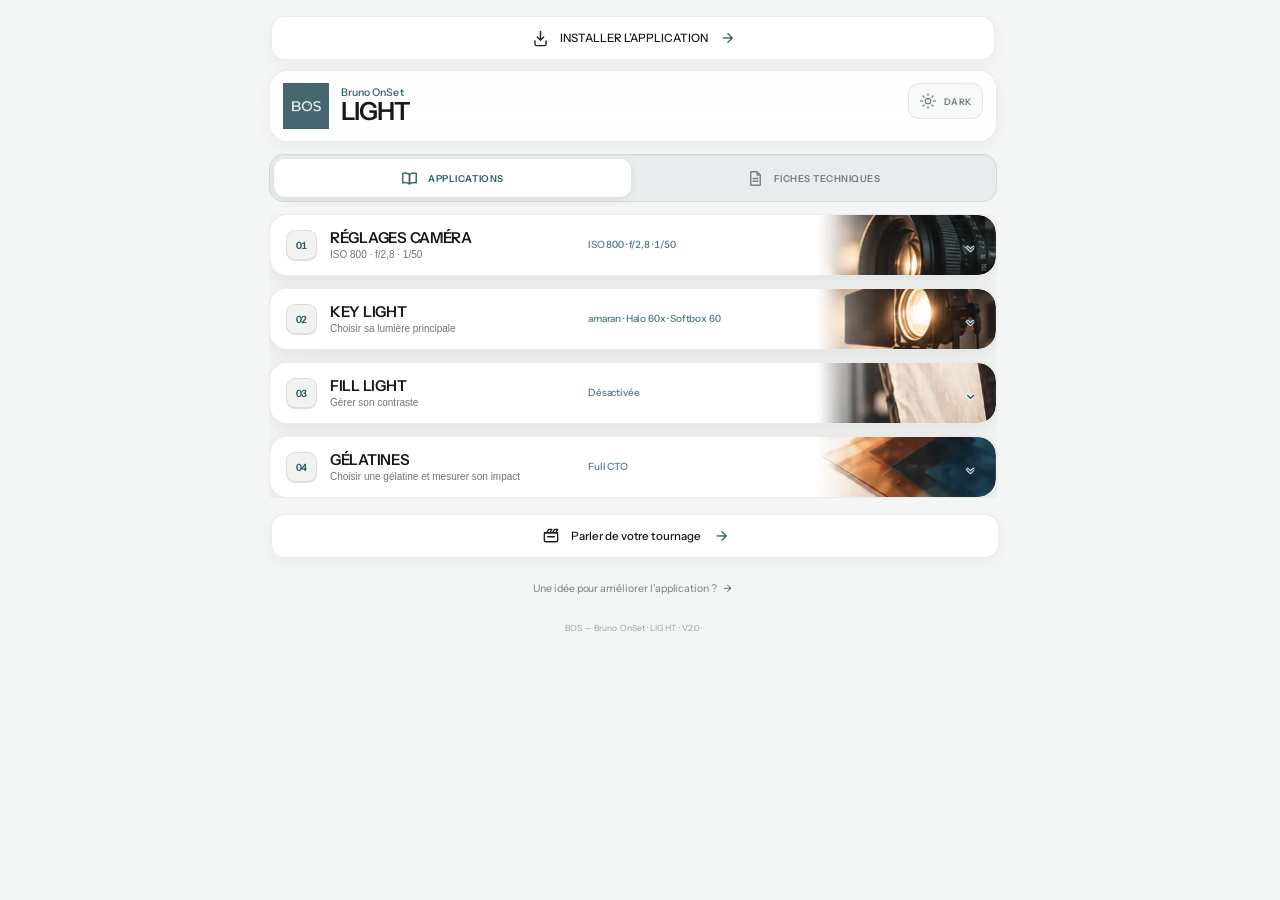
<file: index.html>
<!doctype html>
<html lang="fr">
<head>
  <meta charset="utf-8" />
  <meta name="viewport" content="width=device-width,initial-scale=1,viewport-fit=cover" />
  <meta name="theme-color" id="themeColor" content="#F4F5F5" />
  <meta name="apple-mobile-web-app-capable" content="yes" />
  <meta name="apple-mobile-web-app-status-bar-style" content="default" />
  <meta name="apple-mobile-web-app-title" content="BOS LIGHT" />
  <title>BOS — LIGHT</title>

  <link rel="manifest" href="manifest.webmanifest?v=2.1.0" />
  <link rel="icon" href="icons/icon-192.png" />
  <link rel="apple-touch-icon" href="icons/icon-192.png" />
  <link rel="preconnect" href="https://fonts.googleapis.com">
  <link rel="preconnect" href="https://fonts.gstatic.com" crossorigin>
  <link href="https://fonts.googleapis.com/css2?family=Instrument+Sans:wght@400;500;600;700&display=swap" rel="stylesheet">

  <link rel="stylesheet" href="style.css?v=2.1.0" />
  <link rel="stylesheet" href="continuous.css?v=2.1.0" />
  <link rel="stylesheet" href="light-design.css?v=20261012-clean14" />
  <link rel="stylesheet" href="light-bubbles.css?v=20261012-clean14" />
  <link rel="stylesheet" href="light-portable-paths.css?v=1.0.0" />
  <link rel="stylesheet" href="light-mobile-width-fix.css?v=1.0.1" />

  <style>
    .project-sheet-inner{padding:16px}
    .project-actions{margin-top:10px}
    .bos-brand-text{gap:2px!important;align-items:flex-start!important}
    .bos-header-name{
      display:block!important;
      color:var(--bos-accent)!important;
      font-size:10.5px!important;
      line-height:1!important;
      font-weight:500!important;
      letter-spacing:.01em!important;
    }
    .bos-header-app{
      display:block!important;
      margin-left:0!important;
      color:var(--bos-ink)!important;
      font-size:25px!important;
      line-height:.95!important;
      font-weight:600!important;
      letter-spacing:-.045em!important;
    }

    #installAppBtn,
    #applicationsModeBtn,
    #technicalModeBtn,
    #themeBtn,
    #projectContactBtn{
      display:flex!important;
      align-items:center!important;
      justify-content:center!important;
    }
    #installAppBtn{gap:10px!important}
    #applicationsModeBtn,#technicalModeBtn{gap:9px!important}
    #themeBtn{gap:7px!important}
    #projectContactBtn{gap:10px!important}

    #installAppBtn::before,
    #applicationsModeBtn::before,
    #technicalModeBtn::before,
    #themeBtn::before,
    #projectContactBtn::before{
      content:"";
      display:block;
      width:19px;
      height:19px;
      flex:0 0 19px;
      background-color:currentColor;
      -webkit-mask-repeat:no-repeat;
      -webkit-mask-position:center;
      -webkit-mask-size:contain;
      mask-repeat:no-repeat;
      mask-position:center;
      mask-size:contain;
      opacity:.96;
    }
    #installAppBtn::before{
      -webkit-mask-image:url("data:image/svg+xml,%3Csvg xmlns='http://www.w3.org/2000/svg' viewBox='0 0 24 24'%3E%3Cg fill='none' stroke='black' stroke-width='1.8' stroke-linecap='round' stroke-linejoin='round'%3E%3Cpath d='M12 3v11'/%3E%3Cpath d='m8 10 4 4 4-4'/%3E%3Cpath d='M5 15v4a2 2 0 0 0 2 2h10a2 2 0 0 0 2-2v-4'/%3E%3C/g%3E%3C/svg%3E");
      mask-image:url("data:image/svg+xml,%3Csvg xmlns='http://www.w3.org/2000/svg' viewBox='0 0 24 24'%3E%3Cg fill='none' stroke='black' stroke-width='1.8' stroke-linecap='round' stroke-linejoin='round'%3E%3Cpath d='M12 3v11'/%3E%3Cpath d='m8 10 4 4 4-4'/%3E%3Cpath d='M5 15v4a2 2 0 0 0 2 2h10a2 2 0 0 0 2-2v-4'/%3E%3C/g%3E%3C/svg%3E");
    }
    #applicationsModeBtn::before{
      -webkit-mask-image:url("data:image/svg+xml,%3Csvg xmlns='http://www.w3.org/2000/svg' viewBox='0 0 24 24'%3E%3Cg fill='none' stroke='black' stroke-width='1.8' stroke-linecap='round' stroke-linejoin='round'%3E%3Cpath d='M3.5 5.5c2.8-.9 5.7-.5 8.5 1.4v12c-2.8-1.9-5.7-2.3-8.5-1.4z'/%3E%3Cpath d='M20.5 5.5c-2.8-.9-5.7-.5-8.5 1.4v12c2.8-1.9 5.7-2.3 8.5-1.4z'/%3E%3C/g%3E%3C/svg%3E");
      mask-image:url("data:image/svg+xml,%3Csvg xmlns='http://www.w3.org/2000/svg' viewBox='0 0 24 24'%3E%3Cg fill='none' stroke='black' stroke-width='1.8' stroke-linecap='round' stroke-linejoin='round'%3E%3Cpath d='M3.5 5.5c2.8-.9 5.7-.5 8.5 1.4v12c-2.8-1.9-5.7-2.3-8.5-1.4z'/%3E%3Cpath d='M20.5 5.5c-2.8-.9-5.7-.5-8.5 1.4v12c2.8-1.9 5.7-2.3 8.5-1.4z'/%3E%3C/g%3E%3C/svg%3E");
    }
    #technicalModeBtn::before{
      -webkit-mask-image:url("data:image/svg+xml,%3Csvg xmlns='http://www.w3.org/2000/svg' viewBox='0 0 24 24'%3E%3Cg fill='none' stroke='black' stroke-width='1.8' stroke-linecap='round' stroke-linejoin='round'%3E%3Cpath d='M6 3.5h8l4 4V20.5H6z'/%3E%3Cpath d='M14 3.5v4h4'/%3E%3Cpath d='M9 12h6M9 15.5h6'/%3E%3C/g%3E%3C/svg%3E");
      mask-image:url("data:image/svg+xml,%3Csvg xmlns='http://www.w3.org/2000/svg' viewBox='0 0 24 24'%3E%3Cg fill='none' stroke='black' stroke-width='1.8' stroke-linecap='round' stroke-linejoin='round'%3E%3Cpath d='M6 3.5h8l4 4V20.5H6z'/%3E%3Cpath d='M14 3.5v4h4'/%3E%3Cpath d='M9 12h6M9 15.5h6'/%3E%3C/g%3E%3C/svg%3E");
    }
    #themeBtn::before{
      width:18px;
      height:18px;
      flex-basis:18px;
      -webkit-mask-image:url("data:image/svg+xml,%3Csvg xmlns='http://www.w3.org/2000/svg' viewBox='0 0 24 24'%3E%3Cg fill='none' stroke='black' stroke-width='1.7' stroke-linecap='round'%3E%3Ccircle cx='12' cy='12' r='3.6'/%3E%3Cpath d='M12 2.5v2M12 19.5v2M2.5 12h2M19.5 12h2M5.3 5.3l1.4 1.4M17.3 17.3l1.4 1.4M18.7 5.3l-1.4 1.4M6.7 17.3l-1.4 1.4'/%3E%3C/g%3E%3C/svg%3E");
      mask-image:url("data:image/svg+xml,%3Csvg xmlns='http://www.w3.org/2000/svg' viewBox='0 0 24 24'%3E%3Cg fill='none' stroke='black' stroke-width='1.7' stroke-linecap='round'%3E%3Ccircle cx='12' cy='12' r='3.6'/%3E%3Cpath d='M12 2.5v2M12 19.5v2M2.5 12h2M19.5 12h2M5.3 5.3l1.4 1.4M17.3 17.3l1.4 1.4M18.7 5.3l-1.4 1.4M6.7 17.3l-1.4 1.4'/%3E%3C/g%3E%3C/svg%3E");
    }
    #projectContactBtn::before{
      width:20px;
      height:20px;
      flex-basis:20px;
      -webkit-mask-image:url("data:image/svg+xml,%3Csvg xmlns='http://www.w3.org/2000/svg' viewBox='0 0 24 24'%3E%3Cg fill='none' stroke='black' stroke-width='1.7' stroke-linecap='round' stroke-linejoin='round'%3E%3Crect x='4' y='8' width='16' height='11' rx='1.8'/%3E%3Cpath d='M4 8h16M7 8l2.3-4H13l-2.3 4M14 8l2.3-4H20l-2.3 4M8 13h8'/%3E%3C/g%3E%3C/svg%3E");
      mask-image:url("data:image/svg+xml,%3Csvg xmlns='http://www.w3.org/2000/svg' viewBox='0 0 24 24'%3E%3Cg fill='none' stroke='black' stroke-width='1.7' stroke-linecap='round' stroke-linejoin='round'%3E%3Crect x='4' y='8' width='16' height='11' rx='1.8'/%3E%3Cpath d='M4 8h16M7 8l2.3-4H13l-2.3 4M14 8l2.3-4H20l-2.3 4M8 13h8'/%3E%3C/g%3E%3C/svg%3E");
    }

    @media(max-width:520px){
      .project-sheet-inner{padding:14px}
      .bos-header-name{font-size:10px!important}
      .bos-header-app{font-size:23px!important}
      #installAppBtn::before,
      #applicationsModeBtn::before,
      #technicalModeBtn::before{width:17px;height:17px;flex-basis:17px}
      #projectContactBtn::before{width:18px;height:18px;flex-basis:18px}
    }
  </style>
</head>
<body>
  <main class="shell">
    <section class="install-app-row" id="installAppRow" hidden aria-label="Installer LIGHT">
      <button class="install-app-btn" id="installAppBtn" type="button">INSTALLER L’APPLICATION <span aria-hidden="true">→</span></button>
    </section>

    <header class="topbar cardlike">
      <div class="top-inner bos-top-inner">
        <div class="bos-brand-lockup" aria-label="Bruno OnSet LIGHT">
          <img class="bos-header-logo" src="assets/logo-bos-header.jpg" alt="Logo Bruno OnSet">
          <div class="bos-brand-text">
            <span class="bos-header-name">Bruno OnSet</span>
            <span class="bos-header-app">LIGHT</span>
          </div>
        </div>
        <div class="top-actions bos-top-actions">
          <button class="mode-btn" id="themeBtn" aria-label="Changer de thème" title="Thème">DARK</button>
        </div>
      </div>
    </header>

    <div class="mode-switch light-section-switch" role="group" aria-label="Type de contenu LIGHT">
      <button class="mode-choice active" id="applicationsModeBtn" type="button" aria-pressed="true">APPLICATIONS</button>
      <button class="mode-choice" id="technicalModeBtn" type="button" aria-pressed="false">FICHES TECHNIQUES</button>
    </div>

    <section class="continuous-tools light-only-tools" aria-label="LIGHT">
      <iframe class="tool-frame" id="lightFrame" title="LIGHT" src="modules/light/?embed=1&v=2.1.2" scrolling="no"></iframe>
    </section>

    <section class="project-contact project-contact-top" aria-label="Contact professionnel">
      <button class="project-contact-btn" id="projectContactBtn" type="button">Parler de votre tournage <span aria-hidden="true">→</span></button>
    </section>

    <div class="feedback-contact">
      <a class="feedback-contact-link" href="mailto:brunoguillardcontact@gmail.com?subject=Suggestion%20%E2%80%94%20BOS%20LIGHT&body=Bonjour%20Bruno%2C%0A%0AJ%E2%80%99ai%20une%20id%C3%A9e%20pour%20am%C3%A9liorer%20BOS%20LIGHT%20%3A%0A%0A">Une idée pour améliorer l’application ? <span aria-hidden="true">→</span></a>
    </div>
    <footer class="footer">BOS — Bruno OnSet · LIGHT · V2.0</footer>
  </main>

  <dialog id="installDialog" class="sheet install-sheet">
    <form method="dialog" class="sheet-inner install-sheet-inner">
      <div class="sheet-head"><div><strong>Installer LIGHT</strong><small id="installHelpText">Ajoutez l’application à votre écran d’accueil.</small></div><button value="close" class="iconbtn" aria-label="Fermer">×</button></div>
      <div class="install-help" id="installHelpBody"></div>
      <div class="sheet-actions"><button value="close" class="primary">Compris</button></div>
    </form>
  </dialog>

  <dialog id="projectDialog" class="sheet project-sheet">
    <form method="dialog" class="sheet-inner project-sheet-inner">
      <div class="project-sheet-head"><div><span class="project-kicker">BRUNO ONSET</span></div><button class="project-close" value="close" aria-label="Fermer">×</button></div>
      <div class="project-actions">
        <a class="project-email-btn" href="mailto:brunoguillardcontact@gmail.com?subject=Projet%20de%20tournage%20%E2%80%94%20Bruno%20OnSet&body=Bonjour%20Bruno%2C%0A%0AJe%20vous%20contacte%20depuis%20Bruno%20OnSet.%0A%0A">Écrire à Bruno <span aria-hidden="true">→</span></a>
        <div class="project-secondary-links"><a class="project-secondary-link" href="https://wa.me/33679979111?text=Bonjour%20Bruno%2C%0A%0AJe%20vous%20contacte%20depuis%20Bruno%20OnSet.%0A%0A" target="_blank" rel="noopener noreferrer">WhatsApp</a><span aria-hidden="true">·</span><a class="project-secondary-link" href="https://brunoguillard.com" target="_blank" rel="noopener noreferrer">BrunoGuillard.com</a></div>
      </div>
    </form>
  </dialog>

  <script src="bos-paths.js?v=1.0.0"></script>
  <script src="light-host.js?v=2.1.1"></script>
  <script src="light-falloff-bridge.js?v=2.0.0"></script>
  <script src="light-shadow-images.js?v=2.1.0"></script>
  <script src="light-technical-card-shell.js?v=4.2.0"></script>
  <script src="light-dialog-position.js?v=1.0.0"></script>
  <script src="light-height-authority.js?v=1.0.3"></script>
  <script src="light-mobile-falloff-guard.js?v=1.0.0"></script>
</body>
</html>
</file>
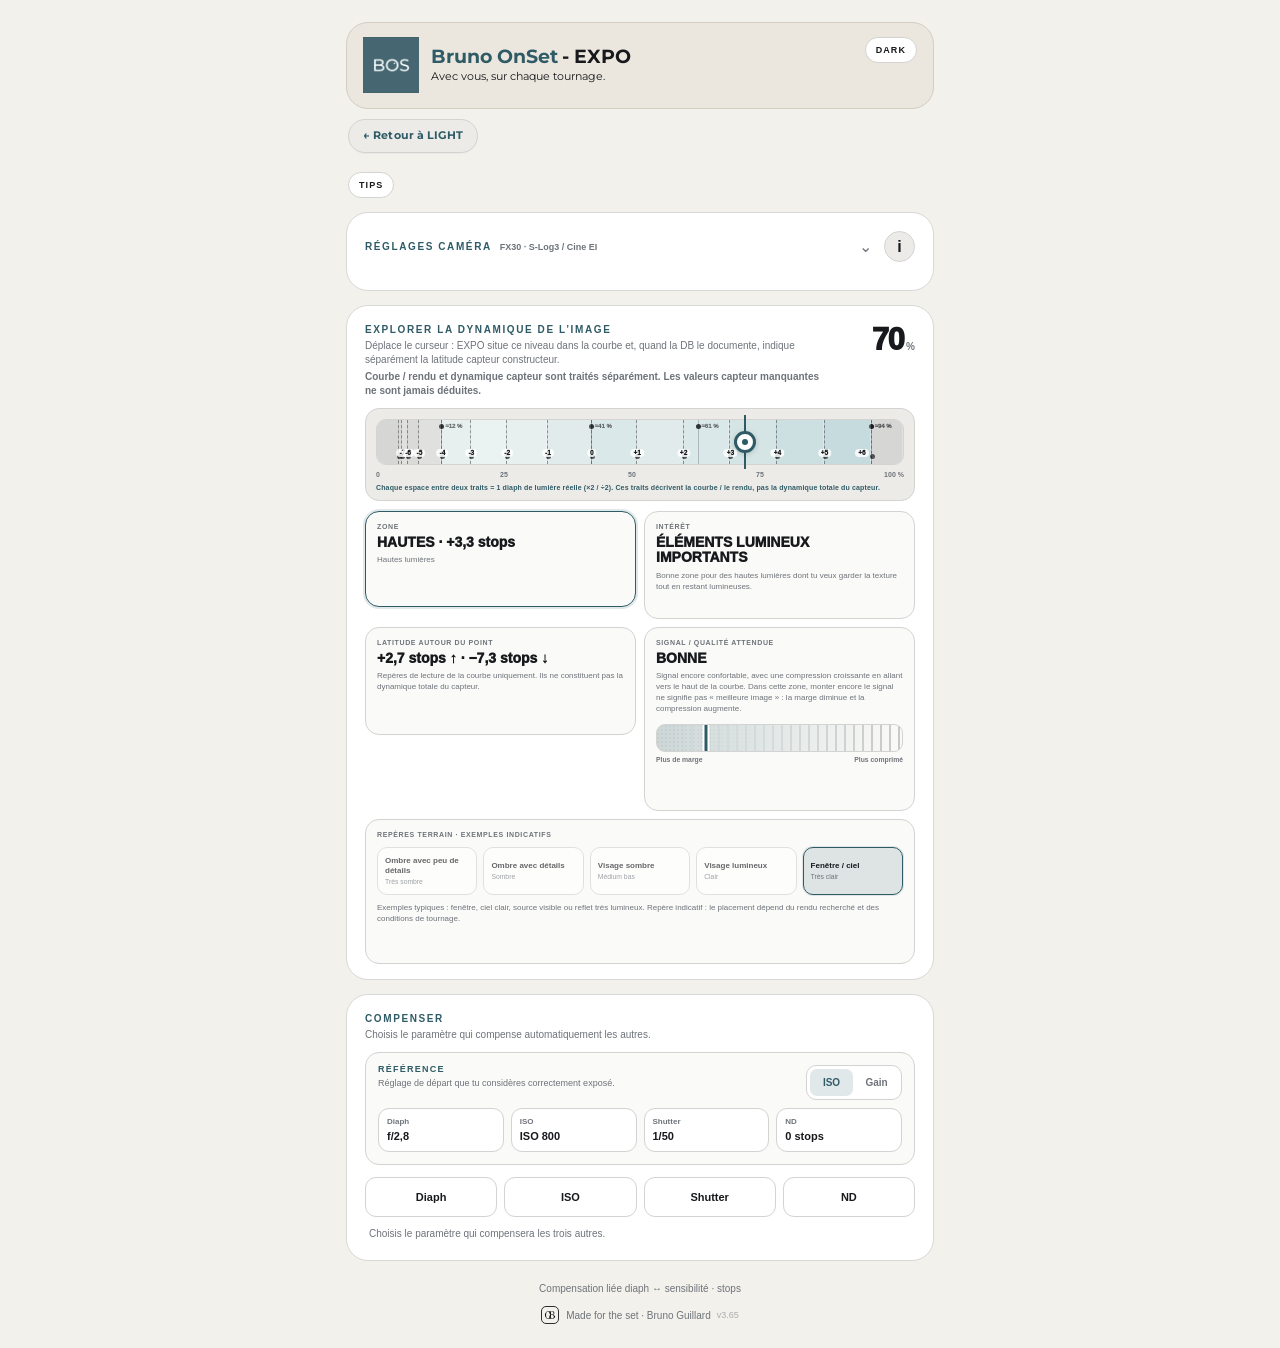
<file: modules/expo/index.html>
<!doctype html>
<html lang="fr">
<head>
  <meta charset="utf-8" />
  <meta name="viewport" content="width=device-width, initial-scale=1, viewport-fit=cover" />
  <meta name="theme-color" id="themeColor" content="#F3F1EC" />
  <meta name="apple-mobile-web-app-capable" content="yes" />
  <meta name="apple-mobile-web-app-status-bar-style" content="black-translucent" />
  <meta name="apple-mobile-web-app-title" content="EXPO · BOS" />
  <title>BOS — LIGHT · EXPO</title>
  <link rel="preconnect" href="https://fonts.googleapis.com">
  <link rel="preconnect" href="https://fonts.gstatic.com" crossorigin>
  <link href="https://fonts.googleapis.com/css2?family=Montserrat:wght@400;700&display=swap" rel="stylesheet">
  <link rel="stylesheet" href="style.css?v=3.65-light1" />
  <link rel="stylesheet" href="expo-solo.css?v=3" />
</head>
<body>
  <main class="app" id="mainApp">
    <header class="topbar">
      <div class="bos-top-inner">
        <div class="bos-brand-lockup" aria-label="Bruno OnSet">
          <img class="bos-header-logo" src="assets/logo-bos-header.jpg" alt="Logo Bruno OnSet">
          <div class="bos-brand-text">
            <span class="bos-header-name">Bruno OnSet<span class="bos-header-app">- EXPO</span></span>
            <span class="bos-header-tagline">Avec vous, sur chaque tournage.</span>
          </div>
        </div>
        <div class="bos-top-actions">
          <button class="mode-btn" id="themeToggle" type="button" aria-label="Changer de thème">DARK</button>
        </div>
      </div>
    </header>

    <section class="dof-bos-return-row" aria-label="Retour à LIGHT" data-bos-return>
      <a class="dof-bos-return-link" id="bosBackBtn" href="../../">← Retour à LIGHT</a>
    </section>

    <div class="utility-row">
      <button class="utility-link" id="tipsBtn" type="button">TIPS</button>
    </div>

    <section class="panel method-panel collapsed" id="cameraSettingsPanel">
      <div class="panel-head compact-head collapsible-head">
        <button type="button" class="collapse-toggle" id="cameraSettingsToggle" aria-expanded="false" aria-controls="cameraSettingsContent">
          <span class="camera-collapse-title"><span class="panel-kicker">RÉGLAGES CAMÉRA</span><strong id="cameraSettingsSummary">Sony FX30</strong></span>
          <span class="collapse-chevron" aria-hidden="true">⌄</span>
        </button>
        <button class="info" id="infoBtn" aria-label="Informations">i</button>
      </div>

      <div class="method-content" id="cameraSettingsContent" hidden>
        <div class="camera-row">
          <span class="method-label">Marque</span>
          <div class="chips mode-chips brand-chips" id="cameraBrandMode"></div>
          <span class="method-label camera-model-label">Caméra</span>
          <div class="camera-select-wrap">
            <select class="camera-select" id="cameraMode" aria-label="Choisir la caméra"></select>
          </div>
        </div>

        <div class="method-compact-grid method-profile-grid">
          <div class="method-compact-item">
            <span class="method-label">Gamma</span>
            <div class="chips mode-chips" id="gammaMode"></div>
          </div>

          <div class="method-compact-item hidden" aria-hidden="true">
            <span class="method-label">Sensibilité</span>
            <div class="chips mode-chips" id="sensitivityMode">
              <button class="active" data-value="iso">ISO</button>
              <button data-value="gain">Gain</button>
            </div>
          </div>
        </div>

        <div class="gain-base-row hidden" id="gainBaseRow" aria-hidden="true">
          <span class="method-label">Base gain</span>
          <div class="chips mode-chips gain-base-chips" id="gainBaseMode"></div>
          <span class="gain-base-help" id="gainBaseHelp">0 dB = base native sélectionnée</span>
        </div>

        <div class="base-iso-note" id="baseIsoNote">
          <span class="base-dot"></span>
          <span>ISO natifs / Lo-Hi : 800 / 2 500</span>
        </div>

        <div class="method-compact-grid method-exposure-grid single-method-row hidden" aria-hidden="true">
          <div class="method-compact-item">
            <span class="method-label">Shutter</span>
            <div class="chips mode-chips" id="shutterMode">
              <button class="active" data-value="speed">Vitesse</button>
              <button data-value="angle">Angle</button>
            </div>
          </div>
        </div>

        <div class="fps-row hidden" id="fpsRow" aria-hidden="true">
          <div class="label-row compact-label-row">
            <span class="method-label">Cadence</span>
            <span class="unit">fps · nécessaire avec un shutter en angle</span>
          </div>
          <button type="button" class="value-select compact-select" data-picker-target="fps" id="fpsSelect">25 fps <span>⌄</span></button>
        </div>
      </div>
    </section>

    <div id="exposeSupported" class="expo-quick-stack">


      <section class="panel quick-tool-panel read-tool-panel waveform-explorer-panel" id="readToolPanel" data-default-open="true">
        <div class="quick-inline-head waveform-explorer-head">
          <div><div class="panel-kicker">EXPLORER LA DYNAMIQUE DE L’IMAGE</div><div class="panel-subtitle">Déplace le curseur : EXPO situe ce niveau dans la courbe et, quand la DB le documente, indique séparément la latitude capteur constructeur.</div><div class="explorer-native-note">Courbe / rendu et dynamique capteur sont traités séparément. Les valeurs capteur manquantes ne sont jamais déduites.</div></div>
          <div class="waveform-explorer-value"><strong id="quickReadValue">70</strong><span>%</span></div>
        </div>

        <div class="waveform-explorer-shell" aria-label="Curseur de lecture du waveform de 0 à 100 %">
          <div class="waveform-explorer-scale" id="quickWaveformScale" role="slider" tabindex="0" aria-label="Niveau du signal sur le waveform" aria-valuemin="0" aria-valuemax="100" aria-valuenow="70" aria-valuetext="70 pour cent">
            <div class="quick-waveform-segments" id="quickWaveformSegments"></div>
            <div class="waveform-stop-bands" id="quickWaveformStopBands"></div>
            <div class="quick-waveform-markers" id="quickWaveformMarkers"></div>
            <div class="waveform-stop-ticks" id="quickWaveformStops"></div>
            <div class="waveform-explorer-cursor" id="quickWaveformCursor"><span></span></div>
          </div>
          <div class="quick-waveform-axis"><span>0</span><span>25</span><span>50</span><span>75</span><span>100 %</span></div>
          <div class="waveform-stop-help" id="quickWaveformStopHelp">—</div>
          <input id="quickReadSlider" class="waveform-explorer-slider" type="range" min="0" max="100" step="1" value="70" hidden aria-hidden="true" tabindex="-1">
        </div>

        <div class="waveform-explorer-summary">
          <div class="waveform-explorer-zone"><span>ZONE</span><strong id="quickReadAnswer">—</strong><small id="quickReadText">—</small></div>
          <div class="waveform-explorer-info"><span>INTÉRÊT</span><strong id="quickReadUseTitle">—</strong><small id="quickReadUseText">—</small></div>
          <div class="waveform-explorer-info"><span>LATITUDE AUTOUR DU POINT</span><strong id="quickReadLatitude">—</strong><small id="quickReadLatitudeText">—</small></div>
          <div class="waveform-explorer-info signal-quality-card"><span>SIGNAL / QUALITÉ ATTENDUE</span><strong id="quickReadQuality">—</strong><small id="quickReadQualityText">—</small>
            <div class="signal-quality-visual" id="quickReadQualityVisual" aria-hidden="true"><div class="signal-quality-noise"></div><div class="signal-quality-compression"></div><i id="quickReadQualityCursor"></i></div>
            <div class="signal-quality-labels"><span id="quickReadQualityLeft">Plus fragile</span><span id="quickReadQualityRight">Plus propre</span></div>
          </div>
          <div class="waveform-explorer-info terrain-examples-card">
            <span>REPÈRES TERRAIN · EXEMPLES INDICATIFS</span>
            <div class="terrain-example-strip" id="quickReadTerrainExamples" aria-label="Choisir directement un repère de placement du waveform">
              <button type="button" data-terrain="shadow-low"><b>Ombre avec peu de détails</b><small>Très sombre</small></button>
              <button type="button" data-terrain="shadow-detail"><b>Ombre avec détails</b><small>Sombre</small></button>
              <button type="button" data-terrain="dark-face"><b>Visage sombre</b><small>Médium bas</small></button>
              <button type="button" data-terrain="bright-face"><b>Visage lumineux</b><small>Clair</small></button>
              <button type="button" data-terrain="window"><b>Fenêtre / ciel</b><small>Très clair</small></button>
            </div>
            <small class="terrain-examples-note" id="quickReadTerrainNote">Exemples de placement possibles, pas des valeurs d’exposition imposées.</small>
          </div>
        </div>
      </section>


    </div>

    <section class="panel expose-unsupported hidden" id="exposeUnsupported">Cette courbe n’est pas encore renseignée de façon suffisamment fiable pour ces outils. EXPO préfère ne rien extrapoler.</section>

    <section class="panel simple-expo-panel expo-solo-panel" id="simpleExpoPanel" data-default-open="true">
      <div class="compact-section-head simple-expo-head">
        <div>
          <div class="panel-kicker">COMPENSER</div>
          <div class="panel-subtitle">Choisis le paramètre qui compense automatiquement les autres.</div>
        </div>
        <button class="small-action" id="simpleResetBtn" type="button">RESET</button>
      </div>


      <div class="compensate-limits-block" hidden aria-hidden="true">
        <div class="simple-section-kicker">LIMITES DE COMPENSATION</div>
        <div class="simple-section-note">EXPO ne proposera pas de valeur en dehors de ces limites.</div>


        <div class="iso-limits camera-limits-grid compenser-limits-grid" id="cameraLimitsBlock">
          <label class="iso-limit-field">
            <span id="isoMinLabel">ISO MIN</span>
            <select id="isoMinSelect" aria-label="ISO minimum"></select>
          </label>
          <label class="iso-limit-field">
            <span id="isoMaxLabel">ISO MAX</span>
            <select id="isoMaxSelect" aria-label="ISO maximum"></select>
          </label>
          <label class="iso-limit-field">
            <span>DIAPH MIN</span>
            <select id="apertureMinSelect" aria-label="Diaphragme minimum"></select>
          </label>
          <label class="iso-limit-field">
            <span>DIAPH MAX</span>
            <select id="apertureMaxSelect" aria-label="Diaphragme maximum"></select>
          </label>
        </div>
        <div class="iso-limit-help compenser-limit-help" id="isoLimitHelp">ISO MIN reprend la base native de la caméra. Les limites ISO et diaph restent modifiables.</div>
      </div>

      <div class="simple-reference-block situation-one-block">
        <div class="simple-reference-head situation-one-head">
          <div class="situation-one-title">
            <div class="simple-section-kicker">RÉFÉRENCE</div>
            <div class="simple-section-note">Réglage de départ que tu considères correctement exposé.</div>
          </div>
          <div class="expo-solo-unit-switch" role="group" aria-label="Afficher la sensibilité en ISO ou en Gain">
            <button type="button" class="expo-solo-unit-choice is-active" data-solo-unit="iso" aria-pressed="true">ISO</button>
            <button type="button" class="expo-solo-unit-choice" data-solo-unit="gain" aria-pressed="false">Gain</button>
          </div>
        </div>
        <div class="simple-reference-grid">
          <button type="button" class="simple-reference-value" data-picker-target="refAperture" id="simpleRefAperture"><span>Diaph</span><strong>f/2,8</strong></button>
          <button type="button" class="simple-reference-value" data-picker-target="refIso" id="simpleRefIso"><span>ISO</span><strong>ISO 800</strong></button>
          <button type="button" class="simple-reference-value" data-picker-target="refShutter" id="simpleRefShutter"><span>Shutter</span><strong>1/50</strong></button>
          <button type="button" class="simple-reference-value" data-picker-target="refNd" id="simpleRefNd"><span>ND</span><strong>0 stop · ND1 · 0,0</strong></button>
        </div>
      </div>

      <div class="expo-solo-controls" role="group" aria-label="Paramètre de compensation automatique">
        <button type="button" class="expo-solo-choice" data-solo-auto="aperture" aria-pressed="false">Diaph</button>
        <button type="button" class="expo-solo-choice" data-solo-auto="iso" aria-pressed="false">ISO</button>
        <button type="button" class="expo-solo-choice" data-solo-auto="shutter" aria-pressed="false">Shutter</button>
        <button type="button" class="expo-solo-choice" data-solo-auto="nd" aria-pressed="false">ND</button>
      </div>
      <div class="simple-calc-summary expo-solo-status" id="simpleCalcSummary" role="status" aria-live="polite">Sélectionne la valeur qui compensera les trois autres.</div>

      <div class="simple-reference-block simple-calc-block" hidden aria-hidden="true">
        <div class="simple-reference-head">
          <div>
            <div class="simple-section-kicker">CALCUL</div>
            <div class="simple-section-note">Réglage actif : modifie un paramètre, les autres compensent automatiquement.</div>
          </div>
          <button class="small-action" id="simpleCalcResetBtn" type="button">= RÉF.</button>
        </div>
        <div class="simple-calc-grid">
          <div class="simple-calc-item">
            <button type="button" class="simple-lock-btn" data-simple-lock="aperture" aria-label="Verrouiller le diaph" title="Verrouiller le diaph">
              <svg class="lock-open" viewBox="0 0 24 24" aria-hidden="true"><path d="M7 10V7a5 5 0 0 1 9.2-2.7"/><rect x="5" y="10" width="14" height="10" rx="2"/></svg>
              <svg class="lock-closed" viewBox="0 0 24 24" aria-hidden="true"><path d="M8 10V7a4 4 0 0 1 8 0v3"/><rect x="5" y="10" width="14" height="10" rx="2"/></svg>
            </button>
            <button type="button" class="simple-reference-value" data-picker-target="newAperture" id="simpleApertureSelect"><span>Diaph</span><strong>f/2,8</strong></button>
          </div>
          <div class="simple-calc-item">
            <button type="button" class="simple-lock-btn" data-simple-lock="iso" aria-label="Verrouiller l’ISO" title="Verrouiller l’ISO">
              <svg class="lock-open" viewBox="0 0 24 24" aria-hidden="true"><path d="M7 10V7a5 5 0 0 1 9.2-2.7"/><rect x="5" y="10" width="14" height="10" rx="2"/></svg>
              <svg class="lock-closed" viewBox="0 0 24 24" aria-hidden="true"><path d="M8 10V7a4 4 0 0 1 8 0v3"/><rect x="5" y="10" width="14" height="10" rx="2"/></svg>
            </button>
            <button type="button" class="simple-reference-value" data-picker-target="newIso" id="simpleIsoSelect"><span>ISO</span><strong>ISO 800</strong></button>
          </div>
          <div class="simple-calc-item">
            <button type="button" class="simple-lock-btn" data-simple-lock="shutter" aria-label="Verrouiller le shutter" title="Verrouiller le shutter">
              <svg class="lock-open" viewBox="0 0 24 24" aria-hidden="true"><path d="M7 10V7a5 5 0 0 1 9.2-2.7"/><rect x="5" y="10" width="14" height="10" rx="2"/></svg>
              <svg class="lock-closed" viewBox="0 0 24 24" aria-hidden="true"><path d="M8 10V7a4 4 0 0 1 8 0v3"/><rect x="5" y="10" width="14" height="10" rx="2"/></svg>
            </button>
            <button type="button" class="simple-reference-value" data-picker-target="newShutter" id="simpleShutterSelect"><span>Shutter</span><strong>1/50</strong></button>
          </div>
          <div class="simple-calc-item">
            <button type="button" class="simple-lock-btn" data-simple-lock="nd" aria-label="Verrouiller le ND" title="Verrouiller le ND">
              <svg class="lock-open" viewBox="0 0 24 24" aria-hidden="true"><path d="M7 10V7a5 5 0 0 1 9.2-2.7"/><rect x="5" y="10" width="14" height="10" rx="2"/></svg>
              <svg class="lock-closed" viewBox="0 0 24 24" aria-hidden="true"><path d="M8 10V7a4 4 0 0 1 8 0v3"/><rect x="5" y="10" width="14" height="10" rx="2"/></svg>
            </button>
            <button type="button" class="simple-reference-value" data-picker-target="newNd" id="simpleNdSelect"><span>ND</span><strong>0 stop · ND1 · 0,0</strong></button>
          </div>
        </div>
      </div>

      <div class="simple-priority-note" id="simplePriorityNote">Assombrir : Diaph ↑ → ISO ↓ → ND ↑ → Shutter · Éclaircir : Diaph ↓ → ND ↓ → ISO ↑ → Shutter.</div>

    </section>

    <section class="panel exposure-workflow-panel">
      <div class="compact-section-head">
        <div>
          <div class="panel-kicker">RÉFÉRENCE</div>
          <div class="panel-subtitle">Ton exposition de départ</div>
        </div>
        <button class="small-action" id="resetBtn" type="button">RESET</button>
      </div>

      <div class="reference-grid expo-compact-grid">
        <div class="ref-field">
          <div class="label-row"><label>Ouverture</label><span class="unit">f/</span></div>
          <input id="refAperture" type="hidden" value="2.8" />
          <button type="button" class="value-select" data-picker-target="refAperture" id="refApertureSelect">f/2,8 <span>⌄</span></button>
        </div>
        <div class="ref-field">
          <div class="label-row"><label id="refSensitivityLabel">ISO</label><span class="unit" id="refSensitivityUnit">sensibilité</span></div>
          <input id="refIso" type="hidden" value="800" />
          <button type="button" class="value-select" data-picker-target="refIso" id="refSensitivitySelect">ISO 800 <span>⌄</span></button>
        </div>
        <div class="ref-field">
          <div class="label-row"><label>Shutter</label><span class="unit" id="refShutterUnit">1/x s</span></div>
          <input id="refShutter" type="hidden" value="50" />
          <button type="button" class="value-select" data-picker-target="refShutter" id="refShutterSelect">1/50 s <span>⌄</span></button>
          <div class="shutter-equiv" id="refShutterEquiv">180° à 25 fps</div>
        </div>
        <div class="ref-field">
          <div class="label-row"><label>ND</label><span class="unit">stops</span></div>
          <input id="refNd" type="hidden" value="0" />
          <button type="button" class="value-select" data-picker-target="refNd" id="refNdSelect">0 stop <span>⌄</span></button>
        </div>
      </div>

      <div class="workflow-divider"></div>

      <div class="compact-section-head new-setting-head">
        <div>
          <div class="panel-kicker">NOUVEAU RÉGLAGE</div>
          <div class="panel-subtitle">Le paramètre MANUEL pilote la compensation AUTO.</div>
        </div>
        <button class="small-action" id="copyRefBtn" type="button">= RÉF.</button>
      </div>

      <div class="new-setting-grid expo-compact-grid">
        <div class="compact-linked-field linked-card" id="apertureCard">
          <div class="linked-card-head">
            <div><span class="linked-label">OUVERTURE</span><span class="linked-unit">f/ ou T</span></div>
            <span class="mode-badge manual" id="apertureBadge">MANUEL</span>
          </div>
          <input id="newAperture" type="hidden" value="4" />
          <button type="button" class="value-select" data-picker-target="newAperture" id="newApertureSelect">f/4 <span>⌄</span></button>
        </div>

        <div class="compact-linked-field linked-card auto-card" id="sensitivityCard">
          <div class="linked-card-head">
            <div><span class="linked-label" id="newSensitivityLabel">ISO</span><span class="linked-unit" id="newSensitivityUnit">compensation</span></div>
            <span class="mode-badge auto" id="sensitivityBadge">AUTO</span>
          </div>
          <input id="newIso" type="hidden" value="1600" />
          <button type="button" class="value-select" data-picker-target="newIso" id="newSensitivitySelect">ISO 1600 <span>⌄</span></button>
        </div>

        <div class="compact-linked-field">
          <div class="label-row"><label>Shutter</label><span class="unit" id="newShutterUnit">1/x s</span></div>
          <input id="newShutter" type="hidden" value="50" />
          <button type="button" class="value-select" data-picker-target="newShutter" id="newShutterSelect">1/50 s <span>⌄</span></button>
          <div class="shutter-equiv" id="newShutterEquiv">180° à 25 fps</div>
        </div>

        <div class="compact-linked-field">
          <div class="label-row"><label>ND</label><span class="unit">stops</span></div>
          <input id="newNd" type="hidden" value="0" />
          <button type="button" class="value-select" data-picker-target="newNd" id="newNdSelect">0 stop <span>⌄</span></button>
        </div>
      </div>

      <div class="equiv-message" id="equivMessage">f/4 → ISO 1600 pour conserver l’exposition.</div>
    </section>

    <section class="panel compact-compensation-panel">
      <div class="compensation-topline">
        <div>
          <div class="panel-kicker">COMPENSATION</div>
          <div class="result-state compact-state" id="resultState">EXPOSITION ÉQUIVALENTE</div>
        </div>
        <div class="result-value compact-result-value" id="resultValue">ISO 1600</div>
      </div>
      <div class="result-detail compact-result-detail" id="resultDetail">f/2,8 → f/4 : −1 stop · ISO 800 → 1600 : +1 stop</div>
      <div class="compensation-strip">
        <span>Ouverture <b id="quickAperture">−1,0 stop</b></span>
        <span><i id="quickSensitivityLabel">ISO</i> <b id="quickIso">+1,0 stop</b></span>
        <span>Shutter <b id="quickShutter">0,0 stop</b></span>
        <span>ND <b id="quickNd">0,0 stop</b></span>
      </div>
    </section>

    <section class="panel camera-ref-panel" id="cameraRefPanel">
      <div class="compact-section-head">
        <div>
          <div class="panel-kicker">RÉFÉRENCES CAMÉRA</div>
          <div class="panel-subtitle">Les repères essentiels du profil sélectionné.</div>
        </div>
      </div>
      <div class="camera-ref-grid">
        <div><span>PROFIL</span><strong id="refProfileName">—</strong></div>
        <div><span>BASE ISO / EI</span><strong id="refBaseValues">—</strong></div>
        <div><span>GRIS 18 %</span><strong id="refGreyValue">—</strong></div>
        <div><span>BLANC 90 %</span><strong id="refWhiteValue">—</strong></div>
      </div>
      <div class="camera-ref-note" id="cameraRefNote">—</div>
    </section>

    <footer>
      <div class="technical-footer">Compensation liée diaph ↔ sensibilité · stops</div>
      <div class="signature">
        <a class="footer-brand-link" href="https://www.brunoguillard.com/" target="_blank" rel="noopener noreferrer">
          <img class="footer-logo" src="logo-bruno-guillard.png" alt="" />
          <span>Made for the set · Bruno Guillard</span>
        </a>
        <span class="app-version">v3.65</span>
      </div>
    </footer>
  </main>

  <section class="tips-page" id="tipsPage" hidden>
    <div class="tips-topbar">
      <button class="back-btn" id="tipsBackBtn" type="button">← EXPO</button>
      <div class="tips-title-wrap">
        <div class="tips-kicker">BRUNO ONSET</div>
        <h2>TIPS</h2>
      </div>
    </div>

    <div class="tips-intro">Les repères utiles pour comprendre les équivalences d’exposition sans confondre lumière, réglage caméra et rendu.</div>

    <article class="tip-card">
      <div class="tip-number">01</div>
      <div>
        <h3>Le stop</h3>
        <p>Un stop correspond à un facteur 2 de lumière ou de niveau d’exposition.</p>
        <p><strong>+1 stop</strong> = deux fois plus ; <strong>−1 stop</strong> = deux fois moins.</p>
      </div>
    </article>

    <article class="tip-card">
      <div class="tip-number">02</div>
      <div>
        <h3>f-stop et T-stop</h3>
        <p>Le f-stop décrit l’ouverture de l’objectif. Le T-stop tient compte de la lumière réellement transmise par l’optique.</p>
        
        <div class="tip-note">Pour l’exposition sur un objectif cinéma, le T-stop est le repère le plus directement lié à la transmission réelle.</div>
      </div>
    </article>

    <article class="tip-card">
      <div class="tip-number">03</div>
      <div>
        <h3>ISO, EI et Gain</h3>
        <p>En mode ISO, doubler la valeur correspond à <strong>+1 stop</strong> dans une équivalence d’exposition.</p>
        <p>En mode Gain, l’app utilise le repère <strong>+6 dB = +1 stop</strong>. Les boutons fins déplacent le gain de 1 dB, soit environ 1/6 de stop. Deux pas de 1 dB correspondent donc à environ 1/3 de stop.</p>
        <div class="tip-note">Quand la base BOS renseigne les ISO natifs, EXPO exprime le gain relativement à la base native active : <strong>0 dB = cette base</strong>. Sur une caméra dual/multi-base, tu peux changer de base sans changer l’exposition équivalente.</div>
      </div>
    </article>

    <article class="tip-card">
      <div class="tip-number">04</div>
      <div>
        <h3>Shutter : vitesse et angle</h3>
        <p>Passer de 1/50 s à 1/100 s retire <strong>1 stop</strong>. Doubler le temps d’exposition ajoute 1 stop.</p>
        <p>Avec un shutter en angle, le temps d’exposition dépend de la cadence. À 25 fps, 180° correspond à 1/50 s. La cadence n’est donc demandée par l’app que dans ce mode.</p>
      </div>
    </article>

    <article class="tip-card">
      <div class="tip-number">05</div>
      <div>
        <h3>Filtre ND</h3>
        <p>Dans l’app, le ND se règle directement en <strong>stops</strong>. Repère utile : ND 0.3 = 1 stop, 0.6 = 2 stops, 0.9 = 3 stops, etc.</p>
        <p>Ajouter du ND réduit l’exposition ; retirer du ND l’augmente.</p>
</div>
    </article>

    <article class="tip-card">
      <div class="tip-number">06</div>
      <div>
        <h3>ISO natifs / Lo-Hi · point bleu</h3>
        <p>Les valeurs de sensibilité de référence de la caméra et du gamma choisis viennent maintenant de la <strong>BOS Camera DB</strong> et sont affichées en <strong>bleu</strong> dans le sélecteur ISO.</p>
        
      </div>
    </article>

    <article class="tip-card">
      <div class="tip-number">07</div>
      <div>
        <h3>Ce que calcule l’app</h3>
        <p>L’app part d’une exposition de référence. Quand tu modifies le diaph, elle calcule la sensibilité nécessaire pour conserver l’exposition. Si tu modifies l’ISO ou le gain, elle calcule le diaph correspondant.</p>
        <p>Le shutter et le ND peuvent aussi être modifiés : ils sont automatiquement intégrés à la compensation. L’app ne remplace pas une cellule, un waveform ou un false color.</p>
      </div>
    </article>


    <article class="tip-card nd-quick-tip">
      <div class="tip-number">ND</div>
      <div>
        <h3>ND QUICK</h3>
        <div class="nd-grid">
          <div><strong>0.3</strong><b>ND2</b><span>1 stop</span></div>
          <div><strong>0.6</strong><b>ND4</b><span>2 stops</span></div>
          <div><strong>0.9</strong><b>ND8</b><span>3 stops</span></div>
          <div><strong>1.2</strong><b>ND16</b><span>4 stops</span></div>
          <div><strong>1.5</strong><b>ND32</b><span>5 stops</span></div>
          <div><strong>1.8</strong><b>ND64</b><span>6 stops</span></div>
          <div><strong>2.1</strong><b>ND128</b><span>7 stops</span></div>
          <div><strong>2.4</strong><b>ND256</b><span>8 stops</span></div>
          <div><strong>2.7</strong><b>ND512</b><span>9 stops</span></div>
          <div><strong>3.0</strong><b>ND1024</b><span>10 stops</span></div>
          <div><strong>3.3</strong><b>ND2048</b><span>11 stops</span></div>
          <div><strong>3.6</strong><b>ND4096</b><span>12 stops</span></div>
      </div>
    </article>

    <footer class="tips-footer">
      <a class="footer-brand-link" href="https://www.brunoguillard.com/" target="_blank" rel="noopener noreferrer">
        <img class="footer-logo" src="logo-bruno-guillard.png" alt="" />
        <span>Made for the set · Bruno Guillard</span>
      </a>
    </footer>
  </section>


  <dialog id="valuePickerDialog" class="picker-dialog">
    <div class="picker-inner">
      <div class="picker-head">
        <div>
          <div class="dialog-kicker">RÉGLAGE</div>
          <h2 id="pickerTitle">Choisir une valeur</h2>
          <div class="picker-native-legend hidden" id="pickerNativeLegend">
            <span>ISO natif :</span><i class="picker-native-dot" aria-hidden="true"></i>
          </div>
        </div>
        <button id="pickerClose" class="close" aria-label="Fermer">×</button>
      </div>
      <div class="picker-grid" id="pickerGrid"></div>
    </div>
  </dialog>

  <dialog id="infoDialog">
    <div class="dialog-inner">
      <button id="closeDialog" class="close" aria-label="Fermer">×</button>
      <div class="dialog-kicker">BRUNO ONSET / EXPO</div>
      <h2>Comment lire le résultat</h2>
      <p><strong>+1 stop</strong> signifie que le nouveau réglage donne un niveau d’exposition équivalent deux fois plus élevé que le réglage de départ.</p>
      <p><strong>−1 stop</strong> signifie deux fois moins.</p>
      <p>Le calcul combine ouverture, sensibilité (ISO ou gain), temps de pose et ND. Les propositions de compensation montrent la valeur théorique à utiliser si tu ne modifies qu’un seul paramètre.</p>
    </div>
  </dialog>

  <script src="../../shared/state.js?v=1"></script>
  <script src="../../shared/navigation.js?v=1"></script>
  <script src="../../shared/analytics.js?v=1"></script>
  <script src="adapters/integrated.js?v=1"></script>
  <script src="../../shared/module-host.js?v=1"></script>
  <script src="app.js?v=3.67-curve2"></script>
</body>
</html>
</file>
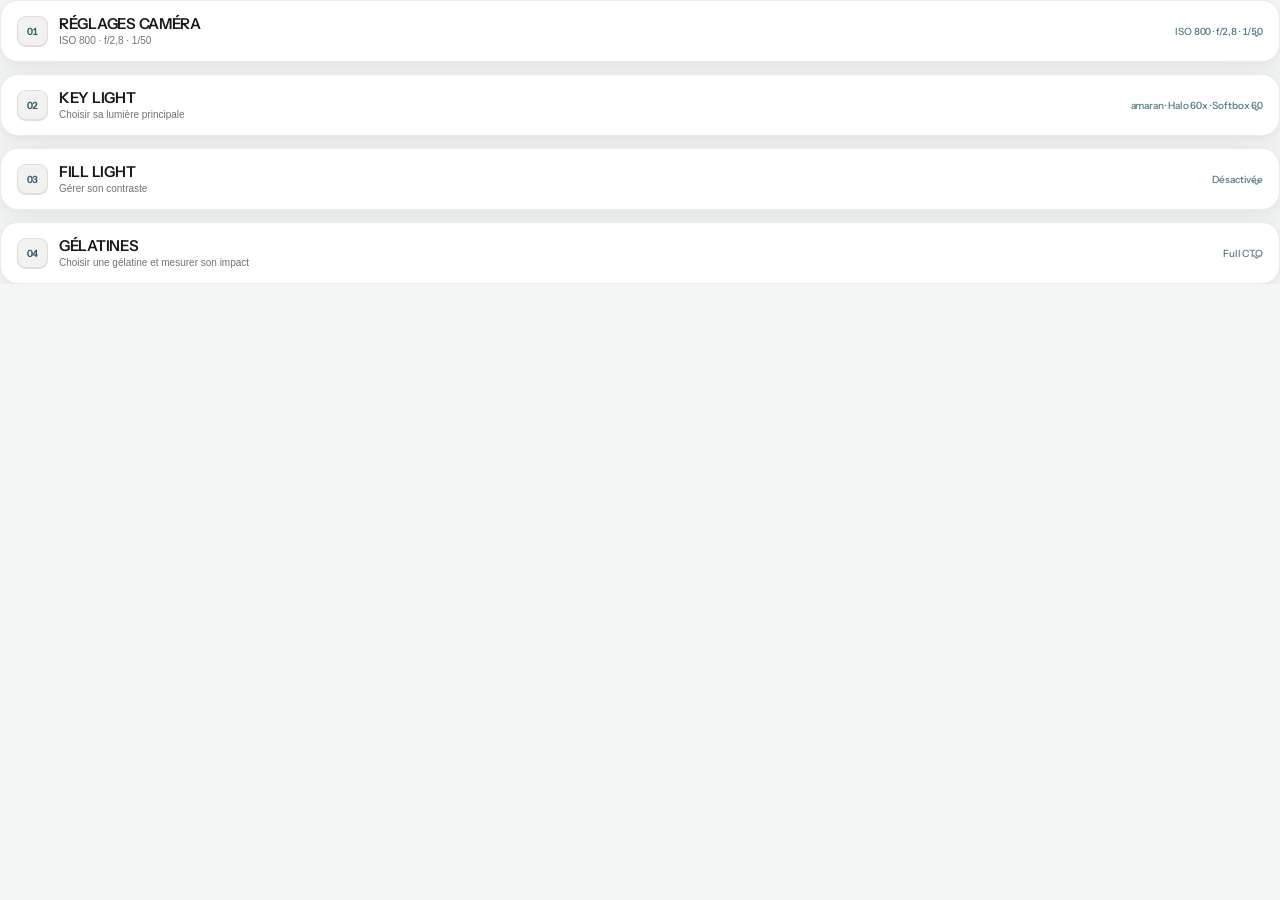
<file: modules/light/index.html>
<!doctype html>
<html lang="fr">
<head>
  <meta charset="UTF-8" />
  <meta name="viewport" content="width=device-width, initial-scale=1, viewport-fit=cover" />
  <meta name="theme-color" id="themeColor" content="#F4F5F5" />
  <meta name="apple-mobile-web-app-capable" content="yes" />
  <meta name="apple-mobile-web-app-status-bar-style" content="default" />
  <meta name="apple-mobile-web-app-title" content="BOS LIGHT" />
  <title>BOS — LIGHT</title>
  <link rel="preconnect" href="https://fonts.googleapis.com">
  <link rel="preconnect" href="https://fonts.gstatic.com" crossorigin>
  <link href="https://fonts.googleapis.com/css2?family=Instrument+Sans:wght@400;500;600;700&display=swap" rel="stylesheet">
  <link rel="stylesheet" href="styles.css?v=2.1.1" />
  <link rel="stylesheet" href="../../light-design.css?v=20261012-clean2" />
  <link rel="stylesheet" href="../../light-bubbles.css?v=20261012-clean2" />
  <link rel="stylesheet" href="../../shared/module-shell.css?v=20261012-clean2" />
</head>
<body>
  <main class="app-shell">
    <!-- Internal compatibility hook for the module controller. -->
    <button id="resetBtn" type="button" hidden aria-hidden="true" tabindex="-1"></button>

    <details class="controls-card camera-card first-card collapsible-card" id="cameraDetails">
      <summary class="card-heading collapsible-heading">
        <span class="step">01</span>
        <div class="heading-copy">
          <h2>RÉGLAGES CAMÉRA</h2>
          <p id="cameraHeadingMeta">ISO 800 · f/2,8 · 1/50</p>
        </div>
        <div class="summary-value" id="cameraSummary">ISO 800 · f/2,8 · 1/50</div>
        <span class="chevron">⌄</span>
      </summary>
      <div class="camera-grid">
        <label class="select-control"><span>ISO MAX ACCEPTÉ</span><select id="isoSelect" aria-label="ISO maximum accepté"></select></label>
        <label class="select-control"><span>OUVERTURE</span><select id="apertureSelect" aria-label="Ouverture"></select></label>
        <label class="select-control"><span>VITESSE</span><select id="shutterSelect" aria-label="Vitesse d'obturation"></select></label>
      </div>
    </details>

    <details class="controls-card light-card collapsible-card" id="lightDetails">
      <summary class="card-heading collapsible-heading">
        <span class="step">02</span>
        <div class="heading-copy">
          <h2>KEY LIGHT</h2>
          <p>Choisir sa lumière principale</p>
        </div>
        <div class="summary-value light-summary" id="lightSummary">amaran · Halo 60x · Softbox 60</div>
        <span class="chevron">⌄</span>
      </summary>

      <div class="control-block compact-block">
        <label class="control-label">PROJECTEUR / MODÈLE</label>
        <button id="keyModelPickerBtn" class="model-picker-btn" type="button"><span id="keyModelPickerLabel">amaran Halo 60x</span><strong>Changer</strong></button>
      </div>
      <div class="control-block inline-choice-block">
        <label class="control-label">ACCESSOIRE</label>
        <div class="accessory-grid compact-choice-row" id="accessoryGrid"></div>
        <div class="accessory-note inline-choice-note" id="accessoryNote"></div>
      </div>
      <div class="control-block numeric-control-block">
        <div class="numeric-control-row">
          <label class="control-label" for="intensitySlider">INTENSITÉ</label>
          <input id="intensitySlider" type="range" min="0" max="100" value="100" step="1" />
          <button class="numeric-value-btn" id="intensityValue" type="button" aria-label="Saisir librement l’intensité">100 %</button>
        </div>
      </div>
      <div class="control-block inline-choice-block" id="cctSection">
        <label class="control-label">TEMPÉRATURE</label>
        <div class="cct-grid compact-choice-row" id="cctGrid"></div>
        <output id="cctValue" class="hidden-current-value">5600 K</output>
        <div class="accessory-note inline-choice-note" id="cctNote"></div>
      </div>
      <div class="control-block numeric-control-block">
        <div class="numeric-control-row">
          <label class="control-label" for="testDistanceSlider">DISTANCE SOURCE / SUJET</label>
          <input id="testDistanceSlider" type="range" min="1" max="20" value="2" step="0.1" />
          <button class="numeric-value-btn" id="testDistanceValue" type="button" aria-label="Saisir librement la distance">2,0 m</button>
        </div>
      </div>
      <div class="tech-inline-bottom manufacturer-inline" id="keyTechPopover">
        <div class="source-data compact-source-data manufacturer-only inline-source-data">
          <div class="source-title-row"><div><span class="control-label">DONNÉES CONSTRUCTEUR</span><p id="keyTechSourceDescriptor">—</p></div></div>
          <div class="measurement-row" id="keyTechMeasurementRow"></div>
        </div>
      </div>
      <div class="embedded-section key-result-group">
        <div class="embedded-section-head with-summary">
          <div>
            <div class="embedded-kicker">RÉSULTAT</div>
            <h3>Résultat Key Light</h3>
          </div>
        </div>
        <div class="hero-card result-card-inner" id="resultHeroCard">
          <div class="eyebrow">DISTANCE MAX SOURCE → SUJET · KEY LIGHT</div>
          <div class="hero-title">Tu peux placer ta Key Light jusqu’à</div>
          <div class="hero-distance"><strong id="maxDistance">—</strong><span>m</span></div>
          <div class="setup-line" aria-hidden="true"><div class="setup-icon lamp">✦</div><div class="setup-track"><div class="setup-fill"></div></div><div class="setup-icon person">●</div></div>
          <div class="hero-summary" id="heroSummary">—</div>
          <div class="beam-hint" id="beamHint">—</div>
          <div class="status-box merged-status-box" id="statusBox"><span class="status-dot"></span><div><strong id="statusTitle">—</strong><p id="statusText">—</p></div></div>
        </div>
        <div class="result-body">
          <div class="solution-intro" id="solutionIntro"></div>
          <div class="solutions" id="solutions"></div>
          <div class="result-tech-inline" id="resultTechPopover">
            <div class="result-tech-kicker">DÉTAILS TECHNIQUES</div>
            <div class="tech-grid">
              <div><span>À LA DISTANCE TESTÉE</span><strong id="resultTechLux">— lux</strong></div>
              <div><span>MARGE</span><strong id="resultTechMargin">—</strong></div>
              <div><span>ISO POUR CETTE EXPO</span><strong id="resultTechRequiredIso">—</strong></div>
              <div><span>OUVERTURE À ISO MAX</span><strong id="resultTechPossibleAperture">—</strong></div>
            </div>
            <div class="technical-note result-tech-note" id="resultTechDataNote">—</div>
          </div>
          <div class="technical-caption plain-tech-info"><strong>Informations techniques</strong><span>LIGHT estime la lumière reçue à l’emplacement du sujet, comme un posemètre incident. Il ne juge ni une peau ni un blanc : il vérifie si la quantité de lumière suffit pour tes réglages caméra.</span></div>
        </div>
      </div>
    </details>

    <details class="controls-card light-card fill-card collapsible-card" id="fillDetails">
      <summary class="card-heading collapsible-heading">
        <span class="step">03</span>
        <div class="heading-copy"><h2>FILL LIGHT</h2><p>Gérer son contraste</p></div>
        <div class="summary-value light-summary" id="fillSummary">Désactivée</div>
        <span class="chevron">⌄</span>
      </summary>

      <div class="fill-disabled" id="fillDisabled">
        <button class="fill-add-btn" id="enableFillBtn" type="button">+ AJOUTER UNE FILL LIGHT</button>
        <p>La Fill est optionnelle. Active-la pour comparer précisément son niveau à la Key.</p>
      </div>

      <div class="fill-controls" id="fillControls" hidden>
        <div class="control-block compact-block">
          <label class="control-label">PROJECTEUR / MODÈLE</label>
          <button id="fillModelPickerBtn" class="model-picker-btn" type="button"><span id="fillModelPickerLabel">amaran Halo 60x</span><strong>Changer</strong></button>
        </div>
        <div class="control-block inline-choice-block">
          <label class="control-label">ACCESSOIRE</label>
          <div class="accessory-grid compact-choice-row" id="fillAccessoryGrid"></div>
          <div class="accessory-note inline-choice-note" id="fillAccessoryNote"></div>
        </div>
        <div class="control-block numeric-control-block">
          <div class="numeric-control-row">
            <label class="control-label" for="fillIntensitySlider">INTENSITÉ</label>
            <input id="fillIntensitySlider" type="range" min="0" max="100" value="50" step="1" />
            <button class="numeric-value-btn" id="fillIntensityValue" type="button" aria-label="Saisir librement l’intensité de la Fill">50 %</button>
          </div>
        </div>
        <div class="control-block inline-choice-block" id="fillCctSection">
          <label class="control-label">TEMPÉRATURE</label>
          <div class="cct-grid compact-choice-row" id="fillCctGrid"></div>
          <output id="fillCctValue" class="hidden-current-value">5600 K</output>
          <div class="accessory-note inline-choice-note" id="fillCctNote"></div>
        </div>
        <div class="control-block numeric-control-block">
          <div class="numeric-control-row">
            <label class="control-label" for="fillDistanceSlider">DISTANCE SOURCE / SUJET</label>
            <input id="fillDistanceSlider" type="range" min="1" max="20" value="2" step="0.1" />
            <button class="numeric-value-btn" id="fillDistanceValue" type="button" aria-label="Saisir librement la distance de la Fill">2,0 m</button>
          </div>
        </div>
        <div class="tech-inline-bottom manufacturer-inline" id="fillTechPopover">
          <div class="source-data compact-source-data manufacturer-only inline-source-data">
            <div class="source-title-row"><div><span class="control-label">DONNÉES CONSTRUCTEUR</span><p id="fillTechSourceDescriptor">—</p></div></div>
            <div class="measurement-row" id="fillTechMeasurementRow"></div>
          </div>
        </div>
        <div class="embedded-section fill-result-group" id="contrastSection" aria-live="polite" hidden>
          <div class="embedded-section-head">
            <div>
              <div class="embedded-kicker">RÉSULTAT</div>
              <h3>Résultat Key / Fill</h3>
            </div>
          </div>
          <div class="result-body">
            <div class="contrast-card" id="contrastCard">
              <div class="contrast-head"><div><span class="control-label">KEY / FILL</span><strong>Contraste d’éclairage</strong></div><span class="contrast-character" id="contrastCharacter">—</span></div>
              <div class="contrast-grid">
                <div><span>KEY LIGHT</span><strong id="keyLuxResult">— lux</strong></div>
                <div><span>FILL LIGHT</span><strong id="fillLuxResult">— lux</strong></div>
                <div><span>ÉCART ENTRE LES SOURCES</span><strong id="sourceGapResult">—</strong><small id="sourceGapDetail">—</small></div>
                <div><span>RATIO KEY / FILL</span><strong id="sourceRatioResult">—</strong></div>
              </div>
              <div class="estimated-contrast"><span>RATIO LUMIÈRE / OMBRE ESTIMÉ</span><strong id="estimatedContrastResult">—</strong><p>Estimation théorique : côté éclairé = Key + Fill, côté ombre = Fill. Le contraste réel dépend du placement des sources, des réflexions, du décor et du sujet.</p></div>
            </div>
          </div>
        </div>

        <button class="fill-remove-btn" id="disableFillBtn" type="button">RETIRER LA FILL LIGHT</button>
      </div>
    </details>

    <details class="controls-card gel-card collapsible-card" id="gelDetails">
      <summary class="card-heading collapsible-heading">
        <span class="step">04</span>
        <div class="heading-copy"><h2>GÉLATINES</h2><p>Choisir une gélatine et mesurer son impact</p></div>
        <div class="summary-value light-summary" id="gelSummary">Full CTO</div>
        <span class="chevron">⌄</span>
      </summary>

      <div class="gel-panel">
        <div class="control-block compact-block">
          <label class="control-label">SÉLECTION</label>
          <div class="gel-filter-row" id="gelFilterButtons"></div>
        </div>

        <div class="gel-apply-block">
          <div class="control-block compact-block gel-apply-control">
            <label class="control-label">APPLIQUER À</label>
            <div class="gel-apply-row" id="gelTargetButtons">
              <button type="button" data-gel-target="none">AUCUNE</button>
              <button type="button" data-gel-target="key">KEY LIGHT</button>
              <button type="button" data-gel-target="fill">FILL LIGHT</button>
            </div>
          </div>
          <div class="control-block compact-block gel-source-control">
            <label class="control-label">SOURCE DE RÉFÉRENCE POUR LA TRANSMISSION Y</label>
            <div class="gel-source-row" id="gelSourceButtons">
              <button type="button" data-gel-source="daylight">SOURCE DAYLIGHT</button>
              <button type="button" data-gel-source="tungsten">SOURCE TUNGSTÈNE</button>
            </div>
            <p class="gel-source-help" id="gelSourceHelp">LIGHT utilise uniquement l’une des deux transmissions Y publiées par LEE. Aucune interpolation spectrale n’est inventée.</p>
          </div>

          <div class="gel-impact-card" id="gelImpactCard">
            <div class="gel-impact-head">
              <span>IMPACT SUR LA LUMIÈRE</span>
              <strong id="gelImpactTarget">Aucune source sélectionnée</strong>
            </div>
            <div class="gel-impact-main">
              <div><span>LUX AU SUJET</span><strong id="gelImpactLux">—</strong></div>
              <div><span>PERTE</span><strong id="gelImpactLoss">—</strong></div>
            </div>
            <div class="gel-impact-secondary">
              <div><span>DISTANCE MAX</span><strong id="gelImpactDistance">—</strong></div>
              <div><span>TRANSMISSION UTILISÉE</span><strong id="gelImpactTransmission">—</strong></div>
            </div>
            <p id="gelImpactNote">Choisis Key Light ou Fill Light pour appliquer la gélatine aux calculs de LIGHT.</p>
          </div>
        </div>

        <div class="embedded-section gel-preview-section">
          <div class="embedded-section-head">
            <div>
              <div class="embedded-kicker">LEE FILTERS</div>
              <h3 id="gelName">Full CTO</h3>
              <p id="gelDescription">—</p>
            </div>
          </div>

          <div class="gel-visual-card">
            <div class="gel-swatch-shell">
              <img id="gelSwatchImage" class="gel-swatch-image" alt="Aperçu constructeur de la gélatine" loading="lazy" />
              <div class="gel-image-fallback" id="gelImageFallback" hidden>Image constructeur non chargée</div>
            </div>
            <div class="gel-identity">
              <span>RÉFÉRENCE</span><strong id="gelRef">LEE 204</strong>
              <small id="gelImageCredit">Image produit LEE</small>
            </div>
          </div>

          <div class="gel-meta-grid gel-meta-grid-4">
            <div><span>TRANSMISSION Y · SOURCE DAYLIGHT</span><strong id="gelTransmissionC">55,4 %</strong></div>
            <div><span>TRANSMISSION Y · SOURCE TUNGSTÈNE</span><strong id="gelTransmissionT">62,8 %</strong></div>
            <div><span>TEMPÉRATURE / CONVERSION</span><strong id="gelTemperature">6500 K → 3200 K</strong></div>
            <div><span>MIRED SHIFT</span><strong id="gelMired">+159</strong></div>
          </div>

          <div class="gel-spectrum-card">
            <div class="gel-spectrum-head">
              <span class="control-label">COURBE DE TRANSMISSION CONSTRUCTEUR</span>
              <p id="gelSpectrumNote">Courbe de transmission publiée par LEE Filters. Aucune courbe n’est inventée dans LIGHT.</p>
            </div>
            <div class="gel-spectrum-official" id="gelSpectrumOfficial">
              <img id="gelSpectrumImage" class="gel-spectrum-image" alt="Courbe de transmission constructeur" hidden />
              <div class="gel-spectrum-source" id="gelSpectrumSource">
                <strong>Courbe LEE Filters</strong>
                <span>Ouvrir la fiche officielle pour consulter le spectre constructeur.</span>
              </div>
            </div>
            <a class="gel-source-link" id="gelSourceLink" href="https://leefilters.com/colour/204-full-c-t-orange/" target="_blank" rel="noopener noreferrer">VOIR LA COURBE CHEZ LEE FILTERS →</a>
          </div>

          <div class="gel-info-stack">
            <div class="gel-note-card"><span>USAGE / DESCRIPTION LEE</span><strong id="gelUse">—</strong></div>
            <div class="gel-note-card"><span>SOURCE DES DONNÉES</span><strong>LEE Filters · données constructeur</strong><small id="gelDataStatus">Transmission et conversion vérifiées sur la fiche LEE.</small></div>
          </div>
        </div>
      </div>
    </details>
  </main>

  <dialog id="projectorDialog" class="add-dialog projector-dialog">
    <div class="dialog-shell">
      <div class="dialog-head">
        <div>
          <div class="dialog-kicker">Changer</div>
          <h2 id="projectorDialogTitle">Changer de projecteur</h2>
        </div>
        <button class="dialog-close" id="closeProjectorDialogBtn" type="button" aria-label="Fermer">×</button>
      </div>
      <div class="chooser-topline">
        <span class="chooser-context" id="projectorChooserContext">Key Light</span>
        <div class="catalog-badge">Catalogue BOS Light</div>
      </div>
      <div class="choice-section">
        <div class="choice-label">MARQUE</div>
        <div class="choice-buttons two" id="pickerBrandChoices"></div>
      </div>
      <div class="choice-section">
        <div class="choice-label">GAMME</div>
        <div class="choice-buttons" id="pickerFamilyChoices"></div>
      </div>
      <div class="choice-section">
        <div class="choice-label">PUISSANCE / MODÈLE</div>
        <div class="choice-buttons models" id="pickerModelChoices"></div>
      </div>
      <div class="chooser-footnote" id="pickerCatalogCount"></div>
    </div>
  </dialog>

  <dialog id="numericDialog" class="numeric-dialog">
    <form method="dialog" class="numeric-dialog-card" id="numericDialogForm">
      <div class="numeric-dialog-head">
        <div>
          <div class="dialog-kicker">VALEUR LIBRE</div>
          <h2 id="numericDialogTitle">Valeur</h2>
        </div>
        <button class="dialog-close" value="cancel" type="submit" aria-label="Fermer">×</button>
      </div>
      <div class="numeric-entry-wrap">
        <input id="numericDialogInput" type="number" inputmode="decimal" />
        <span id="numericDialogUnit"></span>
      </div>
      <div class="numeric-dialog-actions">
        <button class="utility-link" value="cancel" type="submit">ANNULER</button>
        <button class="numeric-validate-btn" id="numericDialogValidate" type="button">VALIDER</button>
      </div>
    </form>
  </dialog>

  <script src="bos-projecteurs-db.js?v=2.1.0"></script>
  <script src="../../shared/state.js?v=1"></script>
  <script src="../../shared/navigation.js?v=1"></script>
  <script src="../../shared/db.js?v=1"></script>
  <script src="../../shared/analytics.js?v=1"></script>
  <script src="adapters/integrated.js?v=1"></script>
  <script src="../../shared/module-host.js?v=1"></script>
  <script src="app.js?v=2.1.0"></script>
</body>
</html>
</file>
<file: style.css>
:root{
  --bg:#f3f5f7;--panel:#fff;--panel2:#f7f8fa;--text:#101216;--muted:#6d7480;--line:#e1e5ea;
  --blue:#2f78ff;--blue-soft:#eaf2ff;--shadow:0 8px 30px rgba(20,30,45,.07);--radius:20px;
  --input:#f4f6f8;--danger:#d84b4b;
}
:root[data-theme="dark"]{
  --bg:#090b0f;--panel:#12151a;--panel2:#171b21;--text:#f6f7f9;--muted:#959ca8;--line:#282e37;
  --blue:#5b97ff;--blue-soft:#172641;--shadow:none;--input:#1a1f26;--danger:#ff6a6a;
}
*{box-sizing:border-box}html{background:var(--bg)}body{margin:0;background:var(--bg);color:var(--text);font-family:-apple-system,BlinkMacSystemFont,"Segoe UI",Roboto,Helvetica,Arial,sans-serif;min-height:100vh}
button,input,select{font:inherit;color:inherit}.shell{width:min(760px,100%);margin:0 auto;padding:14px 12px calc(32px + env(safe-area-inset-bottom))}.cardlike{background:var(--panel);border:1px solid var(--line);box-shadow:var(--shadow)}
.topbar{border-radius:24px;padding:14px 14px 14px 16px;display:flex;align-items:center;justify-content:space-between;position:sticky;top:8px;z-index:20}.brand{display:flex;align-items:center;gap:11px}.bosmark{display:flex;align-items:center;gap:1px;font-weight:900;font-size:24px;letter-spacing:-1.5px}.bosmark span{color:var(--blue)}.brandtext{display:flex;flex-direction:column;line-height:1}.brandtext strong{font-size:16px}.brandtext small{font-size:9px;color:var(--muted);letter-spacing:1.7px;margin-top:5px}.top-actions{display:flex;gap:7px}.iconbtn{border:1px solid var(--line);background:var(--panel2);width:38px;height:38px;border-radius:12px;display:grid;place-items:center;cursor:pointer;font-size:19px}.iconbtn:active{transform:scale(.97)}
.context{margin-top:12px;border-radius:var(--radius);padding:14px}.context-title{display:flex;align-items:baseline;justify-content:space-between;margin-bottom:11px}.context-title>span{font-size:18px;font-weight:800;letter-spacing:-.3px}.context-grid{display:grid;grid-template-columns:minmax(0,1.55fr) minmax(110px,.7fr);gap:10px}label>span,.field-label{display:block;color:var(--muted);font-size:11px;margin:0 0 6px 2px}select,input{width:100%;border:1px solid var(--line);background:var(--input);border-radius:13px;padding:11px 12px;outline:none;min-height:44px}select:focus,input:focus{border-color:var(--blue);box-shadow:0 0 0 3px var(--blue-soft)}.unit-input{position:relative}.unit-input input{padding-right:52px}.unit-input b{position:absolute;right:12px;top:50%;transform:translateY(-50%);font-size:12px;color:var(--muted)}
.preset-row{display:flex;gap:8px;flex-wrap:wrap;margin-top:10px}.preset-btn{border:1px solid var(--line);background:var(--panel2);height:36px;min-width:42px;padding:0 12px;border-radius:999px;cursor:pointer;font-weight:700}.preset-btn.active{background:rgba(47,120,255,.25);border-color:transparent;color:var(--text)}
.modules{display:flex;flex-direction:column;gap:10px;margin-top:10px}.module{background:var(--panel);border:1px solid var(--line);border-radius:var(--radius);overflow:hidden;box-shadow:var(--shadow)}.module-head{width:100%;display:flex;align-items:center;justify-content:space-between;padding:14px 15px;border:0;background:transparent;cursor:pointer}.module-title{display:flex;align-items:center;gap:10px;text-align:left}.module-dot{width:8px;height:8px;border-radius:50%;background:var(--blue)}.module-title strong{font-size:15px}.module-title small{display:block;color:var(--muted);font-size:10px;margin-top:2px}.chev{color:var(--muted);font-size:17px;transition:.18s transform}.module.open .chev{transform:rotate(180deg)}.module-body{display:none;border-top:1px solid var(--line);padding:14px}.module.open .module-body{display:block}.grid2{display:grid;grid-template-columns:1fr 1fr;gap:10px}.resultbox{margin-top:12px;background:var(--panel2);border:1px solid var(--line);border-radius:16px;padding:13px}.result-main{font-size:22px;font-weight:800;letter-spacing:-.4px}.result-sub{font-size:12px;color:var(--muted);margin-top:4px}.app-link{display:flex;justify-content:flex-end;margin-top:10px}.app-link button{border:0;background:none;color:var(--muted);font-size:11px;padding:4px 0}.app-link button.ready{color:var(--blue);cursor:pointer}
.expo-row{display:grid;grid-template-columns:58px 1fr;gap:9px;align-items:end;margin-bottom:9px}.role-pill{height:44px;border-radius:13px;border:1px solid var(--line);background:var(--panel2);font-size:15px;font-weight:800;cursor:pointer}.role-pill[data-role="auto"]{background:var(--blue);border-color:var(--blue);color:white}.role-pill[data-role="manual"]{border-color:var(--blue);color:var(--blue)}.expo-control select:disabled{opacity:.68}.basebar{display:flex;gap:9px;margin-top:12px}.primary,.secondary{border-radius:13px;padding:11px 14px;min-height:43px;font-weight:700;border:1px solid var(--line);cursor:pointer}.primary{background:var(--blue);border-color:var(--blue);color:white}.secondary{background:var(--panel2)}.basebar button{flex:1}.base-note{font-size:11px;color:var(--muted);margin-top:9px;line-height:1.4}
.frame-preview{position:relative;aspect-ratio:16/9;background:#111;border-radius:14px;overflow:hidden;margin-top:2px;border:1px solid var(--line)}.frame-safe{position:absolute;inset:8%;border:1px solid rgba(255,255,255,.2)}.subject{position:absolute;left:50%;bottom:-3%;transform:translateX(-50%);width:58px;height:78%;transition:.18s width}.subject:before{content:"";position:absolute;width:38%;aspect-ratio:1;border-radius:50%;background:#d6d7da;left:31%;top:0}.subject:after{content:"";position:absolute;width:100%;height:70%;border-radius:45% 45% 12% 12%;background:#c4c6ca;left:0;bottom:0}.frame-meta{position:absolute;left:9px;bottom:8px;color:white;font-size:10px;background:rgba(0,0,0,.55);padding:5px 7px;border-radius:8px}.warning{margin-top:8px;font-size:10px;color:var(--muted)}
.light-status{display:flex;gap:6px;flex-wrap:wrap;margin-top:9px}.pill{border:1px solid var(--line);border-radius:999px;padding:6px 8px;font-size:10px;color:var(--muted);background:var(--panel2)}.luxgrid{display:grid;grid-template-columns:1fr 1fr;gap:8px;margin-top:10px}.luxbox{border-radius:14px;border:1px solid var(--line);background:var(--panel2);padding:12px}.luxbox small{color:var(--muted);font-size:10px}.luxbox strong{display:block;font-size:18px;margin-top:3px}.iso-mini{margin-top:6px;font-size:11px;color:var(--muted);font-weight:700}.demo{font-size:10px;color:var(--muted);margin-top:9px;line-height:1.35}
.segmented{display:flex;gap:6px;margin-top:8px}.seg{border:1px solid var(--line);background:var(--panel2);border-radius:999px;padding:7px 10px;min-height:34px;cursor:pointer;font-size:12px;font-weight:700}.seg.active{background:rgba(47,120,255,.25);border-color:transparent}.segmented.compact .seg{padding:7px 12px}.media-grid .segmented{justify-content:flex-start}
.sheet{width:min(540px,calc(100% - 20px));border:0;padding:0;border-radius:22px;background:var(--panel);color:var(--text);box-shadow:0 25px 90px rgba(0,0,0,.35)}.sheet::backdrop{background:rgba(0,0,0,.5);backdrop-filter:blur(3px)}.sheet-inner{padding:16px}.sheet-head{display:flex;justify-content:space-between;align-items:center}.sheet-head>div{display:flex;flex-direction:column}.sheet-head strong{font-size:18px}.sheet-head small{font-size:11px;color:var(--muted);margin-top:3px}.custom-list{margin-top:16px;display:flex;flex-direction:column;gap:7px}.custom-item{display:grid;grid-template-columns:42px 1fr 40px 40px;align-items:center;gap:7px;border:1px solid var(--line);background:var(--panel2);border-radius:14px;padding:7px}.custom-item input{width:20px;height:20px;min-height:auto}.custom-name{font-weight:700;font-size:13px}.movebtn{height:34px;border-radius:10px;border:1px solid var(--line);background:var(--panel);cursor:pointer}.sheet-actions{display:flex;gap:8px;margin-top:14px}.sheet-actions>*{flex:1}.footer{text-align:center;color:var(--muted);font-size:10px;padding:20px 0 4px}
@media(max-width:520px){.shell{padding-left:9px;padding-right:9px}.topbar{top:5px}.context-grid{grid-template-columns:1.5fr .7fr}.expo-row{grid-template-columns:54px 1fr}.module-body{padding:12px}.brandtext strong{font-size:15px}.preset-row{gap:7px}.preset-btn{min-width:40px;height:34px;padding:0 10px}.luxgrid{grid-template-columns:1fr}.grid2{grid-template-columns:1fr}.context-title>span{font-size:17px}}
@media(min-width:700px){.shell{padding-top:20px}.module-body{padding:16px 18px}.topbar{top:12px}}

.expo-info{display:flex;justify-content:space-between;align-items:flex-end;gap:10px;padding:0 0 10px 0}.expo-info strong{display:block;font-size:11px;color:var(--muted);font-weight:700}.expo-info span{display:block;font-size:18px;font-weight:800;letter-spacing:-.3px;margin-top:2px}.expo-info small{font-size:10px;color:var(--muted);text-align:right;max-width:42%}.role-pill{font-size:14px}.role-pill[data-role="auto"]{background:var(--blue);border-color:var(--blue);color:white}.role-pill[data-role="manual"]{background:var(--panel2);border-color:var(--line);color:var(--text)}


/* V5 — choix caméra identique à EXPO : marque puis modèle */
.camera-choice{margin-bottom:14px}
.brand-chips{display:flex;gap:7px;flex-wrap:wrap;margin-bottom:10px}
.brand-chips button{border:1px solid var(--line);background:var(--panel2);color:var(--text);min-height:36px;padding:0 12px;border-radius:999px;font-weight:850;font-size:12px;cursor:pointer}
.brand-chips button.active{background:var(--blue);border-color:var(--blue);color:#fff}
.camera-model-label{display:block;margin-top:2px;margin-bottom:6px}
.camera-select-wrap{position:relative;width:100%}
.camera-select-wrap::after{content:"⌄";position:absolute;right:14px;top:50%;transform:translateY(-55%);color:var(--muted);font-size:16px;font-weight:900;pointer-events:none}
.camera-select{width:100%;min-width:0;height:46px;appearance:none;-webkit-appearance:none;border:1px solid var(--line);border-radius:14px;background:var(--input);color:var(--text);padding:0 42px 0 13px;font:inherit;font-size:13px;font-weight:850;outline:none;white-space:nowrap;overflow:hidden;text-overflow:ellipsis}
.camera-select:focus{border-color:var(--blue);box-shadow:0 0 0 3px var(--blue-soft)}
.camera-select option{background:var(--panel);color:var(--text)}
.focal-block{padding-top:12px;border-top:1px solid var(--line)}
@media(max-width:520px){.brand-chips{gap:6px}.brand-chips button{min-height:34px;padding:0 10px;font-size:11px}.camera-select{font-size:12px}}

.db-source{font-size:10px;color:var(--muted);margin-top:7px}.db-source[data-source="remote"]{color:var(--blue)}

.expo-row.limit-error .expo-control>span{color:var(--danger);font-weight:800}
.expo-row select.limit-error-value,.expo-row select.limit-error-value:disabled{opacity:1!important;color:var(--danger)!important;border-color:var(--danger)!important;background:color-mix(in srgb,var(--danger) 8%,var(--input))!important;font-weight:800}
.expo-warning{margin-top:9px;border:1px solid color-mix(in srgb,var(--danger) 45%,var(--line));background:color-mix(in srgb,var(--danger) 8%,var(--panel2));color:var(--danger);border-radius:12px;padding:9px 10px;font-size:11px;font-weight:700;line-height:1.4}


/* V9 — réglages caméra globaux + EXPO lié */
.camera-settings-grid{display:grid;grid-template-columns:repeat(3,minmax(0,1fr));gap:10px;margin-top:12px;padding-top:12px;border-top:1px solid var(--line)}
.dof-only{margin-top:0}
.expo-aperture-mode{display:flex;align-items:center;justify-content:space-between;gap:12px;border:1px solid var(--line);background:var(--panel2);border-radius:14px;padding:10px 11px;margin-bottom:11px}
.expo-aperture-mode>div:first-child strong{display:block;font-size:12px}
.expo-aperture-mode>div:first-child small{display:block;color:var(--muted);font-size:10px;margin-top:2px}
.iso-bounds{margin-bottom:11px}
.iso-bounds label>span{font-weight:800;letter-spacing:.5px}
.expo-simple-rows{display:flex;flex-direction:column;gap:9px}
.expo-simple-row>span{font-size:11px;color:var(--muted);margin:0 0 6px 2px;display:block}
.expo-simple-row.limit-error>span{color:var(--danger);font-weight:800}
#globalAperture.limit-error-value{opacity:1!important;color:var(--danger)!important;border-color:var(--danger)!important;background:color-mix(in srgb,var(--danger) 8%,var(--input))!important;font-weight:800}
@media(max-width:520px){.camera-settings-grid{grid-template-columns:repeat(3,minmax(0,1fr));gap:7px}.camera-settings-grid select,.camera-settings-grid input{font-size:12px;padding-left:8px;padding-right:8px}.camera-settings-grid .unit-input input{padding-right:34px}.camera-settings-grid .unit-input b{right:8px;font-size:10px}.expo-aperture-mode{align-items:flex-start;flex-direction:column}.expo-aperture-mode .segmented{width:100%}.expo-aperture-mode .seg{flex:1}.iso-bounds{grid-template-columns:1fr 1fr!important}}

.camera-limits-grid{display:grid;grid-template-columns:repeat(4,minmax(0,1fr));gap:10px;margin-top:12px;padding-top:12px;border-top:1px solid var(--line)}
.camera-limits-grid label>span{font-weight:800;letter-spacing:.5px}
@media(max-width:520px){.camera-limits-grid{grid-template-columns:1fr 1fr}}


/* V11 — verrouillage EXPO */
.expo-lock-row{display:grid;grid-template-columns:48px minmax(0,1fr);gap:9px;align-items:end}
.expo-lock-btn{width:48px;height:44px;border:1px solid var(--line);border-radius:13px;background:var(--panel2);display:grid;place-items:center;cursor:pointer;font-size:17px;line-height:1;opacity:.55}
.expo-lock-btn.active{opacity:1;background:var(--blue-soft);border-color:var(--blue);color:var(--blue)}
.expo-lock-btn:active{transform:scale(.97)}
.expo-lock-row.locked select:disabled{opacity:.58;cursor:not-allowed}
.expo-lock-row.limit-error .expo-simple-row>span{color:var(--danger);font-weight:800}
.expo-lock-row.limit-error select.limit-error-value,.expo-lock-row.limit-error select.limit-error-value:disabled{opacity:1!important;color:var(--danger)!important;border-color:var(--danger)!important;background:color-mix(in srgb,var(--danger) 8%,var(--input))!important;font-weight:800}
.context select:disabled{opacity:.58;cursor:not-allowed}
@media(max-width:520px){.expo-lock-row{grid-template-columns:44px minmax(0,1fr)}.expo-lock-btn{width:44px}}

/* V12 — shutter caméra + reset EXPO */
.expo-toolbar{display:flex;justify-content:flex-end;margin-bottom:10px}.expo-reset-btn{min-height:36px;padding:7px 11px;font-size:11px}.camera-settings-grid label>span{white-space:nowrap}


/* V13 — bulle caméra refermable + ISO global */
.context{padding:0;overflow:hidden}.context-head{padding:14px 15px}.context-head .module-title small{display:block;color:var(--muted);font-size:10px;margin-top:2px;white-space:nowrap;overflow:hidden;text-overflow:ellipsis;max-width:100%}.context-body{display:none;padding:14px}.context.open .context-body{display:block}.camera-settings-grid-4{grid-template-columns:repeat(4,minmax(0,1fr))}@media(max-width:520px){.camera-settings-grid-4{grid-template-columns:repeat(2,minmax(0,1fr))}.context-head .module-title small{max-width:220px}}

/* V14 — conseils LIGHT basés sur les réglages caméra */
.iso-mini[data-status="bright"]{color:var(--blue)}
.iso-mini[data-status="dark"]{color:var(--danger)}


/* V15 — EXPO reprend la bulle CALCUL de BOS EXPO V3.42 */
.expo-calc-block{
  margin:0;
  padding:12px;
  border:1px solid var(--line);
  border-radius:16px;
  background:var(--panel2);
}
.expo-calc-head{display:flex;align-items:flex-start;justify-content:space-between;gap:10px;margin-bottom:9px}
.expo-calc-kicker{color:var(--blue);font-size:9px;line-height:1.1;letter-spacing:.14em;font-weight:900}
.expo-calc-note{margin-top:3px;color:var(--muted);font-size:9px;line-height:1.35}
.expo-ref-btn{min-width:70px;min-height:28px;padding:0 11px;border:1px solid var(--line);border-radius:999px;background:var(--panel);color:var(--text);font-size:10px;font-weight:850;cursor:pointer}
.expo-ref-btn:active{transform:scale(.97)}
.expo-calc-grid{display:grid;grid-template-columns:repeat(4,minmax(0,1fr));gap:7px}
.expo-calc-item{min-width:0;display:flex;flex-direction:column;align-items:stretch;gap:5px}
.expo-calc-lock{align-self:center;width:27px;height:27px;display:inline-flex;align-items:center;justify-content:center;border:1px solid var(--line);border-radius:999px;background:var(--panel);color:var(--muted);cursor:pointer;padding:0;transition:background .15s ease,border-color .15s ease,color .15s ease,transform .15s ease}
.expo-calc-lock:active{transform:scale(.95)}
.expo-calc-lock svg{width:14px;height:14px;fill:none;stroke:currentColor;stroke-width:1.9;stroke-linecap:round;stroke-linejoin:round}
.expo-calc-lock.active{background:var(--blue);border-color:var(--blue);color:#fff}
.expo-calc-value{min-width:0;border:1px solid var(--line);border-radius:12px;background:var(--panel);color:var(--text);padding:8px 8px 9px;text-align:left;cursor:pointer;position:relative}
.expo-calc-value>span{display:block;color:var(--muted);font-size:8px;font-weight:750;margin:0 0 4px 0}
.expo-calc-value select{width:100%;min-width:0;min-height:auto;height:auto;border:0!important;border-radius:0;background:transparent!important;padding:0!important;box-shadow:none!important;appearance:none;-webkit-appearance:none;font-size:11px;line-height:1.15;font-weight:900;color:var(--text);white-space:nowrap;overflow:hidden;text-overflow:ellipsis;cursor:pointer}
.expo-calc-item.locked .expo-calc-value{border-color:var(--blue)}
.expo-calc-item.locked .expo-calc-value select:disabled{opacity:1;color:var(--text);cursor:not-allowed;-webkit-text-fill-color:var(--text)}
.expo-calc-item.limit-error .expo-calc-value{border-color:var(--danger);background:color-mix(in srgb,var(--danger) 8%,var(--panel))}
.expo-calc-item.limit-error .expo-calc-value>span,.expo-calc-item.limit-error .expo-calc-value select{color:var(--danger)!important;-webkit-text-fill-color:var(--danger);font-weight:900}
.expo-priority-note{margin-top:10px;color:var(--muted);font-size:9px;line-height:1.35}
.expo-calc-summary{margin-top:10px;font-size:9px;line-height:1.4;color:var(--muted);font-weight:700}
.expo-calc-summary.is-ok{color:var(--blue)}
.expo-calc-summary.is-warning{color:var(--danger)}
@media(max-width:560px){
  .expo-calc-grid{grid-template-columns:1fr 1fr;gap:8px 7px}
  .expo-calc-lock{width:26px;height:26px}
  .expo-calc-value{padding:8px}
  .expo-calc-value select{font-size:11px}
}


/* V16 — DA alignée sur EXPO V3.43 + correction priorité EXPO */
:root{
  --bg:#F3F1EC;--panel:#FFFFFF;--panel2:#ECEBE7;--text:#17191C;--muted:#6E737A;
  --line:#D3D4D1;--blue:#2F5B66;--blue-soft:rgba(47,91,102,.14);--shadow:none;--radius:22px;
  --input:#FAFAF8;--danger:#C94B4B;--header-bg:#EBE7DE;--header-border:#D3CDC2;--card-border:#D7D9D6;
  --chip-bg:#E7E7E3;--chip-active-bg:#92B8C0;--chip-active-text:#182126;
}
:root[data-theme="dark"]{
  --bg:#0B0C0E;--panel:#15171A;--panel2:#1C1F23;--text:#F3F3F0;--muted:#94989F;
  --line:#30343A;--blue:#2F5B66;--blue-soft:rgba(47,91,102,.22);--shadow:none;--input:#0F1113;--danger:#FF6A6A;
  --header-bg:#111418;--header-border:#25292E;--card-border:#25292E;--chip-bg:#1C1F23;--chip-active-bg:#2F5B66;--chip-active-text:#F3F3F0;
}
html,body{font-family:-apple-system,BlinkMacSystemFont,"SF Pro Display","Inter","Roboto","Segoe UI",sans-serif}
.shell{width:min(620px,100%);padding:calc(18px + env(safe-area-inset-top)) 16px calc(24px + env(safe-area-inset-bottom))}
.cardlike,.module,.context,.sheet{border:1px solid var(--card-border);box-shadow:none}
.topbar{background:var(--header-bg);border:1px solid var(--header-border);border-radius:22px;padding:14px 16px 15px;position:static;margin-bottom:18px}
.brand{align-items:flex-start;gap:10px}.bosmark{font-size:19px;letter-spacing:-1.2px}.bosmark span{color:var(--blue)}
.brandtext strong{font-size:18px;letter-spacing:-.02em}.brandtext small{font-size:10px;letter-spacing:.16em;margin-top:6px;color:var(--muted);font-weight:800}
.iconbtn{border-radius:999px;width:34px;height:34px;background:var(--panel);border:1px solid var(--line);font-size:16px}
.context,.module{border-radius:22px}.module-head{padding:15px 16px}.module-body{border-top:1px solid var(--card-border)}
.module-title strong{font-size:16px}.module-title small{font-size:10px}.module-dot{background:var(--blue)}
label>span,.field-label{font-size:11px;font-weight:800;letter-spacing:.05em;color:var(--muted)}
select,input{min-height:46px;border:1px solid var(--line);background:var(--input);border-radius:14px;padding:0 12px;font-size:13px;font-weight:850}
select:focus,input:focus{border-color:var(--blue);box-shadow:0 0 0 2px var(--blue-soft)}
.unit-input input{padding-right:44px}.unit-input b{font-size:11px}
.preset-row{gap:7px;padding-top:2px}.preset-btn,.brand-chips button,.seg{border:1px solid var(--line);background:var(--chip-bg);color:var(--muted);border-radius:999px;font-weight:800}
.preset-btn{height:34px;min-width:40px}.preset-btn.active,.brand-chips button.active,.seg.active{background:var(--chip-active-bg);border-color:var(--chip-active-bg);color:var(--chip-active-text)}
.camera-select,.camera-select-wrap select{height:46px;background:var(--input);border-radius:14px;border:1px solid var(--line)}
.resultbox,.luxbox,.expo-calc-block{border:1px solid var(--card-border);background:var(--panel)}
.result-main{font-size:24px;letter-spacing:-.03em}.result-sub{font-size:11px}
.pill{background:var(--panel2);border:1px solid var(--line);font-size:10px}.demo,.db-source,.warning,.footer{color:var(--muted)}
.expo-calc-block{padding:16px;border-radius:18px;background:var(--panel2)}
.expo-calc-head{margin-bottom:12px}.expo-calc-kicker{color:var(--blue);font-size:10px;letter-spacing:.16em}.expo-calc-note{font-size:10px;color:var(--muted)}
.expo-ref-btn{border:1px solid var(--line);background:var(--panel);border-radius:999px;min-height:30px;padding:0 12px;font-size:10px;font-weight:900}
.expo-calc-grid{gap:10px}.expo-calc-lock{width:31px;height:31px;background:var(--panel2);border-color:var(--line)}
.expo-calc-lock.active{background:var(--chip-active-bg);border-color:var(--chip-active-bg);color:var(--chip-active-text)}
.expo-calc-value{border-radius:14px;padding:10px 10px 11px;background:var(--panel);border:1px solid var(--card-border)}
.expo-calc-value>span{font-size:9px;color:var(--muted);font-weight:800;margin-bottom:6px}.expo-calc-value select{font-size:13px;font-weight:900}
.expo-priority-note,.expo-calc-summary,.expo-warning{font-size:10px}
.expo-calc-summary.is-ok{color:var(--blue)}
.secondary,.primary{border-radius:999px;min-height:34px;padding:7px 12px;font-size:10px;letter-spacing:.08em;font-weight:900}
.secondary{background:var(--panel);border:1px solid var(--line)}.primary{background:var(--blue);border-color:var(--blue)}
.custom-item{background:var(--panel2);border:1px solid var(--card-border)}
.context-head .module-title small{font-size:10px}
@media(max-width:560px){
  .shell{padding-left:12px;padding-right:12px}
  .topbar{margin-bottom:14px}
  .expo-calc-grid{grid-template-columns:1fr 1fr}
}


/* V17 — entête alignée sur EXPO + titres de bulles en bleu */
.topbar{padding:14px 16px 16px;border-radius:22px}
.bos-top-inner{width:100%;display:flex;align-items:flex-start;justify-content:space-between;gap:14px}
.bos-top-title{display:flex;flex-direction:column;gap:8px}
.tool-eyebrow,.bos-tool-eyebrow{display:flex;align-items:center;gap:9px;font-size:11px;letter-spacing:.12em;font-weight:850}
.eyebrow-logo{display:inline-flex;align-items:center;justify-content:center;min-width:48px;height:28px;padding:0 11px;border-radius:999px;background:var(--panel);border:1px solid var(--line);color:var(--blue);font-weight:900;letter-spacing:.06em}
.eyebrow-brand{font-size:13px;letter-spacing:.18em;font-weight:900;color:var(--text)}
.bos-letter{color:var(--blue)}
.bos-top-title h1{margin:0;font-size:24px;line-height:1;font-weight:900;letter-spacing:-.03em;color:var(--text)}
.bos-top-actions{display:flex;gap:8px;align-items:flex-start}
.mode-btn{border:1px solid var(--line);background:var(--panel);color:var(--text);border-radius:999px;padding:0 14px;min-height:36px;font-size:11px;letter-spacing:.14em;font-weight:900;cursor:pointer}
.mode-btn-icon{min-width:36px;padding:0;display:grid;place-items:center;font-size:16px;letter-spacing:0}
.brand,.brandtext,.bosmark{display:none!important}
.module-title strong,.context-head .module-title strong{color:var(--blue)!important}
.module-title small{color:var(--muted)}
@media(max-width:560px){
  .topbar{padding:12px 14px 14px}
  .eyebrow-logo{min-width:44px;height:26px;padding:0 10px;font-size:11px}
  .eyebrow-brand{font-size:12px;letter-spacing:.16em}
  .bos-top-title h1{font-size:20px}
  .mode-btn{min-height:34px;padding:0 12px;font-size:10px}
  .mode-btn-icon{min-width:34px}
}


/* V18 — bouton thème et personnaliser plus proches d'EXPO */
.mode-btn{background:var(--panel);border:1px solid var(--line);color:var(--text);border-radius:999px;min-height:34px;padding:0 14px;font-size:10px;letter-spacing:.16em;font-weight:900}
.customize-btn{padding:0 16px;letter-spacing:.08em;font-size:10px}
.sheet-head strong{font-size:18px}.sheet-head small{display:none}
@media(max-width:560px){
  .customize-btn{padding:0 14px;font-size:10px}
}


/* V19 — entête reprise au plus près d'EXPO V3.44 + bouton personnaliser sous l'entête */
.app,.shell{max-width:620px;margin:0 auto;padding:calc(22px + env(safe-area-inset-top)) 16px calc(24px + env(safe-area-inset-bottom))}
.topbar{background:var(--header-bg);border:1px solid var(--header-border);border-radius:22px;padding:14px 16px 15px;margin-bottom:14px;position:static}
.top-inner,.bos-top-inner{width:100%;display:flex;align-items:flex-start;justify-content:space-between;gap:14px}
.top-title,.bos-top-title{min-width:0}
.tool-eyebrow,.bos-tool-eyebrow{display:flex;align-items:center;gap:7px;font-size:11px;letter-spacing:.12em;font-weight:850;white-space:nowrap;text-decoration:none;color:inherit}
.eyebrow-logo{display:inline-flex;align-items:center;justify-content:center;min-width:40px;height:24px;padding:0 9px;border-radius:999px;background:var(--panel);border:1px solid var(--line);color:#2E7F8E;font-size:11px;font-weight:900;letter-spacing:.04em;line-height:1;flex:0 0 auto}
.eyebrow-brand{font-weight:900;color:var(--text);font-size:11px;letter-spacing:.12em}.bos-letter{color:#2E7F8E}
.topbar h1,.bos-top-title h1{font-size:27px;line-height:1.05;margin:10px 0 0;letter-spacing:-.03em;font-weight:900;color:var(--text)}
.mode-btn{border:1px solid var(--line);background:var(--panel);color:var(--text);border-radius:999px;padding:7px 10px;min-height:auto;font-size:9px;letter-spacing:.12em;font-weight:900;white-space:nowrap}
.bos-top-actions{display:flex;gap:8px;align-items:flex-start}
.bos-utility-row,.utility-row{display:flex;align-items:center;gap:7px;margin:-1px 0 14px;padding:0 2px}
.utility-link{border:1px solid var(--line);background:var(--panel);color:var(--text);border-radius:999px;padding:7px 10px;font-size:9px;letter-spacing:.12em;font-weight:900;white-space:nowrap}
.utility-link:hover,.mode-btn:hover{border-color:var(--accent)}
.iconbtn{border:1px solid var(--line);background:var(--panel2);color:var(--text);width:31px;height:31px;border-radius:50%;font-weight:800;font-size:16px}
.sheet-head{display:flex;justify-content:space-between;align-items:center}
.brand,.brandtext,.bosmark,.customize-btn,.mode-btn-icon{display:none!important}
@media(max-width:380px){.app,.shell{padding-left:12px;padding-right:12px}.topbar h1,.bos-top-title h1{font-size:24px}}


/* V20 — entête compact : suppression du grand titre Bruno OnSet */
.bos-top-title{gap:0}
.topbar{padding-top:14px;padding-bottom:14px}


/* V23 — module PLAN + EXPO en attente */
.plan-nav-row{display:grid;grid-template-columns:38px minmax(0,1fr) 38px;gap:8px;align-items:end}
.plan-select-label{min-width:0}.plan-select-label select{font-weight:850}
.plan-nav-btn{width:38px;height:46px;border:1px solid var(--line);background:var(--panel2);color:var(--text);border-radius:14px;font-size:25px;line-height:1;cursor:pointer}
.plan-nav-btn:active{transform:scale(.96)}
.plan-meta{display:flex;justify-content:space-between;gap:10px;margin:9px 2px 8px;color:var(--muted);font-size:9px;letter-spacing:.08em;font-weight:800;text-transform:uppercase}
.plan-preview-wrap{overflow:hidden;border:1px solid var(--card-border);border-radius:16px;background:var(--input)}
.plan-mini-svg{display:block;width:100%;height:auto;aspect-ratio:1.61/1;background:var(--input)}
.plan-stage-bg{fill:var(--input)}
.plan-grid-small{stroke:color-mix(in srgb,var(--muted) 18%,transparent);stroke-width:1}
.plan-grid-big{stroke:color-mix(in srgb,var(--muted) 32%,transparent);stroke-width:1.4}
.plan-camera-fov{fill:color-mix(in srgb,var(--blue) 10%,transparent);stroke:color-mix(in srgb,var(--blue) 42%,transparent);stroke-width:1.5}
.plan-light-beam{fill:rgba(244,206,100,.12);stroke:rgba(201,159,40,.38);stroke-width:1.4}
:root[data-theme="dark"] .plan-light-beam{fill:rgba(255,218,120,.12);stroke:rgba(255,218,120,.34)}
.plan-object{vector-effect:non-scaling-stroke}.plan-subject circle,.plan-subject path{fill:var(--text);stroke:var(--text)}
.plan-camera rect,.plan-camera polygon{fill:var(--panel);stroke:var(--blue);stroke-width:3}
.plan-light circle{fill:var(--panel);stroke:#B58A20;stroke-width:3}.plan-light line{stroke:#B58A20;stroke-width:3}
.plan-wall{fill:var(--text);opacity:.82}.plan-window{fill:#9CC8D2;stroke:#5B8E99;stroke-width:2}.plan-door{fill:#C6A47A;stroke:#8C6D48;stroke-width:2}.plan-decor{fill:var(--panel2);stroke:var(--muted);stroke-width:2}
.plan-accessory{fill:var(--panel2);stroke:var(--blue);stroke-width:2;stroke-dasharray:7 5}
.plan-mini-label{fill:var(--text);font-size:15px;font-weight:800;paint-order:stroke;stroke:var(--input);stroke-width:4px;stroke-linejoin:round}
.plan-caption{display:flex;align-items:flex-start;justify-content:space-between;gap:12px;padding:10px 2px 0}.plan-caption strong{font-size:13px}.plan-caption span{font-size:10px;color:var(--muted);text-align:right}
.plan-actions{display:flex;gap:8px;margin-top:11px}.plan-action-btn{flex:1;min-height:34px;padding:7px 10px;font-size:9px;letter-spacing:.1em}
.plan-empty{border:1px dashed var(--line);border-radius:16px;padding:18px;text-align:center;background:var(--panel2)}.plan-empty strong{display:block;font-size:14px}.plan-empty span{display:block;color:var(--muted);font-size:11px;line-height:1.45;margin-top:6px}
.coming-soon{border:1px solid var(--card-border);border-radius:16px;background:var(--panel2);padding:18px;text-align:center}.coming-soon strong{display:block;color:var(--blue);font-size:11px;letter-spacing:.16em}.coming-soon span{display:block;color:var(--muted);font-size:11px;line-height:1.45;margin-top:7px}
@media(max-width:520px){.plan-nav-row{grid-template-columns:36px minmax(0,1fr) 36px}.plan-nav-btn{width:36px}.plan-caption{flex-direction:column;gap:3px}.plan-caption span{text-align:left}}


/* V24 — EXPO : explorateur S-Log3 compact repris de BOS EXPO V3.62 */
.bos-expo-wave{display:flex;flex-direction:column;gap:10px}
.bos-expo-wave-head{display:flex;align-items:flex-end;justify-content:space-between;gap:10px}
.bos-expo-wave-kicker,.bos-expo-quality-card>span,.bos-expo-terrain-card>span{color:var(--blue);font-size:10px;letter-spacing:.16em;font-weight:900}
.bos-expo-wave-value{display:flex;align-items:baseline;gap:3px;flex:0 0 auto;width:70px;justify-content:flex-end;font-variant-numeric:tabular-nums}
.bos-expo-wave-value strong{font-size:31px;line-height:1;font-weight:950;letter-spacing:-.05em;min-width:45px;text-align:right}
.bos-expo-wave-value span{font-size:10px;font-weight:900;color:var(--muted)}
.bos-wave-shell{padding:10px 10px 8px;border:1px solid var(--line);border-radius:14px;background:var(--panel2)}
.bos-wave-scale{position:relative;height:46px;border:1px solid var(--line);border-radius:10px;background:var(--input);overflow:visible}
.bos-wave-segments,.bos-wave-stop-bands,.bos-wave-markers,.bos-wave-stop-ticks{position:absolute;inset:0;pointer-events:none}
.bos-wave-segments,.bos-wave-stop-bands{overflow:hidden;border-radius:9px}
.bos-wave-seg{position:absolute;top:0;bottom:0;border-right:1px solid rgba(255,255,255,.28)}
.bos-wave-seg-1{background:rgba(25,28,30,.16)}.bos-wave-seg-2{background:rgba(46,127,142,.10)}.bos-wave-seg-3{background:rgba(46,127,142,.17)}.bos-wave-seg-4{background:rgba(46,127,142,.25)}.bos-wave-seg-5{background:rgba(46,127,142,.34)}
:root[data-theme="dark"] .bos-wave-seg-1{background:rgba(255,255,255,.06)}
.bos-wave-stop-bands{z-index:1}.bos-wave-stop-band{position:absolute;top:0;bottom:0;background:color-mix(in srgb,var(--panel) 10%,transparent);border-left:1px solid color-mix(in srgb,var(--text) 9%,transparent)}.bos-wave-stop-band.alt{background:color-mix(in srgb,var(--panel) 24%,transparent)}
.bos-wave-markers{z-index:2}.bos-wave-marker{position:absolute;top:0;bottom:0;width:1px;background:color-mix(in srgb,var(--text) 26%,transparent)}.bos-wave-marker i{position:absolute;top:4px;left:-2px;width:5px;height:5px;border-radius:50%;background:var(--text)}.bos-wave-marker b{position:absolute;left:4px;top:3px;font-size:6px;line-height:1;font-weight:950;white-space:nowrap;color:var(--text);opacity:.68}
.bos-wave-stop-ticks{z-index:3}.bos-wave-stop-tick{position:absolute;top:0;bottom:0;width:1px;border-left:1px dashed color-mix(in srgb,var(--text) 38%,transparent)}.bos-wave-stop-tick i{position:absolute;left:-2px;bottom:5px;width:5px;height:5px;border-radius:50%;background:var(--text);opacity:.7}.bos-wave-stop-tick b{position:absolute;left:50%;bottom:7px;transform:translateX(-50%);padding:1px 3px;border-radius:4px;background:color-mix(in srgb,var(--panel) 82%,transparent);font-size:6.5px;line-height:1;font-weight:950;color:var(--text);white-space:nowrap}.bos-wave-stop-tick.edge-left b{transform:none;left:3px}.bos-wave-stop-tick.edge-right b{left:auto;right:3px;transform:none}
.bos-wave-cursor{position:absolute;top:-5px;bottom:-5px;width:2px;background:var(--blue);transform:translateX(-1px);z-index:5;pointer-events:none}.bos-wave-cursor span{position:absolute;left:50%;top:50%;width:22px;height:22px;transform:translate(-50%,-50%);border-radius:50%;background:var(--panel);border:3px solid var(--blue);box-shadow:0 1px 5px rgba(0,0,0,.18)}.bos-wave-cursor span:after{content:"";position:absolute;inset:5px;border-radius:50%;background:var(--blue)}
.bos-wave-axis{display:flex;justify-content:space-between;margin-top:6px;color:var(--muted);font-size:8px;font-weight:850}.bos-wave-help{margin-top:5px;color:var(--blue);font-size:8px;font-weight:900;line-height:1.3}.bos-wave-slider-label{display:block;margin:10px 0 0;color:var(--muted);font-size:8px;font-weight:900;letter-spacing:.09em}.bos-wave-slider{width:100%;min-height:auto;margin:6px 0 0;padding:0;border:0;background:transparent;accent-color:var(--blue);box-shadow:none}
.bos-expo-quality-card,.bos-expo-terrain-card{padding:14px;border:1px solid var(--card-border);border-radius:16px;background:var(--panel)}
.bos-expo-quality-card>span,.bos-expo-terrain-card>span{display:block;color:var(--muted);font-size:9px}
.bos-expo-quality-card strong{display:block;margin-top:7px;font-size:22px;line-height:1.05;font-weight:950}.bos-expo-quality-card small,.bos-terrain-note{display:block;margin-top:7px;color:var(--muted);font-size:11px;line-height:1.4}
.bos-signal-quality-visual{position:relative;height:30px;margin-top:10px;border:1px solid var(--line);border-radius:10px;overflow:hidden;background:linear-gradient(90deg,color-mix(in srgb,var(--blue) 22%,var(--input)),color-mix(in srgb,var(--blue) 7%,var(--input)) 68%,var(--input))}.bos-signal-noise{position:absolute;inset:0;background-image:radial-gradient(circle at 1px 1px,color-mix(in srgb,var(--text) 60%,transparent) .8px,transparent .9px);background-size:4px 4px;opacity:.48;-webkit-mask-image:linear-gradient(90deg,#000 0%,rgba(0,0,0,.7) 25%,transparent 82%);mask-image:linear-gradient(90deg,#000 0%,rgba(0,0,0,.7) 25%,transparent 82%)}.bos-signal-compression{display:none;position:absolute;inset:0;background:repeating-linear-gradient(90deg,transparent 0 7px,color-mix(in srgb,var(--text) 22%,transparent) 7px 9px);-webkit-mask-image:linear-gradient(90deg,transparent 0%,rgba(0,0,0,.25) 45%,#000 100%);mask-image:linear-gradient(90deg,transparent 0%,rgba(0,0,0,.25) 45%,#000 100%)}.bos-signal-quality-visual.compression .bos-signal-noise{opacity:.08;-webkit-mask-image:linear-gradient(90deg,#000 0%,transparent 45%);mask-image:linear-gradient(90deg,#000 0%,transparent 45%)}.bos-signal-quality-visual.compression .bos-signal-compression{display:block}.bos-signal-quality-visual>i{position:absolute;top:-2px;bottom:-2px;width:3px;transform:translateX(-50%);background:var(--blue);box-shadow:0 0 0 2px var(--panel);z-index:4}
.bos-signal-quality-labels{display:flex;justify-content:space-between;gap:10px;margin-top:5px;color:var(--muted);font-size:9px;font-weight:800;line-height:1.25}.bos-signal-quality-labels span:last-child{text-align:right}
.bos-terrain-strip{display:grid;grid-template-columns:repeat(5,minmax(0,1fr));gap:6px;margin-top:10px}.bos-terrain-strip>div{padding:9px 8px;border:1px solid var(--line);border-radius:11px;background:var(--panel);min-width:0;opacity:.58}.bos-terrain-strip>div b{display:block;font-size:9px;line-height:1.2;font-weight:900}.bos-terrain-strip>div small{display:block;margin-top:4px;font-size:8px;line-height:1.2;color:var(--muted)}.bos-terrain-strip>div.active{opacity:1;border-color:var(--blue);background:var(--blue-soft);box-shadow:0 0 0 1px var(--blue-soft)}
@media(max-width:520px){.bos-wave-marker b{display:none}.bos-terrain-strip{grid-template-columns:1fr;gap:5px}.bos-terrain-strip>div{display:flex;align-items:center;justify-content:space-between;gap:10px;padding:8px 9px}.bos-terrain-strip>div small{margin-top:0;text-align:right}.bos-expo-quality-card strong{font-size:20px}}


/* V25 — Caméra simplifiée : choix gamma seulement */
.camera-gamma-block{display:grid;gap:12px;padding-top:6px}
.gamma-chips{display:flex;flex-wrap:wrap;gap:10px}
.gamma-chip{appearance:none;border:1px solid var(--line);background:var(--panel);color:var(--muted);border-radius:999px;padding:12px 20px;font-size:13px;font-weight:900;letter-spacing:-.01em;cursor:pointer}
.gamma-chip.active{background:#A8C7D0;border-color:#A8C7D0;color:#1B2429}
.gamma-info{background:#DDE4E6;border-radius:14px;padding:16px 18px;color:#1E2328;font-size:14px;font-weight:850;line-height:1.35}
:root[data-theme="dark"] .gamma-chip.active{background:var(--blue);border-color:var(--blue);color:#F3F3F0}
:root[data-theme="dark"] .gamma-info{background:#243038;color:#F3F3F0}


/* V26 — réglages caméra utiles + FRAME Preview + LIGHT à la distance sujet */
.camera-shooting-grid{display:grid;grid-template-columns:repeat(3,minmax(0,1fr));gap:10px;margin-top:14px;padding-top:14px;border-top:1px solid var(--line)}
.camera-shooting-grid label>span{font-size:11px;font-weight:800;letter-spacing:.04em;color:var(--muted)}
.ratio-select-btn{width:100%;height:46px;border:1px solid var(--line);background:var(--input);border-radius:14px;display:flex;align-items:center;justify-content:space-between;padding:0 13px;color:var(--text);cursor:pointer}.ratio-select-btn strong{font-size:13px;font-weight:900}.ratio-select-btn span{color:var(--muted);font-size:16px}
.ratio-sheet{width:min(560px,calc(100% - 22px))}.ratio-sheet-inner{padding:18px}.ratio-close{border:1px solid var(--line);background:var(--panel2);color:var(--text);width:42px;height:42px;border-radius:50%;font-size:28px;line-height:1;display:grid;place-items:center}
.ratio-choice-grid{display:grid;grid-template-columns:1fr 1fr;gap:10px;margin-top:18px}.ratio-choice{min-height:64px;border:1px solid var(--line);background:var(--panel2);color:var(--muted);border-radius:16px;font-size:18px;font-weight:700}.ratio-choice.active{background:#A8C7D0;border-color:#A8C7D0;color:#172027}:root[data-theme="dark"] .ratio-choice.active{background:var(--blue);border-color:var(--blue);color:#F3F3F0}
.bos-frame-card{border:1px solid var(--card-border);border-radius:18px;background:var(--panel);padding:12px}.bos-frame-card-head{display:flex;justify-content:space-between;align-items:center;padding:2px 2px 10px}.bos-frame-card-head strong{font-size:10px;letter-spacing:.18em;color:var(--blue);font-weight:900}.bos-frame-card-head span{font-size:9px;letter-spacing:.14em;color:var(--muted);font-weight:900}
.bos-frame-stage{position:relative;aspect-ratio:16/9;border-radius:16px;overflow:hidden;background:linear-gradient(to bottom,#cfd3d2 0 70%,#bfc3c1 70% 100%);border:1px solid var(--line);display:flex;align-items:center;justify-content:center}.bos-frame-stage:before{content:"";position:absolute;left:6%;right:6%;top:6%;height:1px;background:rgba(47,91,102,.45)}
.bos-frame-window{position:relative;overflow:hidden;border:1px solid rgba(255,255,255,.9);background:rgba(255,255,255,.45)}.bos-frame-corner{position:absolute;width:34px;height:34px;border-color:#2E8697;border-style:solid;z-index:6}.bos-frame-corner.tl{left:-1px;top:-1px;border-width:4px 0 0 4px}.bos-frame-corner.tr{right:-1px;top:-1px;border-width:4px 4px 0 0}.bos-frame-corner.bl{left:-1px;bottom:-1px;border-width:0 0 4px 4px}.bos-frame-corner.br{right:-1px;bottom:-1px;border-width:0 4px 4px 0}
.bos-frame-eye-line{position:absolute;left:0;right:0;top:33.333%;border-top:1px dashed rgba(46,134,151,.48);z-index:4}.bos-frame-eye-line span{position:absolute;right:12px;top:-23px;background:rgba(60,64,64,.7);color:#eee;padding:4px 7px;border-radius:999px;font-size:8px;font-weight:900;letter-spacing:.08em;white-space:nowrap}
.bos-frame-subject{position:absolute;left:50%;transform:translateX(-50%);aspect-ratio:310/1300;z-index:3}.bos-frame-subject svg{display:block;width:100%;height:100%;overflow:visible}.bos-frame-subject .figure-body{fill:#202427}.bos-frame-subject .figure-detail{stroke:#5f8e98;stroke-width:7;stroke-linecap:round;opacity:.85}
.bos-frame-info{position:absolute;left:50%;top:12px;transform:translateX(-50%);z-index:8;display:grid;grid-template-columns:repeat(4,auto);gap:18px;background:rgba(30,31,32,.82);border:1px solid rgba(255,255,255,.16);border-radius:16px;padding:9px 13px;color:#f4f4f2;white-space:nowrap}.bos-frame-info span{display:flex;flex-direction:column;font-size:7px;letter-spacing:.16em;color:#bfc2c5}.bos-frame-info b{margin-top:4px;font-size:11px;letter-spacing:0;color:#fff}
.bos-frame-plan{position:absolute;left:10px;bottom:10px;z-index:8;background:rgba(30,31,32,.82);border:1px solid rgba(255,255,255,.14);border-radius:13px;padding:8px 10px;color:#f4f4f2;max-width:70%}.bos-frame-plan strong{display:block;font-size:11px;letter-spacing:.08em}.bos-frame-plan span{display:block;margin-top:3px;font-size:8px;color:#bfc2c5}.bos-frame-foot{font-size:9px;color:var(--muted);margin-top:8px;line-height:1.4}
.luxgrid-3{grid-template-columns:repeat(3,minmax(0,1fr))}.luxbox-target{border-color:color-mix(in srgb,var(--blue) 45%,var(--line));background:color-mix(in srgb,var(--blue) 7%,var(--panel2))}.luxbox-target small{color:var(--blue)}
@media(max-width:560px){.camera-shooting-grid{grid-template-columns:1fr 1fr}.camera-shooting-grid label:last-child{grid-column:1/-1}.ratio-choice{min-height:58px;font-size:16px}.bos-frame-info{gap:9px;padding:7px 9px}.bos-frame-info span{font-size:6px}.bos-frame-info b{font-size:9px}.bos-frame-eye-line span{display:none}.bos-frame-plan{max-width:82%}.luxgrid-3{grid-template-columns:1fr}}


/* V27 */
.bos-frame-subject{aspect-ratio:310/1300;z-index:3;pointer-events:none}
.bos-frame-person{display:block;width:100%;height:100%;object-fit:contain;object-position:center top;filter:drop-shadow(0 0 3px rgba(255,255,255,.92)) drop-shadow(0 7px 7px rgba(0,0,0,.13));user-select:none;-webkit-user-drag:none}
.bos-frame-person-badge{position:absolute;left:50%;top:-34px;transform:translateX(-50%);background:rgba(46,127,142,.90);color:#fff;border:1px solid rgba(255,255,255,.55);border-radius:999px;padding:5px 10px;font-size:9px;font-weight:900;z-index:9}
.bos-frame-measure{position:absolute;z-index:7;width:1px;border-left:1px solid rgba(47,91,102,.75);pointer-events:none}
.bos-frame-measure:before,.bos-frame-measure:after{content:"";position:absolute;left:-7px;width:14px;border-top:1px solid rgba(47,91,102,.75)}
.bos-frame-measure:before{top:0}.bos-frame-measure:after{bottom:0}
.bos-frame-measure strong{position:absolute;left:10px;top:70%;transform:translateY(-50%);background:rgba(255,255,255,.9);color:#285867;border-radius:9px;padding:5px 7px;font-size:9px;white-space:nowrap}
:root[data-theme="dark"] .bos-frame-measure strong{background:rgba(20,23,26,.9);color:#9dc8d0}


/* V28 — FRAME : preview épurée + recul lié à la distance sujet */
.bos-frame-distance-slider{display:grid;grid-template-columns:auto minmax(0,1fr) auto;align-items:center;gap:9px;margin-top:12px;padding:0 2px}
.bos-frame-distance-slider>span{margin:0;color:var(--muted);font-size:10px;font-weight:900;letter-spacing:.12em}
.bos-frame-distance-slider input{width:100%;accent-color:var(--blue)}
.bos-frame-distance-slider strong{min-width:60px;color:var(--text);font-size:11px;text-align:right}
.bos-frame-plan{max-width:50%}
.bos-frame-plan span{display:none}
@media(max-width:560px){.bos-frame-distance-slider{gap:8px}.bos-frame-distance-slider strong{min-width:54px}}


/* V29 — contrôles liés de distance dans FRAME / DOF / LIGHT + diaph dans DOF */
.bos-linked-controls{display:grid;gap:10px;margin-top:12px}
.bos-linked-slider{display:grid;grid-template-columns:auto minmax(0,1fr) auto;align-items:center;gap:9px;padding:0 2px}
.bos-linked-slider>span{margin:0;color:var(--muted);font-size:10px;font-weight:900;letter-spacing:.12em}
.bos-linked-slider input{width:100%;accent-color:var(--blue)}
.bos-linked-slider strong{min-width:60px;color:var(--text);font-size:11px;text-align:right}
@media(max-width:560px){.bos-linked-slider{gap:8px}.bos-linked-slider strong{min-width:54px}}


/* V31 — réglages caméra par barres + pas distance simplifié */
.camera-range-block{padding-top:14px}
.camera-range-slider{display:grid;grid-template-columns:auto minmax(0,1fr) auto;align-items:center;gap:10px;padding:0 2px;min-width:0}
.camera-range-slider>span{margin:0;color:var(--muted);font-size:10px;font-weight:900;letter-spacing:.12em;white-space:nowrap}
.camera-range-slider input[type="range"]{width:100%;min-width:0;accent-color:var(--blue)}
.camera-range-slider strong{min-width:66px;color:var(--text);font-size:11px;text-align:right;white-space:nowrap}
.camera-shooting-grid-v31{grid-template-columns:minmax(0,1.35fr) minmax(0,.9fr) minmax(0,.8fr);align-items:end}
.camera-aperture-range{padding-bottom:8px}
@media(max-width:560px){
  .camera-shooting-grid-v31{grid-template-columns:1fr}
  .camera-shooting-grid-v31 label:last-child{grid-column:auto}
  .camera-range-slider{gap:8px}
  .camera-range-slider strong{min-width:58px}
}


/* V33 — Distance sujet en slider + course des sliders corrigée */
.camera-shooting-grid-v33{display:grid;grid-template-columns:1fr;gap:14px;margin-top:14px;padding-top:14px;border-top:1px solid var(--line)}
.camera-shooting-grid-v33 .camera-range-slider{width:100%}
.camera-ratio-row{max-width:260px}
.camera-distance-range>span{min-width:104px}
/* Les inputs génériques avaient 12 px de padding horizontal : sur un range, cela raccourcissait la course réelle du curseur. */
input[type="range"],
.camera-range-slider input[type="range"],
.bos-linked-slider input[type="range"],
.bos-frame-distance-slider input[type="range"],
.bos-wave-slider{
  box-sizing:border-box;
  width:100%;
  min-width:0;
  min-height:32px;
  margin:0;
  padding:0!important;
  border:0!important;
  border-radius:0;
  background:transparent!important;
  box-shadow:none!important;
  accent-color:var(--blue);
}
@media(max-width:560px){
  .camera-ratio-row{max-width:none}
  .camera-distance-range>span{min-width:0}
}


/* V34 — Ratio déplacé dans FRAME + FOCALE / DIAPH / RECUL dans DOF */
.bos-frame-ratio-control{display:grid;grid-template-columns:auto minmax(0,1fr);align-items:center;gap:12px;margin-top:10px;padding:0 2px}
.bos-frame-ratio-control>span{color:var(--muted);font-size:10px;font-weight:900;letter-spacing:.12em;white-space:nowrap}
.bos-frame-ratio-control .ratio-select-btn{height:40px;min-height:40px;padding:0 12px}
.bos-frame-ratio-control .ratio-select-btn strong{font-size:11px}
@media(max-width:560px){.bos-frame-ratio-control{gap:8px}}


/* V35 — hauteur caméra FRAME + ratio portrait = rotation physique caméra */
.bos-frame-height-slider>span{min-width:104px}
@media(max-width:560px){.bos-frame-height-slider>span{min-width:92px;font-size:9px;letter-spacing:.08em}}


/* V38 — valeur libre au clic sur les chiffres des sliders */
.free-value-readout{cursor:text;display:inline-flex;align-items:center;justify-content:flex-end;gap:5px;min-width:52px;border-radius:8px;padding:2px 5px;transition:background .15s ease,outline-color .15s ease}
.free-value-readout:hover,.free-value-readout:focus-visible{background:var(--accent-soft);outline:1px solid var(--accent);outline-offset:1px}
.free-value-input{width:76px!important;min-height:30px!important;height:30px!important;padding:3px 7px!important;border-radius:8px!important;font-size:14px!important;font-weight:850!important;text-align:right;background:var(--field-bg)!important;border:1px solid var(--accent)!important;box-shadow:0 0 0 2px var(--accent-soft)!important}
.expo-free-readout{font-size:inherit;min-width:36px;padding:0 3px}
.expo-free-readout .free-value-input{width:68px!important;font-size:18px!important}


/* V41 — Sélecteur projecteur façon BOS LIGHT + caméra globale simplifiée */
.model-picker-btn{
  width:100%;min-height:46px;display:flex;align-items:center;justify-content:space-between;gap:12px;
  text-align:left;padding:9px 11px 9px 13px;border:1px solid var(--line);border-radius:12px;
  background:var(--input);color:var(--text);cursor:pointer;
}
.model-picker-btn span{min-width:0;overflow:hidden;text-overflow:ellipsis;white-space:nowrap;font-size:12px;font-weight:800}
.model-picker-btn strong{flex:0 0 auto;color:var(--blue);font-size:10px;font-weight:900}
.model-picker-btn:hover{border-color:var(--blue);background:var(--blue-soft)}
.model-picker-btn:disabled{opacity:.5;cursor:not-allowed}

.add-dialog{border:0;padding:0;background:transparent;max-width:none;max-height:none;width:min(920px,calc(100vw - 30px));color:var(--text)}
.add-dialog::backdrop{background:rgba(5,10,18,.58);backdrop-filter:blur(4px)}
.dialog-shell{background:var(--panel);border:1px solid var(--line);border-radius:24px;box-shadow:0 26px 80px rgba(0,0,0,.25);padding:18px;max-height:min(760px,calc(100vh - 34px));overflow:auto}
.dialog-head{display:flex;justify-content:space-between;align-items:flex-start;gap:16px;margin-bottom:16px}
.dialog-head h2{margin:2px 0 0;font-size:20px;color:var(--text)}
.dialog-kicker{font-size:10px;font-weight:900;letter-spacing:.1em;text-transform:uppercase;color:var(--blue)}
.dialog-close{width:38px;height:38px;padding:0;border:1px solid var(--line);border-radius:12px;background:var(--panel2);color:var(--muted);font-size:25px;font-weight:500;cursor:pointer}
.chooser-topline{display:flex;align-items:center;justify-content:space-between;gap:12px;margin-bottom:12px}
.chooser-context{font-size:12px;font-weight:800;color:var(--muted)}
.catalog-badge{font-size:10px;text-transform:uppercase;letter-spacing:.08em;font-weight:900;color:var(--blue);background:var(--blue-soft);border:1px solid color-mix(in srgb,var(--blue) 35%,var(--line));border-radius:9px;padding:7px 9px}
.choice-section{border-top:1px solid var(--line);padding:14px 4px 12px}
.choice-section:first-of-type{border-top:0;padding-top:2px}
.choice-label{font-size:10px;font-weight:900;letter-spacing:.13em;color:var(--text);margin:0 0 10px 3px}
.choice-buttons{display:grid;grid-template-columns:repeat(4,minmax(110px,1fr));gap:8px}
.choice-buttons.two{grid-template-columns:repeat(2,minmax(150px,1fr));max-width:520px}
.choice-buttons.models{grid-template-columns:repeat(5,minmax(115px,1fr))}
.choice-btn{min-height:42px;border-radius:11px;background:var(--chip-bg);border:1px solid var(--line);color:var(--muted);font-size:11px;font-weight:850;letter-spacing:.02em;cursor:pointer}
.choice-btn:hover{border-color:var(--blue);color:var(--blue)}
.choice-btn.active{background:var(--chip-active-bg);color:var(--chip-active-text);border-color:var(--chip-active-bg)}
.chooser-footnote{font-size:10px;color:var(--muted);padding:6px 4px 0}
@media(max-width:1100px){.choice-buttons.models{grid-template-columns:repeat(4,minmax(105px,1fr))}}
@media(max-width:900px){.choice-buttons{grid-template-columns:repeat(2,minmax(120px,1fr))}.choice-buttons.models{grid-template-columns:repeat(3,minmax(105px,1fr))}.add-dialog{width:calc(100vw - 18px)}.dialog-shell{padding:14px;border-radius:20px}}
@media(max-width:560px){.chooser-topline{align-items:flex-start;flex-direction:column}.choice-buttons.models{grid-template-columns:repeat(2,minmax(100px,1fr))}.catalog-badge{display:none}.choice-buttons.two{grid-template-columns:repeat(2,minmax(0,1fr));max-width:none}}


/* V42 — identité Bruno OnSet : logo utilisateur exact + Montserrat Bold */
.bos-brand-lockup{display:flex;align-items:center;gap:12px;min-width:0}
.bos-header-logo{display:block;width:56px;height:56px;object-fit:cover;flex:0 0 56px;background:#4b6d76;border:0;border-radius:0}
.bos-header-name{font-family:"Montserrat",Arial,sans-serif;font-weight:700;font-size:19px;line-height:1;color:#2F5B66;letter-spacing:0;white-space:nowrap}
:root[data-theme="dark"] .bos-header-name{color:#2F5B66}
@media(max-width:420px){
  .bos-brand-lockup{gap:9px}
  .bos-header-logo{width:46px;height:46px;flex-basis:46px}
  .bos-header-name{font-size:15px}
}


/* V43 header logo exact image */
.bos-header-logo{object-fit:contain;background:transparent;border-radius:0}


/* V44 header tagline */
.bos-brand-text{display:flex;flex-direction:column;align-items:flex-start;gap:4px;min-width:0}
.bos-header-tagline{font-size:11px;line-height:1.2;color:#6F7780;letter-spacing:.01em;white-space:nowrap}
:root[data-theme="dark"] .bos-header-tagline{color:#9AA2A9}
@media (max-width:520px){.bos-brand-text{gap:2px}.bos-header-tagline{font-size:9px}}

/* V45 — slogan validé */
.bos-header-tagline{
  font-family:"Montserrat",Arial,sans-serif;
  font-weight:400;
  color:#17191C;
  letter-spacing:0;
}
:root[data-theme="dark"] .bos-header-tagline{color:#17191C}


/* V46 — EXPO interactif + infos LIGHT non cliquables */
.light-status-plain{
  display:flex;
  align-items:center;
  gap:7px;
  flex-wrap:wrap;
  margin-top:9px;
  color:var(--muted);
  font-size:11px;
  font-weight:750;
  line-height:1.3;
}
.light-status-plain span{opacity:.55}

.bos-terrain-strip>button{
  appearance:none;
  width:100%;
  padding:9px 8px;
  border:1px solid var(--line);
  border-radius:11px;
  background:var(--panel);
  color:var(--text);
  min-width:0;
  opacity:.58;
  text-align:left;
  cursor:pointer;
  font:inherit;
}
.bos-terrain-strip>button b{display:block;font-size:9px;line-height:1.2;font-weight:900}
.bos-terrain-strip>button small{display:block;margin-top:4px;font-size:8px;line-height:1.2;color:var(--muted)}
.bos-terrain-strip>button.active{opacity:1;border-color:var(--blue);background:var(--blue-soft);box-shadow:0 0 0 1px var(--blue-soft)}
.bos-terrain-strip>button:active{transform:scale(.99)}

.bos-signal-quality-visual{
  cursor:ew-resize;
  touch-action:none;
  user-select:none;
}
.bos-signal-quality-visual:focus-visible{outline:2px solid var(--blue);outline-offset:2px}

@media(max-width:520px){
  .bos-terrain-strip>button{display:flex;align-items:center;justify-content:space-between;gap:10px;padding:8px 9px}
  .bos-terrain-strip>button small{margin-top:0;text-align:right}
}


/* V49 — CTA professionnel */
.project-contact{
  display:flex;
  justify-content:center;
  padding:34px 0 6px;
}
.project-contact-btn{
  border:0;
  background:transparent;
  color:#2F5B66;
  padding:8px 2px;
  font-family:"Montserrat",Arial,sans-serif;
  font-size:12px;
  font-weight:700;
  letter-spacing:.01em;
  cursor:pointer;
}
.project-contact-btn span{
  display:inline-block;
  margin-left:5px;
  transition:transform .16s ease;
}
.project-contact-btn:hover span{transform:translateX(3px)}
.project-contact-btn:focus-visible{
  outline:2px solid #2F5B66;
  outline-offset:5px;
  border-radius:4px;
}
.project-sheet{width:min(470px,calc(100% - 24px))}
.project-sheet-inner{padding:22px}
.project-sheet-head{
  display:flex;
  align-items:flex-start;
  justify-content:space-between;
  gap:14px;
}
.project-kicker{
  display:block;
  color:#2F5B66;
  font-size:9px;
  font-weight:900;
  letter-spacing:.16em;
  margin-bottom:7px;
}
.project-sheet-head h2{
  margin:0;
  color:var(--text);
  font-size:20px;
  line-height:1.15;
  letter-spacing:-.02em;
}
.project-close{
  flex:0 0 38px;
  width:38px;
  height:38px;
  border-radius:50%;
  border:1px solid var(--line);
  background:var(--panel2);
  color:var(--text);
  font-size:23px;
  line-height:1;
  cursor:pointer;
}
.project-profile{
  display:flex;
  flex-direction:column;
  gap:4px;
  margin-top:24px;
}
.project-profile strong{
  font-size:14px;
  color:var(--text);
}
.project-profile span{
  font-size:11px;
  color:var(--muted);
  line-height:1.4;
}
.project-services{
  display:flex;
  flex-wrap:wrap;
  gap:7px;
  margin-top:18px;
}
.project-services span{
  border:1px solid var(--line);
  border-radius:999px;
  padding:7px 10px;
  color:var(--text);
  background:var(--panel2);
  font-size:10px;
  font-weight:700;
}
.project-note{
  margin:18px 0 0;
  color:var(--muted);
  font-size:11px;
  line-height:1.55;
}
:root[data-theme="dark"] .project-contact-btn{color:#7FA7B0}
@media(max-width:520px){
  .project-contact{padding-top:28px}
  .project-contact-btn{font-size:11px}
  .project-sheet-inner{padding:18px}
}


/* V50 — lien site discret dans la carte projet */
.project-site-link{
  display:inline-block;
  margin-top:16px;
  color:var(--muted);
  text-decoration:none;
  font-family:"Montserrat",Arial,sans-serif;
  font-size:11px;
  font-weight:700;
  letter-spacing:.01em;
}
.project-site-link:hover,
.project-site-link:focus-visible{
  color:#2F5B66;
  text-decoration:underline;
}

.bos-wave-help.no-stops{color:var(--muted);font-weight:800;}


/* V54 — action e-mail principale dans la carte projet */
.project-actions{
  display:flex;
  flex-direction:column;
  align-items:flex-start;
  gap:12px;
  margin-top:18px;
}
.project-email-btn{
  display:inline-flex;
  align-items:center;
  gap:8px;
  min-height:40px;
  padding:0 15px;
  border:1px solid #2F5B66;
  border-radius:999px;
  background:#2F5B66;
  color:#fff;
  text-decoration:none;
  font-family:"Montserrat",Arial,sans-serif;
  font-size:11px;
  font-weight:700;
  letter-spacing:.01em;
}
.project-email-btn span{
  transition:transform .16s ease;
}
.project-email-btn:hover span{transform:translateX(3px)}
.project-email-btn:focus-visible{
  outline:2px solid #2F5B66;
  outline-offset:3px;
}
.project-actions .project-site-link{
  margin-top:0;
}
:root[data-theme="dark"] .project-email-btn{
  background:#7FA7B0;
  border-color:#7FA7B0;
  color:#101315;
}


/* V56 — WhatsApp secondaire, sans traitement visuel "support" */
.project-secondary-links{
  display:flex;
  align-items:center;
  flex-wrap:wrap;
  gap:7px;
  color:var(--muted);
  font-family:"Montserrat",Arial,sans-serif;
  font-size:11px;
  line-height:1.35;
}
.project-secondary-link{
  color:var(--muted);
  text-decoration:none;
  font-weight:700;
  letter-spacing:.01em;
}
.project-secondary-link:hover,
.project-secondary-link:focus-visible{
  color:#2F5B66;
  text-decoration:underline;
}
:root[data-theme="dark"] .project-secondary-link:hover,
:root[data-theme="dark"] .project-secondary-link:focus-visible{
  color:#7FA7B0;
}


/* V59 — installation PWA sous l'entête */
.install-app-row{
  display:flex;
  justify-content:flex-start;
  margin:10px 2px 8px;
}
.install-app-row[hidden]{display:none !important}
.install-app-btn{
  border:0;
  background:transparent;
  color:#2F5B66;
  padding:4px 0;
  font-family:"Montserrat",Arial,sans-serif;
  font-size:10px;
  line-height:1.3;
  font-weight:700;
  letter-spacing:.08em;
  cursor:pointer;
  text-transform:uppercase;
}
.install-app-btn span{
  display:inline-block;
  margin-left:4px;
  transition:transform .16s ease;
}
.install-app-btn:hover span{transform:translateX(3px)}
.install-app-btn:focus-visible{
  outline:2px solid #2F5B66;
  outline-offset:4px;
  border-radius:3px;
}
:root[data-theme="dark"] .install-app-btn{color:#7FA7B0}

.install-sheet-inner{padding:20px}
.install-help{
  margin-top:16px;
  padding:14px;
  border:1px solid var(--line);
  border-radius:14px;
  background:var(--panel2);
  color:var(--text);
  font-size:12px;
  line-height:1.55;
}
.install-help strong{font-weight:800}
.install-help p{margin:0}
.install-help p+p{margin-top:8px}


/* V60 — CTA projet remonté sous l’entête */
.project-contact-top{
  justify-content:flex-start;
  padding:12px 0 6px;
  margin:0 2px 2px;
}
.project-contact-top .project-contact-btn{
  font-size:11px;
}
@media(max-width:520px){
  .project-contact-top{
    padding-top:10px;
  }
}


/* V61 — installation au-dessus de l’entête + CTA projet reformulé */
.install-app-row{
  margin:0 2px 8px;
}
.project-contact-top{
  padding:8px 0 6px;
}
.project-contact-top .project-contact-btn{
  font-size:11px;
}


/* V62 — rapprocher le bouton d’installation de l’entête
   et l’éloigner un peu du bouton Personnaliser */
.install-app-row{
  margin: 0 2px 2px !important;
}
header.bos-header{
  margin-top: 0;
}
.project-contact-top{
  padding: 10px 0 12px !important;
  margin: 0 2px 10px !important;
}
.utility-row.bos-utility-row{
  margin-top: 10px;
}


/* V63 — resserrer encore le bloc du haut */
.install-app-row{
  margin:0 2px 0 !important;
}
.project-contact-top{
  padding:5px 0 4px !important;
  margin:0 2px 2px !important;
}
.utility-row.bos-utility-row{
  margin-top:2px !important;
}


/* V64 — haut de page plus compact */
.topbar{
  margin-bottom:2px !important;
}
.install-app-row{
  margin:0 2px 0 !important;
}
.project-contact-top{
  padding:2px 0 2px !important;
  margin:0 2px 0 !important;
}
.utility-row.bos-utility-row{
  margin-top:0 !important;
  margin-bottom:12px !important;
}

/* Reset identique à Personnaliser */
#quickResetBtn{
  /* hérite volontairement de .utility-link */
}

/* Suggestion d'amélioration tout en bas */
.feedback-contact{
  display:flex;
  justify-content:center;
  padding:24px 0 2px;
}
.feedback-contact-link{
  border:0;
  background:transparent;
  color:var(--muted);
  padding:6px 2px;
  font-family:"Montserrat",Arial,sans-serif;
  font-size:10px;
  font-weight:700;
  letter-spacing:.01em;
  text-decoration:none;
}
.feedback-contact-link span{
  display:inline-block;
  margin-left:4px;
  transition:transform .16s ease;
}
.feedback-contact-link:hover,
.feedback-contact-link:focus-visible{
  color:#2F5B66;
}
.feedback-contact-link:hover span{
  transform:translateX(3px);
}
.feedback-contact-link:focus-visible{
  outline:2px solid #2F5B66;
  outline-offset:4px;
  border-radius:4px;
}
:root[data-theme="dark"] .feedback-contact-link:hover,
:root[data-theme="dark"] .feedback-contact-link:focus-visible{
  color:#7FA7B0;
}


/* V65 — premier module complet intégré : DOF */
.module-head-row{
  display:flex;
  align-items:stretch;
  width:100%;
}
.module-head-row .module-head{
  flex:1 1 auto;
  width:auto;
  min-width:0;
}
.module-full-link{
  flex:0 0 auto;
  align-self:stretch;
  display:flex;
  align-items:center;
  justify-content:center;
  gap:4px;
  max-width:155px;
  padding:0 14px 0 8px;
  border:0;
  border-left:1px solid var(--line);
  background:transparent;
  color:var(--blue);
  font-family:"Montserrat",Arial,sans-serif;
  font-size:8px;
  line-height:1.25;
  font-weight:700;
  letter-spacing:.055em;
  text-align:right;
  cursor:pointer;
}
.module-full-link span{
  display:inline-block;
  transition:transform .16s ease;
}
.module-full-link:hover span{transform:translateX(3px)}
.module-full-link:focus-visible{
  outline:2px solid var(--blue);
  outline-offset:-4px;
}
@media(max-width:520px){
  .module-full-link{
    max-width:118px;
    padding-right:10px;
    font-size:7px;
    letter-spacing:.035em;
  }
}


/* V79 — discreet PWA update notice; absent from layout while hidden. */
.bos-update-row[hidden]{display:none!important}
.bos-update-row{display:flex;align-items:center;justify-content:space-between;gap:10px;margin:0 2px 4px;padding:6px 0;color:var(--muted);font-family:"Montserrat",Arial,sans-serif;font-size:10px;font-weight:700}
.bos-update-btn{border:0;background:transparent;color:#2F5B66;padding:0;font-family:"Montserrat",Arial,sans-serif;font-size:10px;font-weight:700;letter-spacing:.02em;cursor:pointer}
.bos-update-btn:hover,.bos-update-btn:focus-visible{text-decoration:underline}
.bos-update-btn:disabled{opacity:.55;cursor:default;text-decoration:none}


/* BOS LIGHT V1 — shell à deux outils */
.bos-header-app{margin-left:4px;color:#17191C;font-weight:700}
:root[data-theme="dark"] .bos-header-app{color:#17191C}
.suite-intro{margin:12px 2px 10px;padding:0 2px;display:flex;flex-direction:column;gap:3px}
.suite-intro strong{font-family:"Montserrat",Arial,sans-serif;font-size:12px;font-weight:700;color:var(--text)}
.suite-intro span{font-size:10px;color:var(--muted);line-height:1.4}
.suite-modules{margin-top:8px}
.suite-module .module-head{padding-top:17px;padding-bottom:17px}
.suite-module .module-full-link{max-width:145px}
@media(max-width:520px){.suite-module .module-full-link{max-width:112px}}
</file>
<file: continuous.css>
/* V1.2.8 — LIGHT : géométrie commune + sélecteur Applications / Fiches techniques */
:root{
  --bos-bubble-gap:12px;
  --bos-bubble-radius:22px;
  --bos-bubble-collapsed-h:82px;
  --bos-bubble-head-h:80px;
  --bos-bubble-number:34px;
}

.continuous-tools{
  display:flex;
  flex-direction:column;
  width:100%;
  margin-top:0;
  gap:0;
}
.tool-frame{
  display:block;
  width:100%;
  min-height:1px;
  border:0;
  margin:0;
  padding:0;
  overflow:hidden;
  background:transparent;
}

.suite-utility-row{
  display:flex;
  align-items:center;
  gap:10px;
  margin:8px 2px 12px;
}
.suite-utility-btn{
  min-height:38px;
  padding:0 16px;
  border:1px solid var(--line);
  border-radius:999px;
  background:var(--panel);
  color:var(--text);
  font-family:Montserrat,-apple-system,BlinkMacSystemFont,"Segoe UI",sans-serif;
  font-size:11px;
  font-weight:700;
  letter-spacing:.12em;
  cursor:pointer;
}
.suite-utility-btn:active{transform:translateY(1px)}

/* Même composant que FRAME : VUE RÉELLE / PREVIEW. */
.mode-switch.light-section-switch{
  display:grid;
  grid-template-columns:1fr 1fr;
  gap:8px;
  margin:0 0 10px;
}
.mode-switch.light-section-switch .mode-choice{
  min-height:38px;
  border:1px solid var(--line);
  background:var(--chip-bg,#E7E7E3);
  color:var(--muted);
  border-radius:999px;
  padding:8px 12px;
  font-family:Montserrat,-apple-system,BlinkMacSystemFont,"Segoe UI",sans-serif;
  font-size:9px;
  font-weight:850;
  letter-spacing:.12em;
  cursor:pointer;
}
.mode-switch.light-section-switch .mode-choice.active{
  background:var(--chip-active-bg,#92B8C0);
  border-color:var(--chip-active-bg,#92B8C0);
  color:var(--chip-active-text,#182126);
}

/* 01 utilise exactement la même coque que les autres bulles. */
.shared-camera-card{
  width:100%;
  margin:0 0 var(--bos-bubble-gap);
  background:var(--panel);
  border:1px solid var(--card-border,#D7D9D6);
  border-radius:var(--bos-bubble-radius);
  box-shadow:none;
  overflow:hidden;
}
.shared-camera-card:not([open]){
  height:var(--bos-bubble-collapsed-h);
}
.shared-camera-heading{
  list-style:none;
  display:grid;
  grid-template-columns:var(--bos-bubble-number) minmax(0,1fr) 24px;
  align-items:center;
  gap:12px;
  width:100%;
  height:var(--bos-bubble-head-h);
  min-height:var(--bos-bubble-head-h);
  margin:0;
  padding:14px 16px;
  border:0;
  cursor:pointer;
}
.shared-camera-heading::-webkit-details-marker{display:none}
.shared-step{
  width:var(--bos-bubble-number);
  min-width:var(--bos-bubble-number);
  height:var(--bos-bubble-number);
  display:grid;
  place-items:center;
  border:1px solid #2F5B66;
  border-radius:10px;
  background:rgba(47,91,102,.14);
  color:#2F5B66;
  font-family:Montserrat,-apple-system,BlinkMacSystemFont,"Segoe UI",sans-serif;
  font-size:11px;
  line-height:1;
  font-weight:700;
}
.shared-heading-copy{min-width:0}
.shared-heading-copy h2{
  margin:0;
  overflow:hidden;
  color:#2F5B66;
  font-family:Montserrat,-apple-system,BlinkMacSystemFont,"Segoe UI",sans-serif;
  font-size:16px;
  line-height:1.15;
  font-weight:700;
  letter-spacing:0;
  white-space:nowrap;
  text-overflow:ellipsis;
}
html[data-theme="dark"] .shared-heading-copy h2{color:#7FA7B0}
.shared-heading-copy p{
  margin:4px 0 0;
  overflow:hidden;
  color:var(--muted);
  font-family:-apple-system,BlinkMacSystemFont,"SF Pro Display","Inter","Roboto","Segoe UI",sans-serif;
  font-size:10px;
  line-height:1.3;
  font-weight:400;
  white-space:nowrap;
  text-overflow:ellipsis;
}
.shared-chevron{
  display:grid;
  place-items:center;
  width:24px;
  height:24px;
  color:var(--muted);
  font-size:18px;
  line-height:1;
  transition:transform .18s ease;
}
.shared-camera-card[open] .shared-chevron{transform:rotate(180deg)}
.shared-camera-card[open] .shared-camera-heading{border-bottom:1px solid var(--line)}

.shared-camera-grid{
  display:grid;
  grid-template-columns:repeat(3,minmax(0,1fr));
  gap:12px;
  padding:16px 18px 18px;
}
.shared-field{display:block;min-width:0}
.shared-field>span{
  display:block;
  margin:0 0 6px 2px;
  color:var(--muted);
  font-family:Montserrat,-apple-system,BlinkMacSystemFont,"Segoe UI",sans-serif;
  font-size:9px;
  font-weight:700;
  letter-spacing:.08em;
}
.shared-field select{
  width:100%;
  min-height:44px;
  border:1px solid var(--line);
  border-radius:13px;
  background:var(--field-bg,var(--panel2));
  color:var(--text);
  padding:0 34px 0 12px;
  font:inherit;
  font-size:13px;
  font-weight:700;
  outline:none;
}
.shared-field select:focus{
  border-color:#2F5B66;
  box-shadow:0 0 0 3px rgba(47,91,102,.14);
}

@media(max-width:620px){
  .shared-camera-grid{grid-template-columns:1fr 1fr;gap:10px}
  .shared-field-wide{grid-column:auto}
}
@media(max-width:390px){
  .shared-camera-heading{gap:10px;padding:14px 15px}
  .shared-camera-grid{padding:14px 15px 16px;grid-template-columns:1fr 1fr;gap:9px}
  .shared-field select{font-size:12px}
}

/* Harmonisation verticale du shell : même espace au-dessus et au-dessous du sélecteur. */
body .mode-switch.light-section-switch{
  margin-top:12px!important;
}
</file>
<file: light-design.css>
/* BOS LIGHT — Visual direction 2026-10 / Modern premium
   DESIGN ONLY: no functional or interaction rules. */

:root{
  --bos-bg:#F4F5F5;
  --bos-panel:#FFFFFF;
  --bos-panel-soft:#F8F9F9;
  --bos-ink:#15191B;
  --bos-muted:#737B7E;
  --bos-faint:#98A0A3;
  --bos-line:rgba(21,25,27,.085);
  --bos-line-strong:rgba(21,25,27,.15);
  --bos-accent:#2F5B66;
  --bos-accent-2:#547984;
  --bos-accent-soft:#E8EFF1;
  --bos-shadow:0 10px 34px rgba(22,31,35,.055),0 2px 8px rgba(22,31,35,.035);
  --bos-shadow-soft:0 5px 18px rgba(22,31,35,.045);
  --bos-radius:18px;
  --bos-radius-small:12px;
}

html[data-theme="dark"],body.dark{
  --bos-bg:#101315;
  --bos-panel:#171B1D;
  --bos-panel-soft:#1C2123;
  --bos-ink:#F3F5F5;
  --bos-muted:#A2ABAE;
  --bos-faint:#7D878A;
  --bos-line:rgba(255,255,255,.08);
  --bos-line-strong:rgba(255,255,255,.14);
  --bos-accent:#88AEB7;
  --bos-accent-2:#AAC4CA;
  --bos-accent-soft:rgba(136,174,183,.14);
  --bos-shadow:0 12px 36px rgba(0,0,0,.22);
  --bos-shadow-soft:0 5px 18px rgba(0,0,0,.16);
}

html,body{
  background:var(--bos-bg)!important;
  color:var(--bos-ink)!important;
  font-family:"Instrument Sans","Inter Tight",Inter,-apple-system,BlinkMacSystemFont,"Segoe UI",sans-serif!important;
  font-weight:400!important;
  -webkit-font-smoothing:antialiased;
  text-rendering:optimizeLegibility;
}
button,input,select,textarea{font-family:inherit!important}

/* ---------- OUTER SHELL ---------- */
.shell{width:min(760px,100%)!important;padding-top:16px!important}

.topbar{
  position:sticky;
  top:8px;
  z-index:20;
  padding:12px 13px!important;
  border:1px solid var(--bos-line)!important;
  border-radius:18px!important;
  background:color-mix(in srgb,var(--bos-panel) 91%,transparent)!important;
  box-shadow:var(--bos-shadow-soft)!important;
  backdrop-filter:blur(18px) saturate(120%);
  -webkit-backdrop-filter:blur(18px) saturate(120%);
}
.bos-brand-lockup{gap:12px!important}
.bos-header-logo{width:46px!important;height:46px!important;flex-basis:46px!important;object-fit:contain!important;border-radius:0!important}
.bos-brand-text{gap:4px!important}
.bos-header-name{
  color:var(--bos-accent)!important;
  font-family:inherit!important;
  font-weight:600!important;
  font-size:18px!important;
  line-height:1!important;
  letter-spacing:-.035em!important;
}
.bos-header-app{color:var(--bos-ink)!important;font-weight:500!important;margin-left:4px!important}
.bos-header-tagline{
  color:var(--bos-muted)!important;
  font-family:inherit!important;
  font-size:10px!important;
  line-height:1.25!important;
  font-weight:400!important;
  letter-spacing:.005em!important;
  text-transform:none!important;
}

.mode-btn,.iconbtn{
  min-width:42px!important;
  height:36px!important;
  border:1px solid var(--bos-line)!important;
  border-radius:11px!important;
  background:var(--bos-panel-soft)!important;
  color:var(--bos-muted)!important;
  box-shadow:none!important;
  font-size:9px!important;
  font-weight:600!important;
  letter-spacing:.04em!important;
}
.mode-btn:hover,.iconbtn:hover{border-color:var(--bos-line-strong)!important;color:var(--bos-ink)!important}

.install-app-row{margin-bottom:10px!important}
.install-app-btn,.project-contact-btn{
  width:100%!important;
  min-height:44px!important;
  padding:0 16px!important;
  border:1px solid var(--bos-line)!important;
  border-radius:14px!important;
  background:var(--bos-panel)!important;
  color:var(--bos-ink)!important;
  box-shadow:var(--bos-shadow-soft)!important;
  font-size:11.5px!important;
  font-weight:500!important;
  letter-spacing:-.005em!important;
  text-transform:none!important;
}
.install-app-btn span,.project-contact-btn span{color:var(--bos-accent)!important;font-size:14px!important}
.project-contact{margin-top:10px!important;margin-bottom:12px!important}
html[data-theme="dark"] .project-contact-btn,
body.dark .project-contact-btn{color:var(--bos-muted)!important}
html[data-theme="dark"] .project-contact-btn span,
body.dark .project-contact-btn span{color:var(--bos-muted)!important}

/* ---------- APPLICATION / TECHNICAL SWITCH ---------- */
.mode-switch.light-section-switch{
  gap:4px!important;
  margin:0 0 12px!important;
  padding:4px!important;
  border:1px solid var(--bos-line)!important;
  border-radius:15px!important;
  background:#E9ECEC!important;
  box-shadow:inset 0 1px 1px rgba(20,28,30,.025)!important;
}
html[data-theme="dark"] .mode-switch.light-section-switch,body.dark .mode-switch.light-section-switch{background:#202527!important}
.mode-switch.light-section-switch .mode-choice{
  position:relative;
  min-height:38px!important;
  border:0!important;
  border-radius:11px!important;
  background:transparent!important;
  color:var(--bos-muted)!important;
  padding:8px 11px!important;
  font-size:9.5px!important;
  font-weight:600!important;
  letter-spacing:.055em!important;
  text-transform:uppercase!important;
  box-shadow:none!important;
}
.mode-switch.light-section-switch .mode-choice + .mode-choice{border-left:0!important}
.mode-switch.light-section-switch .mode-choice.active{
  background:var(--bos-panel)!important;
  color:var(--bos-accent)!important;
  box-shadow:0 2px 8px rgba(22,31,35,.08)!important;
}
.mode-switch.light-section-switch .mode-choice.active::after{display:none!important}

/* ---------- COMMON CARDS ---------- */
.shared-camera-card,.controls-card,.distance-card,.advanced-card,.module,.context{
  background:var(--bos-panel)!important;
  border:1px solid var(--bos-line)!important;
  border-radius:var(--bos-radius)!important;
  box-shadow:var(--bos-shadow)!important;
  overflow:hidden!important;
}
.shared-camera-card{border-top:1px solid var(--bos-line)!important}
.shared-camera-heading,.card-heading,.collapsible-heading{background:transparent!important}
.shared-camera-heading{padding:14px 15px!important}

.shared-step,.step,.bft-number{
  width:31px!important;
  min-width:31px!important;
  height:31px!important;
  display:grid!important;
  place-items:center!important;
  border:0!important;
  border-radius:9px!important;
  background:var(--bos-accent-soft)!important;
  color:var(--bos-accent)!important;
  box-shadow:none!important;
  font-family:inherit!important;
  font-size:10px!important;
  line-height:1!important;
  font-weight:600!important;
  letter-spacing:-.01em!important;
  font-variant-numeric:tabular-nums;
}

.shared-heading-copy h2,.heading-copy h2,.card-heading h2,.bft-title strong{
  color:var(--bos-ink)!important;
  font-family:inherit!important;
  font-size:15px!important;
  line-height:1.12!important;
  font-weight:600!important;
  letter-spacing:-.018em!important;
  text-transform:none!important;
}
.shared-heading-copy p,.heading-copy p,.bft-title small{
  color:var(--bos-muted)!important;
  font-family:inherit!important;
  font-size:10px!important;
  line-height:1.35!important;
  font-weight:400!important;
  letter-spacing:-.005em!important;
  text-transform:none!important;
}
.summary-value,.light-summary{
  color:var(--bos-accent-2)!important;
  font-family:inherit!important;
  font-size:10px!important;
  font-weight:500!important;
  letter-spacing:-.015em!important;
  font-variant-numeric:tabular-nums;
}
.chevron,.shared-chevron,.bft-chevron{color:var(--bos-faint)!important;font-weight:400!important;opacity:1!important}

/* ---------- INPUTS / CONTROLS ---------- */
.shared-field>span,.control-label,.select-control span,.field-label,label>span,.embedded-kicker,.eyebrow,.section-kicker,.result-tech-kicker{
  color:var(--bos-muted)!important;
  font-family:inherit!important;
  font-size:9px!important;
  font-weight:600!important;
  letter-spacing:.055em!important;
  text-transform:uppercase!important;
}

select,input:not([type="range"]),.shared-field select,.camera-select,.model-picker-btn,.numeric-value-btn{
  min-height:43px!important;
  border:1px solid var(--bos-line)!important;
  border-radius:12px!important;
  background:var(--bos-panel-soft)!important;
  color:var(--bos-ink)!important;
  box-shadow:none!important;
  font-family:inherit!important;
  font-size:12px!important;
  font-weight:500!important;
  letter-spacing:-.01em!important;
  font-variant-numeric:tabular-nums;
}
select:focus,input:focus,.shared-field select:focus,.camera-select:focus{
  border-color:color-mix(in srgb,var(--bos-accent) 55%,transparent)!important;
  box-shadow:0 0 0 3px color-mix(in srgb,var(--bos-accent) 10%,transparent)!important;
  outline:none!important;
}

button:not(.mode-btn):not(.iconbtn):not(.project-contact-btn):not(.install-app-btn):not(.mode-choice):not(.bft-head):not(.collapsible-heading):not(.shared-camera-heading){border-radius:11px}

.fixture-grid button,.accessory-grid button,.cct-grid button,.gel-filter-row button,.gel-apply-row button,.gel-source-row button,.segmented .seg,.brand-chips button{
  border-radius:10px!important;
  background:var(--bos-panel-soft)!important;
  border:1px solid var(--bos-line)!important;
  color:var(--bos-muted)!important;
  box-shadow:none!important;
  font-family:inherit!important;
  font-weight:500!important;
  letter-spacing:-.005em!important;
}
.fixture-grid button.active,.accessory-grid button.active,.cct-grid button.active,.gel-filter-row button.active,.gel-apply-row button.active,.gel-source-row button.active,.segmented .seg.active,.brand-chips button.active{
  background:var(--bos-accent-soft)!important;
  border-color:color-mix(in srgb,var(--bos-accent) 32%,transparent)!important;
  color:var(--bos-accent)!important;
}
input[type="range"]{accent-color:var(--bos-accent)!important}

/* ---------- INTERNAL STRUCTURE ---------- */
.control-block,.camera-grid,.shared-camera-grid,.embedded-section,.result-body,.tech-inline-bottom{border-color:var(--bos-line)!important}

.hero-card,.result-card-inner,.contrast-card,.status-box,.solution,.measure-chip,.technical-caption,.exposure-explainer{
  border-radius:14px!important;
  box-shadow:none!important;
}
.hero-card,.result-card-inner{
  background:linear-gradient(180deg,color-mix(in srgb,var(--bos-accent-soft) 58%,var(--bos-panel)),var(--bos-panel) 58%)!important;
  border:1px solid var(--bos-line)!important;
  color:var(--bos-ink)!important;
}
.hero-title,.hero-summary,.solution-intro,.status-box p,.tech-grid strong,.solution strong,.measure-chip strong{color:var(--bos-ink)!important}
.hero-title{font-weight:500!important;letter-spacing:-.018em!important}
.hero-distance strong{
  color:var(--bos-ink)!important;
  font-family:inherit!important;
  font-weight:600!important;
  letter-spacing:-.07em!important;
  font-variant-numeric:tabular-nums;
}
.hero-distance span{color:var(--bos-accent)!important;font-weight:600!important}
.beam-hint,.lab-badge{
  border-radius:999px!important;
  border:1px solid color-mix(in srgb,var(--bos-accent) 18%,transparent)!important;
  background:color-mix(in srgb,var(--bos-accent-soft) 72%,transparent)!important;
  color:var(--bos-accent)!important;
}
.status-dot{box-shadow:none!important}
.tech-grid,.tech-grid>div{border-color:var(--bos-line)!important}
.tech-grid span,.measure-chip span{color:var(--bos-muted)!important}

/* ---------- TECHNICAL SHEETS ---------- */
#bosThreePointPanel,#bosShadowHardnessPanel,#bosMiniPlateau{
  border:1px solid var(--bos-line)!important;
  border-top:1px solid var(--bos-line)!important;
  border-radius:var(--bos-radius)!important;
  background:var(--bos-panel)!important;
  box-shadow:var(--bos-shadow)!important;
  overflow:hidden!important;
}
#bosThreePointPanel .bft-head,#bosShadowHardnessPanel .bft-head,#bosMiniPlateau .bft-head{
  min-height:78px!important;
  height:78px!important;
  padding:13px 15px!important;
  gap:12px!important;
  background:transparent!important;
}
#bosThreePointPanel:not(.bmp-collapsed) .bft-head,#bosShadowHardnessPanel:not(.bmp-collapsed) .bft-head,#bosMiniPlateau:not(.bmp-collapsed) .bft-head{border-bottom:1px solid var(--bos-line)!important}
.bft-body{background:var(--bos-panel)!important}
.bft-reference-images{gap:12px!important}
.bft-reference-images img{border-radius:13px!important;background:var(--bos-panel-soft)!important}
.bft-stage{
  border-radius:14px!important;
  border:1px solid var(--bos-line)!important;
  background:linear-gradient(180deg,#F7F7F5,#F2F2EF)!important;
}
body.dark .bft-stage{background:linear-gradient(180deg,#D7D6D1,#CBC9C3)!important}
.bft-readout{
  border-radius:12px!important;
  border:1px solid var(--bos-line)!important;
  background:var(--bos-panel-soft)!important;
}
.bft-readout span{font-family:inherit!important;color:var(--bos-muted)!important}
.bft-readout strong{color:var(--bos-accent)!important;font-family:inherit!important;font-weight:600!important;font-variant-numeric:tabular-nums}

/* ---------- FOOTER / CONTACT ---------- */
.feedback-contact{margin-top:16px!important;border-top:0!important;padding-top:0!important;text-align:center!important}
.feedback-contact-link{
  color:var(--bos-muted)!important;
  font-family:inherit!important;
  font-size:10.5px!important;
  font-weight:400!important;
  letter-spacing:-.005em!important;
  text-decoration:none!important;
}
.feedback-contact-link span{color:var(--bos-accent)!important}
.footer,footer{
  color:var(--bos-faint)!important;
  font-family:inherit!important;
  font-size:8.5px!important;
  font-weight:400!important;
  letter-spacing:.01em!important;
}

/* ---------- DIALOGS ---------- */
.sheet{
  border:1px solid var(--bos-line)!important;
  border-radius:22px!important;
  background:var(--bos-panel)!important;
  color:var(--bos-ink)!important;
  box-shadow:0 28px 90px rgba(12,18,20,.24)!important;
}
.sheet::backdrop{background:rgba(9,13,15,.42)!important;backdrop-filter:blur(6px)!important;-webkit-backdrop-filter:blur(6px)!important}
.project-kicker{
  color:var(--bos-accent)!important;
  font-family:inherit!important;
  font-size:9px!important;
  font-weight:600!important;
  letter-spacing:.07em!important;
}
.project-email-btn,.project-secondary-link{border-radius:12px!important;font-family:inherit!important}

/* ---------- MOBILE ---------- */
@media(max-width:520px){
  .shell{padding-left:10px!important;padding-right:10px!important}
  .topbar{top:5px!important;padding:10px 11px!important;border-radius:16px!important}
  .bos-header-logo{width:43px!important;height:43px!important;flex-basis:43px!important}
  .bos-header-name{font-size:16px!important}
  .bos-header-tagline{font-size:9px!important}
  .mode-switch.light-section-switch{border-radius:13px!important}
  .mode-switch.light-section-switch .mode-choice{font-size:9px!important;padding-left:7px!important;padding-right:7px!important;border-radius:9px!important}
  .shared-camera-card,.controls-card,#bosThreePointPanel,#bosShadowHardnessPanel,#bosMiniPlateau{border-radius:16px!important}
  .shared-camera-heading,#bosThreePointPanel .bft-head,#bosShadowHardnessPanel .bft-head,#bosMiniPlateau .bft-head{padding-left:12px!important;padding-right:12px!important}
  .shared-heading-copy h2,.heading-copy h2,.bft-title strong{font-size:14px!important}
  .summary-value{font-size:9px!important}
}
</file>
<file: light-bubbles.css>
/* BOS LIGHT — Accent couleur subtil des bulles
   DESIGN ONLY. Conserve strictement la géométrie de la DA Modern Premium. */

:root{
  --bos-bubble-warm:#8B857F;
  --bos-bubble-warm-soft:color-mix(in srgb,var(--bos-bubble-warm) 11%,var(--bos-panel));
  --bos-bubble-warm-line:color-mix(in srgb,var(--bos-bubble-warm) 20%,transparent);
}

html[data-theme="dark"],body.dark{
  --bos-bubble-warm:#A49C96;
  --bos-bubble-warm-soft:color-mix(in srgb,var(--bos-bubble-warm) 10%,var(--bos-panel));
  --bos-bubble-warm-line:color-mix(in srgb,var(--bos-bubble-warm) 22%,transparent);
}

/*
  On ne change ni la silhouette des cartes, ni leurs espacements,
  ni leur typographie. La couleur chaude n'intervient que dans le
  petit repère numérique, comme contrepoint discret au bleu BOS.
*/
.shared-step,
.step,
.bft-number{
  background:var(--bos-bubble-warm-soft)!important;
  color:var(--bos-accent)!important;
  border:1px solid var(--bos-bubble-warm-line)!important;
  box-shadow:inset 0 -1px 0 color-mix(in srgb,var(--bos-bubble-warm) 18%,transparent)!important;
}

/* Très léger rappel chaud lorsque la fiche est ouverte, sans aplat. */
.shared-camera-card[open],
.controls-card[open],
#bosThreePointPanel:not(.bmp-collapsed),
#bosShadowHardnessPanel:not(.bmp-collapsed),
#bosMiniPlateau:not(.bmp-collapsed){
  border-color:color-mix(in srgb,var(--bos-bubble-warm) 14%,var(--bos-line))!important;
}

/*
  FICHES TECHNIQUES — chevron strictement calqué sur les bulles Applications.
  Le glyphe reste toujours le même (⌄) et pivote à 180° en 0,2 s.
*/
#bosThreePointPanel .bft-head,
#bosShadowHardnessPanel .bft-head,
#bosMiniPlateau .bft-head{
  position:relative!important;
}

#bosThreePointPanel .bft-chevron,
#bosShadowHardnessPanel .bft-chevron,
#bosMiniPlateau .bft-chevron{
  position:absolute!important;
  right:18px!important;
  top:50%!important;
  width:24px!important;
  height:24px!important;
  display:grid!important;
  place-items:center!important;
  color:var(--bos-accent)!important;
  font-size:0!important;
  line-height:1!important;
  transform:translateY(-50%)!important;
  pointer-events:none!important;
}

#bosThreePointPanel .bft-chevron::before,
#bosShadowHardnessPanel .bft-chevron::before,
#bosMiniPlateau .bft-chevron::before{
  content:"⌄";
  display:block;
  color:inherit;
  font-size:18px;
  line-height:1;
  transform:rotate(0deg);
  transform-origin:50% 50%;
  transition:transform .2s ease;
}

#bosThreePointPanel:not(.bmp-collapsed) .bft-chevron::before,
#bosShadowHardnessPanel:not(.bmp-collapsed) .bft-chevron::before,
#bosMiniPlateau:not(.bmp-collapsed) .bft-chevron::before{
  transform:rotate(180deg);
}

/*
  APPLICATIONS — même principe sur ordinateur et téléphone :
  la photo est un aplat latéral absolu, collé au bord droit de la tête.
  Elle ne participe jamais au calcul de hauteur de la bulle.
*/
html.bos-light-split-embed.bos-light-section-applications details.collapsible-card > summary.collapsible-heading{
  display:grid!important;
  grid-template-columns:32px minmax(150px,1fr) minmax(110px,180px)!important;
  align-items:center!important;
  column-gap:12px!important;
  position:relative!important;
  padding-right:calc(clamp(180px,23vw,240px) + 48px)!important;
  overflow:hidden!important;
}

html.bos-light-split-embed.bos-light-section-applications details.collapsible-card > summary.collapsible-heading > .step{
  grid-column:1!important;
  grid-row:1!important;
  position:relative!important;
  z-index:3!important;
}

html.bos-light-split-embed.bos-light-section-applications details.collapsible-card > summary.collapsible-heading > .heading-copy{
  grid-column:2!important;
  grid-row:1!important;
  min-width:0!important;
  position:relative!important;
  z-index:3!important;
}

html.bos-light-split-embed.bos-light-section-applications details.collapsible-card > summary.collapsible-heading > .summary-value{
  grid-column:3!important;
  grid-row:1!important;
  margin-left:0!important;
  padding-right:0!important;
  max-width:none!important;
  min-width:0!important;
  white-space:normal!important;
  line-height:1.25!important;
  position:relative!important;
  z-index:3!important;
}

html.bos-light-split-embed.bos-light-section-applications details.collapsible-card > summary.collapsible-heading::before{
  content:"";
  position:absolute!important;
  z-index:1!important;
  top:0!important;
  right:0!important;
  bottom:0!important;
  left:auto!important;
  width:clamp(180px,23vw,240px)!important;
  height:auto!important;
  min-height:100%!important;
  margin:0!important;
  border-radius:0 18px 18px 0!important;
  background-repeat:no-repeat!important;
  background-position:center!important;
  background-size:cover!important;
  pointer-events:none!important;
  opacity:.96!important;
  -webkit-mask-image:linear-gradient(to right,transparent 0%,rgba(0,0,0,.72) 15%,#000 34%,#000 100%);
  mask-image:linear-gradient(to right,transparent 0%,rgba(0,0,0,.72) 15%,#000 34%,#000 100%);
}

html.bos-light-split-embed.bos-light-section-applications #cameraDetails > summary.collapsible-heading::before{
  background-image:url("/BOS-LIGHT/assets/thumb-camera.webp?v=20261012-1")!important;
}
html.bos-light-split-embed.bos-light-section-applications #lightDetails > summary.collapsible-heading::before{
  background-image:url("/BOS-LIGHT/assets/thumb-key.webp?v=20261012-1")!important;
}
html.bos-light-split-embed.bos-light-section-applications #fillDetails > summary.collapsible-heading::before{
  background-image:url("/BOS-LIGHT/assets/thumb-fill.webp?v=20261012-1")!important;
}
html.bos-light-split-embed.bos-light-section-applications #gelDetails > summary.collapsible-heading::before{
  background-image:url("/BOS-LIGHT/assets/thumb-gels.webp?v=20261012-1")!important;
}

html[data-theme="dark"].bos-light-split-embed.bos-light-section-applications details.collapsible-card > summary.collapsible-heading::before,
html.bos-light-split-embed.bos-light-section-applications body.dark details.collapsible-card > summary.collapsible-heading::before{
  filter:brightness(.72) saturate(.86)!important;
  opacity:.88!important;
}

/*
  Chevron Applications — retour au chevron nu.
  Un liseré blanc très léger suffit à le détacher de la photo sans ajouter de forme.
*/
html.bos-light-split-embed.bos-light-section-applications details.collapsible-card > summary.collapsible-heading > .chevron{
  right:14px!important;
  width:24px!important;
  height:24px!important;
  display:grid!important;
  place-items:center!important;
  border:0!important;
  border-radius:0!important;
  background:transparent!important;
  color:var(--bos-accent)!important;
  box-shadow:none!important;
  text-shadow:
    -.6px 0 rgba(255,255,255,.95),
    .6px 0 rgba(255,255,255,.95),
    0 -.6px rgba(255,255,255,.95),
    0 .6px rgba(255,255,255,.95),
    0 0 2px rgba(255,255,255,.72)!important;
  z-index:5!important;
}

/*
  FICHES TECHNIQUES — même signature visuelle que les Applications.
  Les trois images sont collées au bord droit de la tête et n'influencent jamais sa hauteur.
*/
html.bos-light-split-embed.bos-light-section-technical #bosThreePointPanel .bft-head,
html.bos-light-split-embed.bos-light-section-technical #bosShadowHardnessPanel .bft-head,
html.bos-light-split-embed.bos-light-section-technical #bosMiniPlateau .bft-head{
  position:relative!important;
  overflow:hidden!important;
  padding-right:calc(clamp(180px,23vw,240px) + 46px)!important;
}

html.bos-light-split-embed.bos-light-section-technical #bosThreePointPanel .bft-number,
html.bos-light-split-embed.bos-light-section-technical #bosShadowHardnessPanel .bft-number,
html.bos-light-split-embed.bos-light-section-technical #bosMiniPlateau .bft-number,
html.bos-light-split-embed.bos-light-section-technical #bosThreePointPanel .bft-title,
html.bos-light-split-embed.bos-light-section-technical #bosShadowHardnessPanel .bft-title,
html.bos-light-split-embed.bos-light-section-technical #bosMiniPlateau .bft-title{
  position:relative!important;
  z-index:3!important;
}

html.bos-light-split-embed.bos-light-section-technical #bosThreePointPanel .bft-head::after,
html.bos-light-split-embed.bos-light-section-technical #bosShadowHardnessPanel .bft-head::after,
html.bos-light-split-embed.bos-light-section-technical #bosMiniPlateau .bft-head::after{
  content:"";
  position:absolute!important;
  z-index:1!important;
  top:0!important;
  right:0!important;
  bottom:0!important;
  width:clamp(180px,23vw,240px)!important;
  pointer-events:none!important;
  background-repeat:no-repeat!important;
  background-position:center!important;
  background-size:cover!important;
  opacity:.96!important;
  -webkit-mask-image:linear-gradient(to right,transparent 0%,rgba(0,0,0,.72) 15%,#000 34%,#000 100%);
  mask-image:linear-gradient(to right,transparent 0%,rgba(0,0,0,.72) 15%,#000 34%,#000 100%);
}

html.bos-light-split-embed.bos-light-section-technical #bosThreePointPanel .bft-head::after{
  background-image:url("/BOS-LIGHT/assets/thumb-tech-3points.webp?v=20261012-1")!important;
}
html.bos-light-split-embed.bos-light-section-technical #bosShadowHardnessPanel .bft-head::after{
  background-image:url("/BOS-LIGHT/assets/thumb-tech-shadow.webp?v=20261012-1")!important;
}
html.bos-light-split-embed.bos-light-section-technical #bosMiniPlateau .bft-head::after{
  background-image:url("/BOS-LIGHT/assets/thumb-tech-falloff.webp?v=20261012-1")!important;
  background-color:#f7f5f0!important;
}

html.bos-light-split-embed.bos-light-section-technical #bosThreePointPanel .bft-chevron,
html.bos-light-split-embed.bos-light-section-technical #bosShadowHardnessPanel .bft-chevron,
html.bos-light-split-embed.bos-light-section-technical #bosMiniPlateau .bft-chevron{
  right:14px!important;
  z-index:5!important;
  text-shadow:
    -.6px 0 rgba(255,255,255,.95),
    .6px 0 rgba(255,255,255,.95),
    0 -.6px rgba(255,255,255,.95),
    0 .6px rgba(255,255,255,.95),
    0 0 2px rgba(255,255,255,.72)!important;
}

html[data-theme="dark"].bos-light-split-embed.bos-light-section-technical #bosThreePointPanel .bft-head::after,
html[data-theme="dark"].bos-light-split-embed.bos-light-section-technical #bosShadowHardnessPanel .bft-head::after,
html[data-theme="dark"].bos-light-split-embed.bos-light-section-technical #bosMiniPlateau .bft-head::after,
html.bos-light-split-embed.bos-light-section-technical body.dark #bosThreePointPanel .bft-head::after,
html.bos-light-split-embed.bos-light-section-technical body.dark #bosShadowHardnessPanel .bft-head::after,
html.bos-light-split-embed.bos-light-section-technical body.dark #bosMiniPlateau .bft-head::after{
  filter:brightness(.72) saturate(.86)!important;
  opacity:.88!important;
}

/*
  MOBILE — même composition, plus compacte.
  Le résumé disparaît pour laisser la place au titre et à l'image latérale.
*/
@media(max-width:560px){
  html.bos-light-split-embed.bos-light-section-applications details.collapsible-card > summary.collapsible-heading{
    display:flex!important;
    grid-template-columns:none!important;
    align-items:center!important;
    column-gap:10px!important;
    padding-left:12px!important;
    padding-right:calc(clamp(104px,30vw,124px) + 34px)!important;
  }

  html.bos-light-split-embed.bos-light-section-applications details.collapsible-card > summary.collapsible-heading > .step{
    grid-column:auto!important;
    grid-row:auto!important;
    flex:0 0 32px!important;
  }

  html.bos-light-split-embed.bos-light-section-applications details.collapsible-card > summary.collapsible-heading > .heading-copy{
    grid-column:auto!important;
    grid-row:auto!important;
    flex:1 1 auto!important;
    min-width:0!important;
  }

  html.bos-light-split-embed.bos-light-section-applications details.collapsible-card > summary.collapsible-heading > .summary-value{
    display:none!important;
  }

  html.bos-light-split-embed.bos-light-section-applications details.collapsible-card > summary.collapsible-heading::before{
    width:clamp(104px,30vw,124px)!important;
    border-radius:0 18px 18px 0!important;
    -webkit-mask-image:linear-gradient(to right,transparent 0%,rgba(0,0,0,.72) 18%,#000 38%,#000 100%);
    mask-image:linear-gradient(to right,transparent 0%,rgba(0,0,0,.72) 18%,#000 38%,#000 100%);
  }

  html.bos-light-split-embed.bos-light-section-applications details.collapsible-card > summary.collapsible-heading > .chevron{
    right:12px!important;
    width:22px!important;
    height:22px!important;
  }

  html.bos-light-split-embed.bos-light-section-technical #bosThreePointPanel .bft-head,
  html.bos-light-split-embed.bos-light-section-technical #bosShadowHardnessPanel .bft-head,
  html.bos-light-split-embed.bos-light-section-technical #bosMiniPlateau .bft-head{
    padding-right:calc(clamp(104px,30vw,124px) + 34px)!important;
  }

  html.bos-light-split-embed.bos-light-section-technical #bosThreePointPanel .bft-head::after,
  html.bos-light-split-embed.bos-light-section-technical #bosShadowHardnessPanel .bft-head::after,
  html.bos-light-split-embed.bos-light-section-technical #bosMiniPlateau .bft-head::after{
    width:clamp(104px,30vw,124px)!important;
    -webkit-mask-image:linear-gradient(to right,transparent 0%,rgba(0,0,0,.72) 18%,#000 38%,#000 100%);
    mask-image:linear-gradient(to right,transparent 0%,rgba(0,0,0,.72) 18%,#000 38%,#000 100%);
  }

  html.bos-light-split-embed.bos-light-section-technical #bosThreePointPanel .bft-chevron,
  html.bos-light-split-embed.bos-light-section-technical #bosShadowHardnessPanel .bft-chevron,
  html.bos-light-split-embed.bos-light-section-technical #bosMiniPlateau .bft-chevron{
    right:12px!important;
    width:22px!important;
    height:22px!important;
  }
}

@media(max-width:420px){
  html.bos-light-split-embed.bos-light-section-applications details.collapsible-card > summary.collapsible-heading{
    column-gap:8px!important;
    padding-left:10px!important;
    padding-right:calc(clamp(94px,29vw,112px) + 32px)!important;
  }

  html.bos-light-split-embed.bos-light-section-applications details.collapsible-card > summary.collapsible-heading::before{
    width:clamp(94px,29vw,112px)!important;
    border-radius:0 17px 17px 0!important;
  }

  html.bos-light-split-embed.bos-light-section-technical #bosThreePointPanel .bft-head,
  html.bos-light-split-embed.bos-light-section-technical #bosShadowHardnessPanel .bft-head,
  html.bos-light-split-embed.bos-light-section-technical #bosMiniPlateau .bft-head{
    padding-right:calc(clamp(94px,29vw,112px) + 32px)!important;
  }

  html.bos-light-split-embed.bos-light-section-technical #bosThreePointPanel .bft-head::after,
  html.bos-light-split-embed.bos-light-section-technical #bosShadowHardnessPanel .bft-head::after,
  html.bos-light-split-embed.bos-light-section-technical #bosMiniPlateau .bft-head::after{
    width:clamp(94px,29vw,112px)!important;
  }
}
</file>
<file: light-portable-paths.css>
/* BOS LIGHT — chemins d'assets portables.
   Ce fichier est chargé après light-bubbles.css afin que l'application
   fonctionne aussi bien dans un sous-dossier GitHub Pages qu'à la racine
   d'un domaine personnalisé. */

html.bos-light-split-embed.bos-light-section-applications #cameraDetails > summary.collapsible-heading::before{
  background-image:url("assets/thumb-camera.webp?v=20261012-1")!important;
}
html.bos-light-split-embed.bos-light-section-applications #lightDetails > summary.collapsible-heading::before{
  background-image:url("assets/thumb-key.webp?v=20261012-1")!important;
}
html.bos-light-split-embed.bos-light-section-applications #fillDetails > summary.collapsible-heading::before{
  background-image:url("assets/thumb-fill.webp?v=20261012-1")!important;
}
html.bos-light-split-embed.bos-light-section-applications #gelDetails > summary.collapsible-heading::before{
  background-image:url("assets/thumb-gels.webp?v=20261012-1")!important;
}

/* Compatibilité avec les anciens en-têtes techniques internes. */
html.bos-light-split-embed.bos-light-section-technical #bosThreePointPanel .bft-head::after{
  background-image:url("assets/thumb-tech-3points.webp?v=20261012-3")!important;
}
html.bos-light-split-embed.bos-light-section-technical #bosShadowHardnessPanel .bft-head::after{
  background-image:url("assets/thumb-tech-shadow.webp?v=20261012-3")!important;
}
html.bos-light-split-embed.bos-light-section-technical #bosMiniPlateau .bft-head::after{
  background-image:url("assets/thumb-tech-falloff.webp?v=20261012-3")!important;
}
</file>
<file: light-mobile-width-fix.css>
/* BOS LIGHT — largeur mobile strictement contenue dans le viewport */
html,
body{
  width:100%;
  max-width:100%;
  min-width:0;
  margin:0;
  overflow-x:hidden;
}

/*
  Garde exactement la même largeur utile quand une bulle longue est ouverte.
  Sans ce gutter stable, l'apparition de la scrollbar verticale retire quelques
  pixels au viewport et donne l'impression que les cartes changent de largeur.
*/
html{
  scrollbar-gutter:stable;
}

body,
.shell,
.continuous-tools,
.light-only-tools,
.tool-frame,
.mode-switch.light-section-switch,
.topbar,
.top-inner,
.project-contact,
.feedback-contact,
.footer{
  min-width:0!important;
  box-sizing:border-box!important;
}

.shell{
  width:100%!important;
  max-width:760px!important;
  margin-left:auto!important;
  margin-right:auto!important;
}

.continuous-tools,
.light-only-tools,
.tool-frame,
.mode-switch.light-section-switch,
.topbar,
.project-contact,
.feedback-contact,
.footer{
  width:100%!important;
  max-width:100%!important;
}

.tool-frame{
  display:block!important;
  margin-left:0!important;
  margin-right:0!important;
  border:0!important;
}

img,
svg,
canvas,
video{
  max-width:100%;
}

@media(max-width:520px){
  .shell{
    padding-left:max(9px,env(safe-area-inset-left))!important;
    padding-right:max(9px,env(safe-area-inset-right))!important;
  }
}

@supports (overflow:clip){
  html,
  body,
  .shell,
  .continuous-tools{
    overflow-x:clip;
  }
}
</file>
<file: modules/expo/style.css>
*{box-sizing:border-box}
:root{
  --bg:#F3F1EC;--panel:#FFFFFF;--panel2:#ECEBE7;--text:#17191C;--muted:#6E737A;
  --line:#D3D4D1;--accent:#2F5B66;--accent-soft:rgba(47,91,102,.14);
  --header-bg:#EBE7DE;--header-border:#D3CDC2;--field-bg:#FAFAF8;--card-border:#D7D9D6;
  --hero-bg:#FFFFFF;--hero-border:#D7D9D6;--hero-text:#111315;
  --chip-text:#586068;--chip-active-bg:#92B8C0;--chip-active-text:#182126;--chip-bg:#E7E7E3;
}
body.dark{
  --bg:#0B0C0E;--panel:#15171A;--panel2:#1C1F23;--text:#F3F3F0;--muted:#94989F;
  --line:#30343A;--accent:#2F5B66;--accent-soft:rgba(47,91,102,.22);
  --header-bg:#111418;--header-border:#25292E;--field-bg:#0F1113;--card-border:#25292E;
  --hero-bg:#F3F3F0;--hero-border:#D6D8DB;--hero-text:#111315;
  --chip-text:#D4D6D8;--chip-active-bg:#2F5B66;--chip-active-text:#F3F3F0;--chip-bg:#1C1F23;
}
html,body{margin:0;background:var(--bg);color:var(--text);font-family:-apple-system,BlinkMacSystemFont,"SF Pro Display","Inter","Roboto","Segoe UI",sans-serif}
body{min-height:100vh} button,input{font:inherit} button{cursor:pointer}
.app,.tips-page{max-width:620px;margin:0 auto;padding:calc(22px + env(safe-area-inset-top)) 16px calc(24px + env(safe-area-inset-bottom))}
.top{background:var(--header-bg);border:1px solid var(--header-border);border-radius:22px;padding:14px 16px 15px;margin-bottom:18px}
.top-inner{width:100%;display:flex;align-items:flex-start;justify-content:space-between;gap:14px}
.eyebrow{display:flex;align-items:center;gap:7px;font-size:11px;letter-spacing:.12em;font-weight:850}
.eyebrow-link{text-decoration:none;color:inherit}.eyebrow-link:active{opacity:.7}
.eyebrow-mark{width:18px;height:2px;background:var(--accent);display:inline-block;border-radius:2px}
.eyebrow-brand{font-weight:900;color:var(--text)}.eyebrow-tool{color:var(--muted);font-weight:800}

.theme-toggle,.utility-link,.back-btn{border:1px solid var(--line);background:var(--panel);color:var(--text);border-radius:999px;padding:7px 10px;font-size:9px;letter-spacing:.12em;font-weight:900}
.utility-row{display:flex;margin:-4px 0 14px;padding:0 2px}
.panel{background:var(--panel);border:1px solid var(--card-border);border-radius:22px;padding:18px}
.panel-head{display:flex;align-items:center;justify-content:space-between;margin-bottom:16px}
.panel-kicker,.section-kicker,.tips-kicker,.dialog-kicker{font-size:10px;letter-spacing:.16em;color:var(--accent);font-weight:900}
.info,.close{border:1px solid var(--line);background:var(--panel2);color:var(--text);width:31px;height:31px;border-radius:50%;font-weight:800}
.method-grid{display:grid;grid-template-columns:1fr 1fr;gap:12px}
.method-item{min-width:0}.method-label,label{font-size:13px;font-weight:800}
.label-row{display:flex;justify-content:space-between;align-items:center;margin-bottom:7px}.unit{font-size:11px;color:var(--muted)}
.field{margin-top:18px}
input{width:100%;height:58px;border:1px solid var(--line);border-radius:14px;background:var(--field-bg);color:var(--text);padding:0 14px;font-size:28px;font-weight:850;outline:none}
input:focus{border-color:var(--accent);box-shadow:0 0 0 2px var(--accent-soft)}
.chips{display:flex;gap:7px;overflow-x:auto;padding-top:9px;scrollbar-width:none}.chips::-webkit-scrollbar{display:none}
.chips button{flex:0 0 auto;border:1px solid var(--line);background:var(--chip-bg);color:var(--chip-text);border-radius:999px;padding:7px 11px;font-size:12px;font-weight:780}
.chips button.active{background:var(--chip-active-bg);color:var(--chip-active-text);border-color:var(--chip-active-bg)}
body:not(.dark) .chips button:not(.active){border-color:#C5C8C5}
.mode-chips{padding-top:0}.mode-chips button{padding:9px 14px}
.compare-head{display:grid;grid-template-columns:1fr auto 1fr;align-items:center;gap:10px;margin:18px 4px 8px;color:var(--muted);font-size:10px;letter-spacing:.14em;font-weight:900;text-align:center}
#copyBtn{border:1px solid var(--line);background:transparent;color:var(--muted);border-radius:999px;padding:6px 9px;font-size:8px;letter-spacing:.08em;font-weight:900}
.compare-panel{background:var(--panel);border:1px solid var(--card-border);border-radius:22px;overflow:hidden}
.setting-row{display:grid;grid-template-columns:82px 1fr 1fr;gap:10px;padding:14px 12px;border-bottom:1px solid var(--card-border)}
.setting-row.last{border-bottom:0}
.setting-name{padding-top:8px}.setting-name strong{display:block;font-size:12px}.setting-name span{display:block;margin-top:3px;font-size:9px;color:var(--muted)}
.setting-side{min-width:0}.compact-input{height:50px;font-size:22px;padding:0 11px}
.mini-chips{padding-top:7px;gap:5px}.mini-chips button{padding:6px 9px;font-size:10px}
.shutter-equiv{font-size:9px;color:var(--muted);margin-top:5px;text-align:center}.hidden{display:none!important}
.result{padding:22px 2px 0;text-align:center}
.result-hero{background:var(--hero-bg);border:1px solid var(--hero-border);border-radius:24px;padding:22px 14px 20px;color:var(--hero-text)}
.result-label{font-size:10px;letter-spacing:.18em;color:#59606A;font-weight:850}
.stops{font-size:64px;line-height:1;margin-top:12px;font-weight:900;letter-spacing:-.055em}
.result-state{margin-top:8px;font-size:13px;letter-spacing:.12em;font-weight:900;color:var(--accent)}
.compensation{margin-top:11px;color:#4D535A;font-size:12px;line-height:1.4}
.delta-grid,.comp-grid{display:grid;grid-template-columns:1fr 1fr;gap:10px;margin-top:12px;text-align:left}
.delta-card,.comp-card,.comp-panel,.nd-panel{background:var(--panel);border:1px solid var(--card-border);border-radius:16px}
.delta-card,.comp-card{padding:13px}.delta-card span,.comp-card span{display:block;font-size:10px;color:var(--muted);margin-bottom:5px}.delta-card strong,.comp-card strong{font-size:18px}
.comp-panel,.nd-panel{margin-top:12px;padding:16px;text-align:left}.comp-panel p{font-size:11px;color:var(--muted);line-height:1.45;margin:8px 0 0}
.nd-grid{display:grid;grid-template-columns:repeat(4,1fr);gap:8px;margin-top:12px}.nd-grid div{background:var(--field-bg);border:1px solid var(--line);border-radius:12px;padding:10px 6px;text-align:center}.nd-grid strong{display:block;font-size:15px}.nd-grid span{display:block;font-size:9px;color:var(--muted);margin-top:3px}
footer{margin:22px 8px 0}.technical-footer{text-align:center;color:var(--muted);font-size:10px}.signature{margin-top:12px;display:flex;align-items:center;justify-content:center;gap:6px;color:var(--muted);font-size:10px}.footer-brand-link{display:inline-flex;align-items:center;gap:7px;color:inherit;text-decoration:none}.footer-logo{width:18px;height:18px;object-fit:contain;padding:2px;border:1px solid var(--line);border-radius:5px}.app-version{opacity:.55;font-size:9px}
body:not(.dark) .footer-logo{filter:invert(1)}
.tips-topbar{display:flex;justify-content:space-between;align-items:flex-start;margin-bottom:22px}.tips-title-wrap{text-align:right}.tips-title-wrap h2{font-size:30px;margin:4px 0 0}.tips-intro{color:var(--muted);font-size:14px;line-height:1.5;margin-bottom:16px}
.tip-card{display:grid;grid-template-columns:34px 1fr;gap:12px;background:var(--panel);border:1px solid var(--card-border);border-radius:18px;padding:16px;margin-bottom:10px}.tip-number{font-size:11px;color:var(--accent);font-weight:900}.tip-card h3{margin:0 0 8px;font-size:17px}.tip-card p{margin:0 0 9px;color:var(--muted);font-size:13px;line-height:1.5}.tip-note{border-left:2px solid var(--accent);padding-left:10px;margin-top:10px;color:var(--muted);font-size:12px;line-height:1.45}.tips-footer{margin:20px 8px 0;display:flex;justify-content:center}
dialog{border:none;border-radius:20px;background:#17191C;color:#fff;max-width:460px;width:calc(100% - 32px);padding:0;box-shadow:0 20px 80px rgba(0,0,0,.62)}dialog::backdrop{background:rgba(0,0,0,.7);backdrop-filter:blur(6px)}.dialog-inner{padding:24px;position:relative}.dialog-inner h2{margin:7px 38px 14px 0;font-size:22px}.dialog-inner p{color:#C6C8CC;line-height:1.5;font-size:14px}.close{position:absolute;right:18px;top:18px}
@media(max-width:500px){.setting-row{grid-template-columns:70px minmax(0,1fr) minmax(0,1fr);gap:7px;padding:13px 9px}.mini-chips button{padding:6px 8px}.nd-grid{grid-template-columns:repeat(4,1fr)}}
@media(max-width:380px){.app,.tips-page{padding-left:12px;padding-right:12px}.stops{font-size:54px}h1{font-size:24px}.setting-row{grid-template-columns:62px minmax(0,1fr) minmax(0,1fr)}.setting-name strong{font-size:11px}.compact-input{font-size:19px}.mini-chips button{font-size:9px;padding:5px 7px}}


/* V1.1 — ND table in tips */
.nd-table-wrap{
  margin-top:12px;
  overflow-x:auto;
  -webkit-overflow-scrolling:touch;
  border:1px solid var(--card-border);
  border-radius:14px;
  background:var(--field-bg);
}
.nd-table{
  width:100%;
  min-width:620px;
  border-collapse:collapse;
  font-size:11px;
  color:var(--text);
}
.nd-table th,
.nd-table td{
  padding:8px 10px;
  border-bottom:1px solid var(--card-border);
  border-right:1px solid var(--card-border);
  text-align:left;
  vertical-align:top;
}
.nd-table th:last-child,
.nd-table td:last-child{
  border-right:0;
}
.nd-table thead th{
  background:var(--panel2);
  font-size:10px;
  letter-spacing:.03em;
  color:var(--text);
  font-weight:800;
}
.nd-table tbody tr:last-child td{
  border-bottom:0;
}
.nd-table tbody td:first-child,
.nd-table tbody td:nth-child(2){
  font-weight:700;
}


/* V1.2 — compact method panel */
.compact-head{
  margin-bottom:10px;
}
.method-compact-grid{
  display:grid;
  grid-template-columns:repeat(2, minmax(0,1fr));
  gap:10px;
}
.method-compact-item{
  min-width:0;
}
.method-compact-item .method-label{
  display:block;
  margin-bottom:6px;
  font-size:11px;
  color:var(--muted);
  font-weight:800;
}
.method-compact-item .mode-chips{
  padding-top:0;
  gap:5px;
}
.method-compact-item .mode-chips button{
  padding:7px 9px;
  font-size:10px;
}
.fps-row{
  margin-top:12px;
  padding-top:12px;
  border-top:1px solid var(--card-border);
}
.compact-label-row{
  margin-bottom:4px;
}
.fps-chips{
  padding-top:4px;
  gap:6px;
}
.fps-chips button{
  padding:7px 10px;
  font-size:11px;
}

@media(max-width:430px){
  .method-compact-grid{
    grid-template-columns:1fr 1fr;
  }
}


/* ===== V2.0 — linked exposure workflow ===== */
.reference-panel{margin-top:14px}
.panel-subtitle{margin-top:4px;color:var(--muted);font-size:10px;line-height:1.35}
.small-action{
  border:1px solid var(--line);background:var(--panel2);color:var(--text);
  border-radius:999px;padding:6px 9px;font-size:8px;letter-spacing:.1em;font-weight:900
}
.reference-grid{display:grid;grid-template-columns:1fr 1fr;gap:10px}
.ref-field{min-width:0}
.ref-field input{height:54px;font-size:23px}
.linked-panel{
  margin-top:14px;background:var(--panel);border:1px solid var(--card-border);
  border-radius:22px;padding:18px
}
.linked-head{display:flex;justify-content:space-between;align-items:flex-start;gap:12px;margin-bottom:14px}
.linked-subtitle{margin-top:4px;color:var(--muted);font-size:10px;line-height:1.35}
.linked-grid{display:grid;grid-template-columns:minmax(0,1fr) 28px minmax(0,1fr);gap:8px;align-items:stretch}
.linked-card{
  min-width:0;background:var(--field-bg);border:1px solid var(--line);
  border-radius:18px;padding:13px
}
.linked-card.auto-card{border-color:var(--accent);box-shadow:inset 0 0 0 1px var(--accent-soft)}
.linked-card-head{display:flex;justify-content:space-between;align-items:flex-start;gap:6px;margin-bottom:8px}
.linked-label{display:block;font-size:10px;letter-spacing:.1em;font-weight:900}
.linked-unit{display:block;margin-top:2px;font-size:9px;color:var(--muted)}
.mode-badge{border-radius:999px;padding:4px 6px;font-size:8px;letter-spacing:.08em;font-weight:900}
.mode-badge.manual{background:var(--panel2);color:var(--muted);border:1px solid var(--line)}
.mode-badge.auto{background:var(--chip-active-bg);color:var(--chip-active-text);border:1px solid var(--chip-active-bg)}
.hero-input{height:66px;font-size:31px;font-weight:900;text-align:center;padding:0 8px}
.linked-chips{padding-top:9px;gap:5px}.linked-chips button{font-size:9px;padding:5px 7px}
.link-symbol{display:flex;align-items:center;justify-content:center;color:var(--accent);font-size:20px;font-weight:900}
.equiv-message{
  margin-top:12px;padding:10px 12px;border-radius:12px;background:var(--accent-soft);
  color:var(--text);font-size:11px;line-height:1.4;text-align:center;font-weight:700
}
.modifiers-panel{margin-top:14px}
.modifier-grid{display:grid;grid-template-columns:1fr 1fr;gap:12px}
.modifier-field{min-width:0}.modifier-field input{height:54px;font-size:23px}
.modifier-chips{padding-top:7px;gap:5px}.modifier-chips button{font-size:9px;padding:5px 7px}
.result-value{font-size:50px;line-height:1.05;margin-top:13px;font-weight:900;letter-spacing:-.045em}
.result-detail{margin-top:10px;color:#4D535A;font-size:11px;line-height:1.45}
.quick-panel{
  margin-top:12px;background:var(--panel);border:1px solid var(--card-border);
  border-radius:16px;padding:16px;text-align:left
}
.quick-grid{display:grid;grid-template-columns:1fr 1fr;gap:9px;margin-top:11px}
.quick-grid div{background:var(--field-bg);border:1px solid var(--line);border-radius:12px;padding:10px}
.quick-grid span{display:block;font-size:9px;color:var(--muted);margin-bottom:4px}
.quick-grid strong{font-size:15px}
@media(max-width:430px){
  .reference-grid{grid-template-columns:1fr 1fr}
  .linked-grid{grid-template-columns:minmax(0,1fr) 20px minmax(0,1fr);gap:5px}
  .linked-panel{padding:14px}
  .linked-card{padding:10px}
  .hero-input{font-size:27px;height:62px}
  .linked-chips button{font-size:8px;padding:5px 6px}
  .mode-badge{font-size:7px;padding:4px 5px}
  .modifier-grid{grid-template-columns:1fr 1fr;gap:9px}
}
@media(max-width:360px){
  .linked-grid{grid-template-columns:1fr}
  .link-symbol{height:20px;transform:rotate(90deg)}
}


/* V2.1 — ND QUICK names */
.nd-grid b{
  display:block;
  margin-top:3px;
  font-size:10px;
  color:var(--text);
  font-weight:800;
}


/* V2.4 — primary stops + 1/3 stop fine adjustment */
.third-step-row{
  display:grid;
  grid-template-columns:auto 1fr auto;
  gap:7px;
  align-items:center;
  margin-top:7px;
}
.third-step-btn{
  border:1px solid var(--line);
  background:var(--panel2);
  color:var(--text);
  border-radius:999px;
  padding:6px 10px;
  font-size:11px;
  font-weight:900;
}
.third-step-btn:active{
  transform:scale(.97);
}
.third-step-hint{
  text-align:center;
  color:var(--muted);
  font-size:8px;
  letter-spacing:.05em;
}
.linked-third-step{
  margin-top:8px;
}
.main-stop-chips button{
  min-width:38px;
}


/* V2.6 — desktop horizontal navigation */
@media (hover:hover) and (pointer:fine){
  .chips{
    cursor:grab;
  }
  .chips:active{
    cursor:grabbing;
  }
}


/* V2.7 — real mouse drag for horizontal chip rows */
@media (hover:hover) and (pointer:fine){
  .chips{
    user-select:none;
  }
  .chips.is-dragging{
    cursor:grabbing;
  }
  .chips.is-dragging button{
    pointer-events:none;
  }
}


/* V2.8 — centered selected exposure values */
.main-stop-chips{
  scroll-behavior:smooth;
}


/* V3.0 — camera / gamma / ISO-Gain */
.camera-row{
  margin-bottom:10px;
}
.camera-row .method-label{
  display:block;
  margin-bottom:6px;
  font-size:11px;
  color:var(--muted);
  font-weight:800;
}
/* V3.31 — marque en boutons + modèle en menu déroulant */
.brand-chips{
  margin-bottom:9px;
  flex-wrap:wrap;
  overflow:visible;
}
.brand-chips button{
  font-weight:850;
}
.camera-model-label{
  display:block;
  margin-top:2px;
  margin-bottom:6px;
}
.camera-select-wrap{
  position:relative;
  width:100%;
}
.camera-select-wrap::after{
  content:"⌄";
  position:absolute;
  right:14px;
  top:50%;
  transform:translateY(-55%);
  color:var(--muted);
  font-size:16px;
  font-weight:900;
  pointer-events:none;
}
.camera-select{
  width:100%;
  min-width:0;
  height:46px;
  appearance:none;
  -webkit-appearance:none;
  border:1px solid var(--line);
  border-radius:14px;
  background:var(--field-bg);
  color:var(--text);
  padding:0 42px 0 13px;
  font:inherit;
  font-size:13px;
  font-weight:850;
  outline:none;
  white-space:nowrap;
  overflow:hidden;
  text-overflow:ellipsis;
}
.camera-select:focus{
  border-color:var(--accent);
  box-shadow:0 0 0 2px var(--accent-soft);
}
.camera-select option{
  background:var(--panel);
  color:var(--text);
}
.method-profile-grid{
  margin-bottom:10px;
}
.method-exposure-grid{
  padding-top:10px;
  border-top:1px solid var(--card-border);
}
.base-iso-note{
  display:flex;
  align-items:center;
  gap:7px;
  margin:8px 0 10px;
  padding:8px 10px;
  border-radius:11px;
  background:var(--accent-soft);
  color:var(--text);
  font-size:9px;
  line-height:1.35;
  font-weight:750;
}
.base-iso-note.no-base{
  background:var(--panel2);
  color:var(--muted);
}
.base-dot{
  width:7px;
  height:7px;
  border-radius:50%;
  background:var(--accent);
  flex:0 0 auto;
}
.chips button.native-iso{
  color:var(--accent);
  border-color:var(--accent);
  font-weight:900;
  box-shadow:inset 0 0 0 1px rgba(47,91,102,.12);
}
.chips button.native-iso::after{
  content:"";
  display:inline-block;
  width:4px;
  height:4px;
  margin-left:5px;
  vertical-align:middle;
  border-radius:50%;
  background:var(--accent);
}
.chips button.native-iso.active{
  background:var(--accent);
  color:#fff;
  border-color:var(--accent);
}
.chips button.native-iso.active::after{
  background:#fff;
}
body.dark .chips button.native-iso{
  color:#8FB8C2;
}
body.dark .chips button.native-iso.active{
  color:#fff;
}
@media(max-width:430px){
  .method-profile-grid,
  .method-exposure-grid{
    grid-template-columns:1fr 1fr;
  }
  .camera-select{
    font-size:12px;
  }
}


/* V3.4 — stronger visual marker for native / Lo-Hi ISO */
.chips button.native-iso{
  border:2px solid var(--accent) !important;
  box-shadow:0 0 0 1px var(--accent-soft);
  font-weight:900;
}
.chips button.native-iso:not(.active){
  background:var(--chip-bg);
  color:var(--text);
}
.chips button.native-iso.active{
  background:var(--accent) !important;
  color:#fff !important;
  border-color:var(--accent) !important;
  box-shadow:0 0 0 1px var(--accent-soft);
}
body.dark .chips button.native-iso:not(.active){
  color:var(--text);
}


/* V3.5 — restore direct chip clicks on desktop */
@media (hover:hover) and (pointer:fine){
  .chips{
    cursor:default;
    user-select:auto;
  }
  .chips button{
    cursor:pointer;
    pointer-events:auto;
  }
}


/* V3.8 — reliable centering of selected ISO / aperture chips */
/* Invisible breathing room allows first/last values to reach the visual center. */
.main-stop-chips::before,
.main-stop-chips::after{
  content:"";
  flex:0 0 calc(50% - 28px);
  pointer-events:none;
}
.main-stop-chips{
  scroll-behavior:smooth;
}


/* V3.14 — Réglages caméra collapsibles */
.collapsible-head{
  display:flex;
  align-items:center;
  gap:10px;
}
.collapse-toggle{
  flex:1;
  display:flex;
  align-items:center;
  justify-content:space-between;
  gap:12px;
  padding:0;
  border:0;
  background:transparent;
  color:inherit;
  text-align:left;
  cursor:pointer;
}
.collapse-toggle .panel-kicker{
  margin:0;
}
.collapse-chevron{
  display:inline-flex;
  align-items:center;
  justify-content:center;
  width:18px;
  height:18px;
  color:var(--muted);
  font-size:16px;
  line-height:1;
  transition:transform .18s ease, color .18s ease;
}
.method-panel:not(.collapsed) .collapse-chevron{
  transform:rotate(180deg);
  color:var(--text);
}
.method-content{
  margin-top:10px;
}
.method-panel.collapsed .method-content{
  margin-top:0;
}


/* V3.15 — clean value selectors + picker */
.value-select{
  width:100%;
  min-height:54px;
  display:flex;
  align-items:center;
  justify-content:space-between;
  gap:12px;
  border:1px solid var(--line);
  border-radius:14px;
  background:var(--field-bg);
  color:var(--text);
  padding:0 14px;
  font-size:23px;
  font-weight:850;
  text-align:left;
}
.value-select span{
  color:var(--muted);
  font-size:15px;
  font-weight:700;
}
.value-select:active{
  transform:scale(.995);
}
.hero-select{
  min-height:66px;
  justify-content:center;
  position:relative;
  font-size:31px;
  font-weight:900;
  text-align:center;
}
.hero-select span{
  position:absolute;
  right:12px;
}
.compact-select{
  min-height:44px;
  font-size:16px;
}
.single-method-row{
  grid-template-columns:1fr;
}
.picker-dialog{
  border:none;
  padding:0;
  width:min(520px,calc(100% - 24px));
  max-height:78vh;
  border-radius:22px;
  background:var(--panel);
  color:var(--text);
  box-shadow:0 22px 80px rgba(0,0,0,.45);
}
.picker-dialog::backdrop{
  background:rgba(0,0,0,.58);
  backdrop-filter:blur(5px);
}
.picker-inner{
  padding:18px;
}
.picker-head{
  display:flex;
  justify-content:space-between;
  align-items:flex-start;
  gap:12px;
  margin-bottom:14px;
}
.picker-head h2{
  margin:5px 0 0;
  font-size:22px;
}
.picker-grid{
  display:grid;
  grid-template-columns:repeat(3,minmax(0,1fr));
  gap:8px;
  max-height:58vh;
  overflow-y:auto;
  padding:2px 2px 12px;
  overscroll-behavior:contain;
}
.picker-option{
  min-height:46px;
  border:1px solid var(--line);
  border-radius:13px;
  background:var(--field-bg);
  color:var(--text);
  padding:8px;
  font-size:13px;
  font-weight:800;
}
.picker-option.selected{
  background:var(--chip-active-bg);
  color:var(--chip-active-text);
  border-color:var(--chip-active-bg);
}
/* ISO : le point bleu signale l’ISO natif ; la sélection est indiquée uniquement par un contour. */
.iso-picker .picker-option.native-choice{
  position:relative;
  background:var(--field-bg);
  color:var(--text);
  border-color:var(--line);
  padding-left:27px;
}
.iso-picker .picker-option.native-choice::before{
  content:"";
  position:absolute;
  left:10px;
  top:50%;
  width:9px;
  height:9px;
  margin-top:-4.5px;
  border-radius:50%;
  background:var(--accent);
  box-shadow:0 0 0 1px color-mix(in srgb,var(--accent),#000 15%);
}
.iso-picker .picker-option.selected{
  background:var(--field-bg);
  color:var(--text);
  border:2px solid #17191C;
}
.iso-picker .picker-option.native-choice.selected{
  background:var(--field-bg);
  color:var(--text);
  border-color:#17191C;
}
body.dark .iso-picker .picker-option.selected,
body.dark .iso-picker .picker-option.native-choice.selected{border-color:#F3F3F0}
.picker-native-legend{
  display:flex;
  align-items:center;
  gap:7px;
  margin-top:8px;
  color:var(--muted);
  font-size:10px;
  font-weight:800;
}
.picker-native-legend.hidden{display:none}
.picker-native-dot{
  width:10px;
  height:10px;
  border-radius:50%;
  background:var(--accent);
  box-shadow:0 0 0 1px color-mix(in srgb,var(--accent),#000 15%);
  flex:0 0 auto;
}
@media(max-width:430px){
  .picker-grid{
    grid-template-columns:repeat(3,minmax(0,1fr));
  }
  .value-select{
    font-size:20px;
  }
  .hero-select{
    font-size:27px;
  }
}


/* V3.16 — ND QUICK moved to TIPS */
.nd-quick-tip .nd-grid{
  margin-top:10px;
}

/* Header: same construction as EXPO / MEDIA */
.topbar{background:var(--header-bg);border:1px solid var(--header-border);border-radius:22px;padding:14px 16px 15px;margin-bottom:14px}
.top-inner{width:100%;display:flex;align-items:flex-start;justify-content:space-between;gap:14px}.top-title{min-width:0;cursor:pointer}
.tool-eyebrow{display:flex;align-items:center;gap:7px;font-size:11px;letter-spacing:.12em;font-weight:850;white-space:nowrap}
.eyebrow-logo{display:inline-flex;align-items:center;justify-content:center;min-width:40px;height:24px;padding:0 9px;border-radius:999px;background:var(--panel);border:1px solid var(--line);color:#2E7F8E;font-size:11px;font-weight:900;letter-spacing:.04em;line-height:1;flex:0 0 auto}.eyebrow-brand{font-weight:900;color:var(--text)}.bos-letter{color:#2E7F8E}
.topbar h1{font-size:27px;line-height:1.05;margin:10px 0 0;letter-spacing:-.03em;font-weight:900}.mode-btn,.firmware-pill,.utility-note{border:1px solid var(--line);background:var(--panel);color:var(--text);border-radius:999px;padding:7px 10px;font-size:9px;letter-spacing:.12em;font-weight:900;white-space:nowrap}
.mode-btn:hover{border-color:var(--accent)}.utility-row{display:flex;align-items:center;gap:7px;margin:-1px 0 14px;padding:0 2px}.utility-note{background:transparent;color:var(--muted)}
.top-title .tool-eyebrow{text-decoration:none;color:inherit}


/* V3.28 — BOS Camera DB + gain relatif aux bases natives */
.gain-base-row{margin:2px 0 10px;padding:10px;border:1px solid var(--card-border);border-radius:13px;background:var(--panel2)}
.gain-base-row .method-label{display:block;margin-bottom:6px;font-size:11px;color:var(--muted);font-weight:800}
.gain-base-chips{padding-top:0;flex-wrap:wrap;overflow:visible}
.gain-base-help{display:block;margin-top:7px;color:var(--muted);font-size:9px;line-height:1.35;font-weight:700}
#sensitivityMode button:disabled{opacity:.42;cursor:not-allowed}


/* ============================================================
   BOS EXPO V3.32 — compact workflow + scenes
   ============================================================ */
.camera-collapse-title{display:flex;align-items:center;gap:8px;min-width:0;flex:1}
.camera-collapse-title strong{min-width:0;overflow:hidden;text-overflow:ellipsis;white-space:nowrap;color:var(--muted);font-size:9px;font-weight:850;letter-spacing:0;text-transform:none}
.method-panel:not(.collapsed) .camera-collapse-title strong{opacity:.7}

.exposure-workflow-panel{margin-top:14px}
.compact-section-head{display:flex;align-items:flex-start;justify-content:space-between;gap:12px;margin-bottom:12px}
.workflow-divider{height:1px;background:var(--line);margin:15px 0}
.expo-compact-grid{display:grid;grid-template-columns:1fr 1fr;gap:9px 10px}
.new-setting-grid .linked-card,.new-setting-grid .compact-linked-field{min-width:0}
.compact-linked-field.linked-card{padding:10px;border-radius:14px}
.compact-linked-field .value-select{min-height:48px}
.compact-linked-field .linked-card-head{margin-bottom:6px}
.new-setting-head{margin-bottom:10px}
.exposure-workflow-panel .equiv-message{margin-top:11px;padding:9px 10px}

.compact-compensation-panel{margin-top:14px;padding-top:15px;padding-bottom:15px}
.compensation-topline{display:flex;align-items:center;justify-content:space-between;gap:14px}
.compact-state{margin-top:4px;font-size:11px;color:var(--accent);font-weight:900;letter-spacing:.08em}
.compact-result-value{margin:0;font-size:30px;line-height:1;font-weight:900;letter-spacing:-.035em;text-align:right}
.compact-result-detail{margin-top:10px;padding-top:9px;border-top:1px solid var(--line);font-size:11px;line-height:1.4;color:var(--text)}
.compensation-strip{display:flex;flex-wrap:wrap;gap:6px 14px;margin-top:9px;color:var(--muted);font-size:9px}
.compensation-strip span{display:inline-flex;align-items:center;gap:4px;white-space:nowrap}
.compensation-strip b{color:var(--text);font-size:10px}
.compensation-strip i{font-style:normal}

.scenes-panel{margin-top:14px}
.scenes-head{margin-bottom:7px}
.scene-add-btn{white-space:nowrap}
.scene-rule{color:var(--muted);font-size:9px;line-height:1.4;margin-bottom:10px}
.scenes-list{display:grid;gap:8px}
.scene-empty{border:1px dashed var(--line);border-radius:14px;padding:14px;color:var(--muted);font-size:10px;text-align:center}
.scene-card{border:1px solid var(--line);border-radius:15px;background:var(--field-bg);padding:11px}
.scene-card-head{display:flex;align-items:center;justify-content:space-between;gap:8px;margin-bottom:9px}
.scene-name{min-width:0;flex:1;border:0;background:transparent;color:var(--text);font:inherit;font-size:12px;font-weight:900;outline:none;padding:0}
.scene-remove{border:0;background:transparent;color:var(--muted);font-size:18px;line-height:1;cursor:pointer;padding:2px 4px}
.scene-row{display:grid;grid-template-columns:minmax(115px,.8fr) 1.6fr;gap:9px;align-items:center}
.scene-offset-wrap label{display:block;color:var(--muted);font-size:8px;font-weight:850;letter-spacing:.08em;text-transform:uppercase;margin-bottom:5px}
.scene-offset-control{display:flex;align-items:center;border:1px solid var(--line);border-radius:11px;background:var(--panel);height:42px;padding:0 9px}
.scene-offset{min-width:0;width:100%;border:0;background:transparent;color:var(--text);font:inherit;font-size:18px;font-weight:900;outline:none}
.scene-offset-unit{color:var(--muted);font-size:9px;font-weight:800;white-space:nowrap}
.scene-proposal{min-width:0;border-left:1px solid var(--line);padding-left:10px}
.scene-proposal-label{display:block;color:var(--muted);font-size:8px;font-weight:850;letter-spacing:.08em;text-transform:uppercase;margin-bottom:4px}
.scene-proposal-main{display:block;font-size:12px;font-weight:900;line-height:1.35}
.scene-proposal-note{display:block;margin-top:3px;color:var(--muted);font-size:9px;line-height:1.35}

@media(max-width:430px){
  .expo-compact-grid{grid-template-columns:1fr 1fr;gap:8px}
  .compact-linked-field.linked-card{padding:9px}
  .compact-result-value{font-size:27px}
  .compensation-topline{align-items:flex-end}
  .compensation-strip{gap:5px 10px}
  .scene-row{grid-template-columns:105px minmax(0,1fr);gap:8px}
  .scene-proposal{padding-left:8px}
}
@media(max-width:360px){
  .scene-row{grid-template-columns:1fr}
  .scene-proposal{border-left:0;border-top:1px solid var(--line);padding:8px 0 0}
}


/* ============================================================
   BOS EXPO V3.33 — compensation simple M/A + ISO MIN / MAX
   ============================================================ */
.exposure-workflow-panel,.compact-compensation-panel{display:none!important}
.simple-expo-panel{margin-top:14px}
.simple-expo-head{margin-bottom:10px}
.iso-limits{display:grid;grid-template-columns:1fr 1fr;gap:9px;margin-bottom:6px}
.iso-limit-field{display:block;min-width:0}
.iso-limit-field>span{display:block;margin:0 0 5px 2px;color:var(--muted);font-size:9px;font-weight:900;letter-spacing:.09em}
.iso-limit-field select{width:100%;height:42px;border:1px solid var(--line);border-radius:12px;background:var(--field-bg);color:var(--text);padding:0 34px 0 11px;font:inherit;font-size:14px;font-weight:850;outline:none}
.iso-limit-help{margin:0 2px 13px;color:var(--muted);font-size:9px;line-height:1.35}
.simple-expo-rows{display:grid;gap:8px}
.simple-expo-row{display:grid;grid-template-columns:minmax(0,1fr);gap:9px;align-items:end}
.simple-expo-control{min-width:0}
.simple-expo-control>span{display:block;margin:0 0 5px 2px;color:var(--muted);font-size:10px;font-weight:700}
.simple-value-select{width:100%;height:48px;display:flex;align-items:center;justify-content:space-between;gap:12px;border:1px solid var(--line);border-radius:13px;background:var(--field-bg);color:var(--text);padding:0 12px;font:inherit;font-size:18px;font-weight:850;text-align:left;cursor:pointer}
.simple-value-select i{font-style:normal;color:var(--muted);font-size:13px}
.simple-value-select:disabled{opacity:.68;cursor:default}
.simple-priority-note{margin-top:11px;color:var(--muted);font-size:9px;line-height:1.45}
.simple-recap{margin-top:13px;padding:11px 12px;border-radius:14px;background:var(--panel2);border:1px solid var(--line)}
.simple-recap-head{display:flex;align-items:center;justify-content:space-between;gap:10px;margin-bottom:6px;color:var(--muted);font-size:8px;font-weight:900;letter-spacing:.09em}
.simple-recap-head strong{color:var(--accent);font-size:9px}
.simple-recap-main{font-size:11px;font-weight:900;line-height:1.4;color:var(--text)}
.simple-recap-detail{margin-top:4px;color:var(--muted);font-size:9px;line-height:1.4}
@media(max-width:430px){
  .simple-expo-row{grid-template-columns:minmax(0,1fr);gap:8px}
  .simple-value-select{height:46px}
  .simple-value-select{font-size:17px}
  .iso-limit-field select{font-size:13px}
}


/* V3.34 — CALCULER explicite */
.simple-calculate-btn{
  width:100%;
  min-height:44px;
  margin:12px 0 12px;
  border:1px solid var(--accent);
  border-radius:14px;
  background:var(--accent);
  color:#fff;
  font-size:11px;
  font-weight:950;
  letter-spacing:.13em;
  cursor:pointer;
}
.simple-calculate-btn:active{transform:translateY(1px)}
.simple-calc-summary{
  margin-top:10px;
  color:var(--muted);
  font-size:9px;
  font-weight:750;
  line-height:1.45;
  text-align:center;
}
.simple-calc-summary.is-ok{color:var(--accent)}
.simple-calc-summary.is-warning{color:#A85B43}
/* L'ancien cadre de récap n'est plus utilisé. */
.simple-recap{display:none!important}
@media(max-width:430px){
  .simple-calculate-btn{min-height:42px;margin:10px 0 11px}
  .simple-calc-summary{font-size:8.5px}
}


/* V3.40 — référence explicite + nouveau réglage */
.simple-reference-block{
  margin:12px 0 12px;
  padding:12px;
  border:1px solid var(--line);
  border-radius:16px;
  background:var(--field-bg);
}
.simple-reference-head,.simple-new-setting-head{
  display:flex;
  align-items:flex-start;
  justify-content:space-between;
  gap:10px;
}
.simple-reference-head{margin-bottom:9px}
.simple-new-setting-head{margin:12px 0 9px;align-items:center}
.simple-section-kicker{
  color:var(--accent);
  font-size:9px;
  line-height:1.1;
  letter-spacing:.14em;
  font-weight:900;
}
.simple-section-note{
  margin-top:3px;
  color:var(--muted);
  font-size:9px;
  line-height:1.35;
}
.simple-reference-grid{
  display:grid;
  grid-template-columns:repeat(4,minmax(0,1fr));
  gap:7px;
}
.simple-reference-value{
  min-width:0;
  border:1px solid var(--line);
  border-radius:12px;
  background:var(--panel);
  color:var(--text);
  padding:8px 8px 9px;
  text-align:left;
  cursor:pointer;
}
.simple-reference-value span{
  display:block;
  color:var(--muted);
  font-size:8px;
  font-weight:750;
  margin-bottom:4px;
}
.simple-reference-value strong{
  display:block;
  overflow:hidden;
  text-overflow:ellipsis;
  white-space:nowrap;
  font-size:11px;
  line-height:1.15;
  font-weight:900;
}
.simple-reference-value:focus{outline:none;border-color:var(--accent);box-shadow:0 0 0 3px var(--accent-soft)}
.simple-new-setting-head .simple-calculate-btn{
  width:auto;
  min-width:112px;
  min-height:38px;
  margin:0;
  padding:0 16px;
  flex:0 0 auto;
}
@media(max-width:560px){
  .simple-reference-grid{grid-template-columns:1fr 1fr}
  .simple-reference-value{padding:8px}
  .simple-new-setting-head .simple-calculate-btn{min-width:102px;padding:0 12px}
}


/* V3.40 simple switch workflow */
.simple-workflow-panel .simple-reference-head{align-items:flex-start;gap:12px}
.simple-workflow-panel .simple-reference-grid{margin-top:12px}
.simple-workflow-panel .simple-priority-note{margin-top:12px}
.simple-workflow-panel .simple-calc-summary{margin-top:10px}


.simple-calc-block{margin-top:12px}
.simple-calc-block .small-action{min-width:70px}
.simple-reference-value i{font-style:normal}

.camera-limits-grid{margin:12px 0 6px;grid-template-columns:repeat(2,minmax(0,1fr))}
@media(min-width:560px){.camera-limits-grid{grid-template-columns:repeat(4,minmax(0,1fr))}}






/* V3.47 — cadenas par paramètre */
.simple-calc-grid{
  display:grid;
  grid-template-columns:repeat(4,minmax(0,1fr));
  gap:7px;
}
.simple-calc-item{min-width:0;display:flex;flex-direction:column;align-items:stretch;gap:5px}
.simple-lock-btn{
  align-self:center;
  width:27px;
  height:27px;
  display:inline-flex;
  align-items:center;
  justify-content:center;
  border:1px solid var(--line);
  border-radius:999px;
  background:var(--panel);
  color:var(--muted);
  cursor:pointer;
  padding:0;
  transition:background .15s ease,border-color .15s ease,color .15s ease,transform .15s ease;
}
.simple-lock-btn:active{transform:scale(.95)}
.simple-lock-btn svg{width:14px;height:14px;fill:none;stroke:currentColor;stroke-width:1.9;stroke-linecap:round;stroke-linejoin:round}
.simple-lock-btn .lock-closed{display:none}
.simple-lock-btn.locked{background:var(--chip-active-bg);border-color:var(--chip-active-bg);color:var(--chip-active-text)}
.simple-lock-btn.locked .lock-open{display:none}
.simple-lock-btn.locked .lock-closed{display:block}
.simple-calc-item:has(.simple-lock-btn.locked) .simple-reference-value{border-color:var(--chip-active-bg)}
@media(max-width:560px){
  .simple-calc-grid{grid-template-columns:1fr 1fr;gap:8px 7px}
  .simple-lock-btn{width:26px;height:26px}
}


/* ============================================================
   BOS EXPO V3.49 — SITUATIONS / CONTINUITÉ D’EXPO
   ============================================================ */
.situations-panel .scenes-head{align-items:flex-start}
.continuity-overview{margin:10px 0 10px;padding:11px 12px;border:1px solid var(--line);border-radius:14px;background:var(--field-bg)}
.continuity-overview-head{display:flex;align-items:center;justify-content:space-between;gap:10px;color:var(--muted);font-size:8px;font-weight:900;letter-spacing:.1em}
.continuity-overview-head strong{font-size:9px;letter-spacing:.03em;color:var(--text)}
.continuity-overview-head strong.is-ok{color:var(--accent)}
.continuity-overview-head strong.is-warning{color:#A85B43}
.continuity-reference{margin-top:7px;color:var(--text);font-size:10px;font-weight:900;line-height:1.4}
.continuity-note{margin-top:4px;color:var(--muted);font-size:9px;line-height:1.4}
.scene-rule strong{color:var(--text)}
.situation-card{padding:11px 11px 12px}
.situation-status{flex:0 0 auto;border:1px solid var(--line);border-radius:999px;padding:4px 7px;font-size:7px;font-weight:950;letter-spacing:.08em;color:var(--muted);background:var(--panel)}
.situation-status.ok{color:var(--accent);border-color:color-mix(in srgb,var(--accent) 42%,var(--line))}
.situation-status.warning{color:#A85B43;border-color:rgba(168,91,67,.4)}
.situation-offset-label{margin:0 0 6px;color:var(--muted);font-size:8px;font-weight:900;letter-spacing:.08em}
.situation-offset-label span{font-weight:700;letter-spacing:0;text-transform:none}
.situation-offset-tools{display:grid;grid-template-columns:36px 40px minmax(82px,1fr) 40px 36px;gap:5px;align-items:center}
.situation-offset-tools .scene-offset-control{height:38px;padding:0 8px}
.situation-offset-tools .scene-offset{font-size:16px;text-align:center}
.scene-nudge{height:38px;border:1px solid var(--line);border-radius:10px;background:var(--panel);color:var(--text);font:inherit;font-size:9px;font-weight:900;cursor:pointer;padding:0 4px}
.scene-nudge:active{transform:translateY(1px)}
.situation-result{margin-top:9px;padding-top:9px;border-top:1px solid var(--line)}
.situation-result-top{display:flex;align-items:center;justify-content:space-between;gap:10px;margin-bottom:5px;color:var(--muted);font-size:8px;font-weight:900;letter-spacing:.08em}
.situation-apply{border:1px solid var(--line);border-radius:999px;background:var(--panel);color:var(--text);padding:5px 9px;font-size:7.5px;font-weight:950;letter-spacing:.08em;cursor:pointer}
.situation-apply:active{transform:translateY(1px)}
.situation-result .scene-proposal-main{font-size:12px}
.situation-result .scene-proposal-note.ok{color:var(--accent)}
.situation-result .scene-proposal-note.warning{color:#A85B43}
@media(max-width:430px){
  .situations-panel .scenes-head{display:grid;grid-template-columns:minmax(0,1fr) auto;gap:8px}
  .scene-add-btn{padding-left:9px;padding-right:9px}
  .situation-offset-tools{grid-template-columns:34px 37px minmax(74px,1fr) 37px 34px;gap:4px}
  .scene-nudge{height:36px;font-size:8.5px}
  .situation-offset-tools .scene-offset-control{height:36px}
}
@media(max-width:360px){
  .situation-offset-tools{grid-template-columns:32px 34px minmax(68px,1fr) 34px 32px;gap:3px}
  .scene-nudge{padding:0 2px}
}


/* ============================================================
   BOS EXPO V3.49 — SITUATIONS + PASSAGES
   ============================================================ */
.situation-one-head{margin-bottom:8px}
.situation-one-title{min-width:0;flex:1}
.situation-one-kicker-row{display:flex;align-items:center;gap:7px}
.situation-active-badge{display:inline-flex;align-items:center;height:17px;padding:0 7px;border-radius:999px;background:var(--accent-soft);color:var(--accent);font-size:7px;font-weight:950;letter-spacing:.09em}
.situation-main-name{display:block;width:100%;margin:5px 0 0;border:0;background:transparent;color:var(--text);font:inherit;font-size:14px;font-weight:950;outline:none;padding:0}
.situation-settings-card{padding:12px}
.situation-card-head-v2{align-items:flex-start;margin-bottom:4px}
.situation-number-block{min-width:0;flex:1}
.situation-number-block>span{display:block;color:var(--accent);font-size:8px;font-weight:950;letter-spacing:.12em;margin-bottom:4px}
.situation-number-block .scene-name{width:100%;font-size:14px}
.situation-setting-note{margin:0 0 9px}
.situation-setting-grid{margin-bottom:0}
.situation-transitions{display:grid;gap:8px;margin-top:11px}
.situation-transition{border:1px solid var(--line);border-radius:13px;background:var(--panel);padding:10px}
.situation-transition.direct{background:var(--panel2)}
.transition-head{display:flex;align-items:flex-start;justify-content:space-between;gap:10px;margin-bottom:8px}
.transition-head>div:first-child{min-width:0}
.transition-head span{display:block;color:var(--muted);font-size:7px;font-weight:950;letter-spacing:.1em;margin-bottom:3px}
.transition-head strong{display:block;color:var(--text);font-size:10px;font-weight:950;line-height:1.3}
.transition-delta{flex:0 0 auto;color:var(--accent);font-size:8px;font-weight:900;text-align:right;line-height:1.35}
.transition-direct-badge{display:inline-flex!important;margin:0 0 3px auto!important;width:max-content;padding:3px 6px;border-radius:999px;background:var(--accent-soft);color:var(--accent)!important;letter-spacing:.08em!important}
.transition-intro{margin-bottom:6px;color:var(--muted);font-size:8px;font-weight:800}
.transition-options{display:grid;grid-template-columns:1fr 1fr;gap:6px}
.transition-option{min-width:0;border:1px solid var(--line);border-radius:10px;background:var(--field-bg);padding:8px}
.transition-option-label{display:block;color:var(--accent);font-size:7px;font-weight:950;letter-spacing:.09em;margin-bottom:3px}
.transition-option strong{display:block;color:var(--text);font-size:9px;line-height:1.3;font-weight:900}
.transition-option small{display:block;margin-top:3px;color:var(--muted);font-size:7.5px;line-height:1.3}
.transition-option.limit{opacity:.65}
.transition-option.limit .transition-option-label{color:var(--muted)}
.transition-same{color:var(--muted);font-size:9px;line-height:1.4}
@media(max-width:430px){
  .transition-head{display:block}
  .transition-delta{text-align:left;margin-top:5px}
  .transition-direct-badge{margin:0 0 3px 0!important}
  .transition-options{grid-template-columns:1fr}
}


/* V3.49 — Situation 1 recap in SITUATIONS */
.situation-base-recap{background:var(--panel2)}
.situation-recap-kicker{display:flex;align-items:center;gap:7px;margin-bottom:4px}
.situation-recap-kicker>span:first-child{display:block;color:var(--accent);font-size:8px;font-weight:950;letter-spacing:.12em}
.situation-base-badge{display:inline-flex;align-items:center;height:17px;padding:0 7px;border-radius:999px;background:var(--accent-soft);color:var(--accent);font-size:7px;font-weight:950;letter-spacing:.09em}
.situation-recap-name{display:block;color:var(--text);font-size:14px;line-height:1.2;font-weight:950}
.situation-readonly-value{cursor:default}
.situation-readonly-value:focus{box-shadow:none;border-color:var(--line)}


/* V3.49 — EXPOSER / repères IRE */
.expose-panel{margin-top:14px}
.expose-head{align-items:flex-start}
.expose-status{padding:6px 8px;border-radius:999px;background:var(--accent-soft);color:var(--accent);font-size:8px;font-weight:950;letter-spacing:.08em;white-space:nowrap}
.expose-status.off{background:var(--panel2);color:var(--muted)}
.expose-profile-line{margin:8px 0 11px;color:var(--text);font-size:11px;font-weight:900}
.expose-main-grid{display:grid;grid-template-columns:1fr 1fr;gap:8px}
.expose-main-card{padding:11px;border:1px solid var(--line);border-radius:14px;background:var(--field-bg)}
.expose-main-card span{display:block;color:var(--muted);font-size:8px;font-weight:900;letter-spacing:.09em}
.expose-main-card strong{display:block;margin-top:5px;font-size:23px;line-height:1;font-weight:950;letter-spacing:-.03em}
.expose-main-card small{display:block;margin-top:6px;color:var(--muted);font-size:8px;line-height:1.35}
.expose-main-card.accent-card{border-color:var(--accent);box-shadow:0 0 0 2px var(--accent-soft)}
.expose-stop-title{margin:13px 2px 7px;color:var(--muted);font-size:8px;font-weight:900;letter-spacing:.1em}
.expose-stop-grid{display:grid;grid-template-columns:repeat(4,minmax(0,1fr));gap:6px}
.expose-stop-btn{border:1px solid var(--line);border-radius:11px;background:var(--panel);color:var(--text);padding:8px 4px;cursor:pointer;text-align:center}
.expose-stop-btn b{display:block;font-size:10px;font-weight:950}
.expose-stop-btn span{display:block;margin-top:3px;color:var(--muted);font-size:8px;font-weight:800}
.expose-stop-btn.active{border-color:var(--accent);background:var(--accent-soft)}
.expose-stop-btn.active b,.expose-stop-btn.active span{color:var(--accent)}
.cine-ei-card{display:flex;align-items:center;justify-content:space-between;gap:10px;margin-top:10px;padding:11px 12px;border:1px solid var(--line);border-radius:14px;background:var(--panel2)}
.cine-ei-card>div:first-child span{display:block;color:var(--accent);font-size:8px;font-weight:950;letter-spacing:.1em}
.cine-ei-card>div:first-child strong{display:block;margin-top:4px;font-size:10px}
.cine-ei-values{display:flex;gap:6px;flex-wrap:wrap;justify-content:flex-end}
.cine-ei-pill{padding:7px 8px;border-radius:10px;background:var(--panel);border:1px solid var(--line);font-size:9px;font-weight:900;white-space:nowrap}
.expose-note,.expose-unsupported{margin-top:10px;color:var(--muted);font-size:8.5px;line-height:1.45}
.expose-unsupported{padding:10px;border:1px solid var(--line);border-radius:12px;background:var(--panel2)}
.camera-ref-panel{margin-top:14px}
.camera-ref-grid{display:grid;grid-template-columns:1fr 1fr;gap:8px;margin-top:10px}
.camera-ref-grid>div{padding:9px 10px;border:1px solid var(--line);border-radius:12px;background:var(--field-bg)}
.camera-ref-grid span{display:block;color:var(--muted);font-size:7.5px;font-weight:900;letter-spacing:.08em}
.camera-ref-grid strong{display:block;margin-top:4px;font-size:10px;line-height:1.3}
.camera-ref-note{margin-top:9px;color:var(--muted);font-size:8.5px;line-height:1.4}
@media(max-width:430px){
  .expose-stop-grid{grid-template-columns:repeat(4,minmax(0,1fr))}
  .expose-main-card strong{font-size:21px}
  .cine-ei-card{align-items:flex-start;flex-direction:column}
  .cine-ei-values{justify-content:flex-start}
}


/* V3.52 — EXPOSER / lecture waveform par courbe */
.waveform-read-head{display:flex;align-items:flex-end;justify-content:space-between;gap:10px;margin:6px 0 9px}
.waveform-read-head>div:first-child span{display:block;color:var(--muted);font-size:8px;font-weight:900;letter-spacing:.1em}
.waveform-read-head>div:first-child strong{display:block;margin-top:3px;font-size:27px;line-height:1;font-weight:950;letter-spacing:-.04em}
.waveform-zone-badge{padding:6px 8px;border-radius:999px;background:var(--accent-soft);color:var(--accent);font-size:8px;font-weight:950;letter-spacing:.08em;text-align:center}
.waveform-scale-shell{margin-top:4px;padding:10px 10px 6px;border:1px solid var(--line);border-radius:14px;background:var(--panel2)}
.waveform-scale{height:48px;position:relative;border-radius:10px;background:var(--field-bg);overflow:visible;border:1px solid var(--line)}
.waveform-segments{position:absolute;inset:0;overflow:hidden;border-radius:9px}
.wave-seg{position:absolute;top:0;bottom:0;border-right:1px solid rgba(255,255,255,.3)}
.wave-seg-1{background:rgba(25,28,30,.16)}
.wave-seg-2{background:rgba(46,127,142,.10)}
.wave-seg-3{background:rgba(46,127,142,.17)}
.wave-seg-4{background:rgba(46,127,142,.25)}
.wave-seg-5{background:rgba(46,127,142,.34)}
body.dark .wave-seg-1{background:rgba(255,255,255,.06)}
.waveform-markers{position:absolute;inset:0;pointer-events:none}
.wave-marker{position:absolute;top:0;bottom:0;width:1px;background:color-mix(in srgb,var(--text) 28%,transparent)}
.wave-marker i{position:absolute;top:5px;left:-2px;width:5px;height:5px;border-radius:50%;background:var(--text)}
.wave-marker b{position:absolute;left:4px;top:3px;font-size:6.5px;line-height:1;font-weight:950;white-space:nowrap;color:var(--text);opacity:.75}
.waveform-cursor{position:absolute;top:-4px;bottom:-4px;width:2px;background:var(--accent);transform:translateX(-1px);z-index:3;pointer-events:none}
.waveform-cursor span{position:absolute;left:50%;top:-3px;transform:translate(-50%,-100%);width:9px;height:9px;border-radius:50%;background:var(--accent);box-shadow:0 0 0 3px var(--panel)}
.waveform-axis{display:flex;justify-content:space-between;margin-top:6px;color:var(--muted);font-size:7px;font-weight:800}
.waveform-slider{width:100%;margin:10px 0 8px;accent-color:var(--accent)}
.waveform-interpret-grid{display:grid;grid-template-columns:1fr 1fr;gap:8px}
.waveform-interpret-card{padding:11px;border:1px solid var(--line);border-radius:14px;background:var(--field-bg)}
.waveform-interpret-card.accent-card{border-color:var(--accent);box-shadow:0 0 0 2px var(--accent-soft)}
.waveform-interpret-card span{display:block;color:var(--muted);font-size:7.5px;font-weight:900;letter-spacing:.09em}
.waveform-interpret-card strong{display:block;margin-top:5px;font-size:16px;line-height:1.05;font-weight:950}
.waveform-interpret-card small{display:block;margin-top:6px;color:var(--muted);font-size:8.5px;line-height:1.4}
.waveform-key-grid{display:grid;grid-template-columns:repeat(4,minmax(0,1fr));gap:6px}
.wave-key{padding:8px 6px;border:1px solid var(--line);border-radius:11px;background:var(--panel);text-align:center;min-width:0}
.wave-key b{display:block;font-size:9px;font-weight:950;white-space:nowrap}
.wave-key span{display:block;margin-top:3px;color:var(--muted);font-size:7px;line-height:1.25}
@media(max-width:480px){
  .waveform-interpret-grid{grid-template-columns:1fr}
  .waveform-key-grid{grid-template-columns:repeat(2,minmax(0,1fr))}
  .wave-marker b{display:none}
}


/* V3.52 — analyse waveform à 3 points + simulation */
.scene-entry-head{display:flex;align-items:flex-end;justify-content:space-between;gap:10px;margin:7px 0 8px}
.scene-entry-head>span{color:var(--muted);font-size:8px;font-weight:900;letter-spacing:.1em}
.scene-entry-head small{color:var(--muted);font-size:8px;text-align:right}
.scene-points-grid{display:grid;grid-template-columns:repeat(3,minmax(0,1fr));gap:7px}
.scene-point-card{display:block;padding:10px;border:1px solid var(--line);border-radius:14px;background:var(--field-bg)}
.scene-point-kicker{display:block;color:var(--accent);font-size:7.5px;font-weight:950;letter-spacing:.08em;min-height:18px}
.scene-point-input{display:flex;align-items:baseline;gap:3px;margin-top:5px}
.scene-point-input input{width:72px;max-width:100%;border:0;outline:0;background:transparent;color:var(--text);font-size:23px;line-height:1;font-weight:950;letter-spacing:-.04em;padding:0}
.scene-point-input b{font-size:10px;color:var(--muted)}
.scene-point-card>strong{display:block;margin-top:7px;font-size:8.5px;line-height:1.3}
.scene-point-card>small{display:block;margin-top:4px;color:var(--muted);font-size:7.5px;line-height:1.35;min-height:30px}
.scene-waveform-shell{margin-top:10px}
.scene-point-pins{position:absolute;inset:0;z-index:4;pointer-events:none}
.scene-pin{position:absolute;top:50%;width:20px;height:20px;border-radius:50%;transform:translate(-50%,-50%);display:flex;align-items:center;justify-content:center;background:var(--accent);color:#fff;border:2px solid var(--panel);box-shadow:0 1px 4px rgba(0,0,0,.2)}
.scene-pin b{font-size:8px;font-weight:950}
.scene-pin-after{top:calc(50% + 15px);background:var(--panel);color:var(--accent);border:2px dashed var(--accent);opacity:.95}
.scene-summary-grid{display:grid;grid-template-columns:1.05fr 1fr 1fr;gap:7px;margin-top:9px}
.scene-summary-card{padding:10px;border:1px solid var(--line);border-radius:13px;background:var(--field-bg)}
.scene-summary-card.accent-card{border-color:var(--accent);box-shadow:0 0 0 2px var(--accent-soft)}
.scene-summary-card span{display:block;color:var(--muted);font-size:7px;font-weight:900;letter-spacing:.08em}
.scene-summary-card strong{display:block;margin-top:5px;font-size:16px;line-height:1.05;font-weight:950}
.scene-summary-card small{display:block;margin-top:5px;color:var(--muted);font-size:7.5px;line-height:1.35}
.scene-shift-card{margin-top:10px;padding:11px;border:1px solid var(--line);border-radius:14px;background:var(--panel2)}
.scene-shift-card.disabled{opacity:.62}
.scene-shift-head{display:flex;align-items:center;justify-content:space-between;gap:10px}
.scene-shift-head span{display:block;color:var(--accent);font-size:8px;font-weight:950;letter-spacing:.09em}
.scene-shift-head strong{display:block;margin-top:4px;font-size:19px;line-height:1;font-weight:950}
.scene-shift-slider{margin:10px 0 2px}
.scene-shift-axis{display:grid;grid-template-columns:auto 1fr auto 1fr auto;align-items:center;gap:5px;color:var(--muted);font-size:6.5px;font-weight:850;letter-spacing:.06em}
.scene-shift-axis span:nth-child(2){text-align:left}.scene-shift-axis span:nth-child(4){text-align:right}
.scene-shift-presets{display:grid;grid-template-columns:repeat(5,1fr);gap:5px;margin-top:9px}
.scene-shift-presets button{border:1px solid var(--line);border-radius:9px;background:var(--panel);color:var(--text);padding:7px 3px;font-size:8px;font-weight:900;cursor:pointer}
.scene-shift-presets button.active{border-color:var(--accent);background:var(--accent-soft);color:var(--accent)}
.scene-shift-presets button:disabled{cursor:default}
.scene-shift-copy{margin-top:8px;color:var(--muted);font-size:8px;line-height:1.4}
.scene-sim-list{display:grid;gap:6px;margin-top:9px}
.scene-sim-row{display:grid;grid-template-columns:1.05fr 1.1fr;column-gap:8px;row-gap:3px;align-items:center;padding:9px 10px;border:1px solid var(--line);border-radius:12px;background:var(--field-bg)}
.scene-sim-row>span{color:var(--muted);font-size:7.5px;font-weight:900;letter-spacing:.06em}
.scene-sim-row>strong{text-align:right;font-size:10px;font-weight:950}
.scene-sim-row>small{grid-column:1/-1;color:var(--muted);font-size:7.5px;line-height:1.35}
.scene-sim-row.warning{border-color:var(--warn);box-shadow:none}
@media(max-width:560px){
  .scene-points-grid{grid-template-columns:1fr}
  .scene-point-card{display:grid;grid-template-columns:1.1fr auto;column-gap:8px;align-items:center}
  .scene-point-kicker{min-height:0}.scene-point-input{margin:0;justify-content:flex-end}.scene-point-input input{text-align:right;width:72px;font-size:21px}
  .scene-point-card>strong,.scene-point-card>small{grid-column:1/-1;min-height:0}
  .scene-summary-grid{grid-template-columns:1fr 1fr}
  .scene-summary-card:first-child{grid-column:1/-1}
}


/* V3.53 — EXPO en 4 bulles plateau : MARGE / LIRE / PLACER / COMPENSER */
.expo-quick-stack{display:block}
.quick-tool-panel{margin-top:14px}
.quick-tool-head{margin-bottom:8px}
.compact-profile-line{margin:0 0 10px;font-size:10px;font-weight:850}
.margin-input-grid{display:grid;grid-template-columns:1fr 1fr;gap:8px}
.quick-number-field{display:block;padding:10px;border:1px solid var(--line);border-radius:13px;background:var(--surface-2,var(--panel-soft,#F5F3EE))}
.quick-number-field>span{display:block;font-size:8px;font-weight:900;letter-spacing:.12em;color:var(--muted);margin-bottom:5px}
.quick-number-field>div{display:flex;align-items:baseline;gap:4px}
.quick-number-field input,.read-value-field input{min-width:0;width:100%;border:0;background:transparent;color:var(--text);font:inherit;font-size:27px;line-height:1;font-weight:950;outline:none;padding:0}
.quick-number-field b,.read-value-field b{font-size:11px;color:var(--muted)}
.margin-answer-grid{display:grid;grid-template-columns:1fr 1fr;gap:8px;margin-top:8px}
.quick-answer{padding:10px;border:1px solid var(--line);border-radius:13px;background:var(--panel)}
.quick-answer>span{display:block;font-size:8px;font-weight:900;letter-spacing:.11em;color:var(--muted)}
.quick-answer strong{display:block;font-size:23px;line-height:1.05;margin-top:4px}
.quick-answer small{display:block;color:var(--muted);font-size:8px;line-height:1.35;margin-top:4px}
.quick-answer.accent-card{border-color:var(--accent)}
.quick-sim-row{display:flex;align-items:center;justify-content:space-between;gap:10px;margin-top:10px}
.quick-sim-row>span{font-size:8px;font-weight:900;letter-spacing:.11em;color:var(--muted)}
.quick-shift-presets,.place-stop-presets{display:flex;gap:5px;flex-wrap:nowrap}
.quick-shift-presets button,.place-stop-presets button{min-width:45px;height:31px;border:1px solid var(--line);border-radius:10px;background:var(--panel);color:var(--text);font-size:9px;font-weight:900}
.quick-shift-presets button.active,.place-stop-presets button.active{background:var(--accent-soft);border-color:var(--accent);color:var(--text)}
.quick-sim-result{margin-top:7px;padding:8px 10px;border-radius:11px;background:var(--panel-soft,#F1EEE7);display:flex;align-items:center;justify-content:space-between;gap:8px}
.quick-sim-result strong{font-size:11px}.quick-sim-result span{font-size:8px;color:var(--muted);text-align:right}
.quick-sim-result.warning{border:1px solid var(--warn);background:transparent}
.quick-inline-head{display:flex;align-items:center;justify-content:space-between;gap:12px}
.read-value-field{display:flex;align-items:baseline;gap:3px;min-width:92px;padding:9px 10px;border:1px solid var(--line);border-radius:12px;background:var(--panel-soft,#F1EEE7)}
.read-value-field input{font-size:25px;text-align:right}
.read-answer{display:flex;align-items:baseline;gap:10px;margin-top:10px;padding-top:9px;border-top:1px solid var(--line)}
.read-answer strong{font-size:18px;white-space:nowrap}.read-answer span{font-size:9px;line-height:1.35;color:var(--muted)}
.place-head{align-items:flex-start}
.place-value{text-align:right;min-width:118px}.place-value strong{display:block;font-size:29px;line-height:.95}.place-value span{display:block;font-size:7px;color:var(--muted);font-weight:900;letter-spacing:.08em;margin-top:4px}
.place-stop-presets{margin-top:10px;display:grid;grid-template-columns:repeat(6,1fr)}
.place-stop-presets button{min-width:0;width:100%}
.place-foot{display:flex;align-items:center;justify-content:space-between;gap:10px;margin-top:8px}
.place-foot span{font-size:8px;color:var(--muted)}.place-foot strong{font-size:9px;color:var(--accent);text-align:right}
.camera-ref-panel{display:none!important}
.simple-priority-note{display:none!important}
.simple-expo-panel{margin-top:14px}
.simple-reference-block{padding-top:10px;padding-bottom:10px}
.expose-unsupported{margin-top:14px}
@media(max-width:520px){
  .margin-input-grid,.margin-answer-grid{grid-template-columns:1fr 1fr}
  .quick-sim-row{align-items:flex-start;flex-direction:column}
  .quick-shift-presets{width:100%;display:grid;grid-template-columns:repeat(5,1fr)}
  .quick-shift-presets button{min-width:0;width:100%}
  .quick-sim-result{align-items:flex-start;flex-direction:column}.quick-sim-result span{text-align:left}
  .place-stop-presets{grid-template-columns:repeat(6,1fr)}
}
@media(max-width:370px){
  .margin-input-grid,.margin-answer-grid{grid-template-columns:1fr}
  .quick-inline-head{align-items:flex-start}
  .read-value-field{min-width:82px}
  .place-stop-presets{grid-template-columns:repeat(3,1fr)}
}


/* V3.54 — retour de la barre waveform 0–100 % dans MARGE */
.quick-waveform-shell{margin:2px 0 11px;padding:9px 9px 6px;border:1px solid var(--line);border-radius:14px;background:var(--panel2)}
.quick-waveform-scale{position:relative;height:42px;border:1px solid var(--line);border-radius:10px;background:var(--field-bg);overflow:visible}
.quick-waveform-segments{position:absolute;inset:0;overflow:hidden;border-radius:9px}
.quick-waveform-segments .wave-seg{position:absolute;top:0;bottom:0;border-right:1px solid rgba(255,255,255,.28)}
.quick-waveform-markers{position:absolute;inset:0;pointer-events:none}
.quick-waveform-markers .wave-marker{position:absolute;top:0;bottom:0;width:1px;background:color-mix(in srgb,var(--text) 26%,transparent)}
.quick-waveform-markers .wave-marker i{position:absolute;top:4px;left:-2px;width:5px;height:5px;border-radius:50%;background:var(--text)}
.quick-waveform-markers .wave-marker b{position:absolute;left:4px;top:3px;font-size:6px;line-height:1;font-weight:950;white-space:nowrap;color:var(--text);opacity:.68}
.quick-waveform-pins{position:absolute;inset:0;z-index:4;pointer-events:none}
.quick-wave-pin{position:absolute;top:50%;width:21px;height:21px;border-radius:50%;transform:translate(-50%,-50%);display:flex;align-items:center;justify-content:center;background:var(--panel);color:var(--accent);border:2px solid var(--accent);box-shadow:0 1px 4px rgba(0,0,0,.18)}
.quick-wave-pin b{font-size:8px;font-weight:950}
.quick-wave-pin.high{background:var(--accent);color:#fff}
.quick-waveform-axis{display:flex;justify-content:space-between;margin-top:6px;color:var(--muted);font-size:7px;font-weight:850}
@media(max-width:430px){.quick-waveform-markers .wave-marker b{display:none}}


/* V3.55 — explorateur waveform interactif */
.waveform-explorer-panel{padding-bottom:15px}
.waveform-explorer-head{align-items:flex-end}
.waveform-explorer-value{display:flex;align-items:baseline;gap:3px;flex:0 0 auto}
.waveform-explorer-value strong{font-size:31px;line-height:1;font-weight:950;letter-spacing:-.05em}
.waveform-explorer-value span{font-size:10px;font-weight:900;color:var(--muted)}
.waveform-explorer-shell{margin-top:11px;padding:10px 10px 8px;border:1px solid var(--line);border-radius:14px;background:var(--panel2)}
.waveform-explorer-scale{position:relative;height:46px;border:1px solid var(--line);border-radius:10px;background:var(--field-bg);overflow:visible}
.waveform-explorer-scale .quick-waveform-segments{position:absolute;inset:0;overflow:hidden;border-radius:9px}
.waveform-explorer-scale .quick-waveform-markers{position:absolute;inset:0;pointer-events:none}
.waveform-explorer-cursor{position:absolute;top:-5px;bottom:-5px;width:2px;background:var(--accent);transform:translateX(-1px);z-index:5;pointer-events:none}
.waveform-explorer-cursor span{position:absolute;left:50%;top:50%;width:22px;height:22px;transform:translate(-50%,-50%);border-radius:50%;background:var(--panel);border:3px solid var(--accent);box-shadow:0 1px 5px rgba(0,0,0,.18)}
.waveform-explorer-cursor span:after{content:"";position:absolute;inset:5px;border-radius:50%;background:var(--accent)}
.waveform-explorer-slider-label{display:block;margin:9px 0 0;color:var(--muted);font-size:7px;font-weight:900;letter-spacing:.09em}
.waveform-explorer-slider{width:100%;margin:5px 0 0;accent-color:var(--accent)}
.waveform-explorer-summary{display:grid;grid-template-columns:1fr 1fr;gap:8px;margin-top:10px}
.waveform-explorer-zone,.waveform-explorer-info{padding:11px;border:1px solid var(--line);border-radius:14px;background:var(--field-bg);min-width:0}
.waveform-explorer-zone{border-color:var(--accent);box-shadow:0 0 0 2px var(--accent-soft)}
.waveform-explorer-zone>span,.waveform-explorer-info>span{display:block;color:var(--muted);font-size:7px;font-weight:900;letter-spacing:.09em}
.waveform-explorer-zone strong,.waveform-explorer-info strong{display:block;margin-top:5px;font-size:14px;line-height:1.1;font-weight:950}
.waveform-explorer-zone small,.waveform-explorer-info small{display:block;margin-top:5px;color:var(--muted);font-size:8px;line-height:1.35}
@media(max-width:430px){
  .waveform-explorer-summary{grid-template-columns:1fr}
  .waveform-explorer-head{align-items:flex-start}
}


/* V3.56 — Hautes lumières simplifiées + S-Cinetone gradué */
.highlight-margin-grid{display:grid;grid-template-columns:.9fr 1.1fr;gap:8px;margin-top:8px}
.highlight-input,.highlight-answer{min-height:92px}
.highlight-margin-rail{margin-top:10px;padding:9px 10px;border:1px solid var(--line);border-radius:12px;background:var(--panel2)}
.highlight-margin-track{position:relative;height:10px;border-radius:999px;background:var(--field-bg);border:1px solid var(--line);overflow:visible}
.highlight-margin-track>span{position:absolute;top:-1px;bottom:-1px;border-radius:999px;background:var(--accent-soft)}
.highlight-margin-track>i,.highlight-margin-track>b{position:absolute;top:50%;width:2px;height:18px;transform:translate(-1px,-50%);background:var(--accent);border-radius:2px}
.highlight-margin-track>b{background:var(--text)}
.highlight-margin-labels{display:flex;justify-content:space-between;gap:10px;margin-top:6px;color:var(--muted);font-size:7px;font-weight:900;letter-spacing:.07em}
@media(max-width:430px){.highlight-margin-grid{grid-template-columns:1fr 1fr}}


/* V3.57 — règle en diaphragmes + progression qualité / compression */
.waveform-stop-bands{position:absolute;inset:0;overflow:hidden;border-radius:9px;pointer-events:none;z-index:1}
.wave-stop-band{position:absolute;top:0;bottom:0;background:color-mix(in srgb,var(--panel) 10%,transparent);border-left:1px solid color-mix(in srgb,var(--text) 9%,transparent)}
.wave-stop-band.alt{background:color-mix(in srgb,var(--panel) 24%,transparent)}
.waveform-stop-ticks{position:absolute;inset:0;pointer-events:none;z-index:3}
.wave-stop-tick{position:absolute;top:0;bottom:0;width:1px;border-left:1px dashed color-mix(in srgb,var(--text) 38%,transparent)}
.wave-stop-tick i{position:absolute;left:-2px;bottom:5px;width:5px;height:5px;border-radius:50%;background:var(--text);opacity:.7}
.wave-stop-tick b{position:absolute;left:50%;bottom:7px;transform:translateX(-50%);padding:1px 3px;border-radius:4px;background:color-mix(in srgb,var(--panel) 82%,transparent);font-size:6.5px;line-height:1;font-weight:950;color:var(--text);white-space:nowrap}
.wave-stop-tick.edge-left b{transform:none;left:3px}.wave-stop-tick.edge-right b{left:auto;right:3px;transform:none}
.waveform-stop-help{margin-top:5px;color:var(--accent);font-size:7px;font-weight:900;line-height:1.3;letter-spacing:.02em}
.waveform-stop-help.no-stops{color:var(--muted);font-weight:800}
.signal-quality-card{overflow:hidden}
.signal-quality-visual{position:relative;height:28px;margin-top:9px;border:1px solid var(--line);border-radius:9px;overflow:hidden;background:linear-gradient(90deg,color-mix(in srgb,var(--accent) 22%,var(--field-bg)),color-mix(in srgb,var(--accent) 7%,var(--field-bg)) 68%,var(--field-bg));}
.signal-quality-noise{position:absolute;inset:0;background-image:radial-gradient(circle at 1px 1px,color-mix(in srgb,var(--text) 60%,transparent) .8px,transparent .9px);background-size:4px 4px;opacity:.48;-webkit-mask-image:linear-gradient(90deg,#000 0%,rgba(0,0,0,.7) 25%,transparent 82%);mask-image:linear-gradient(90deg,#000 0%,rgba(0,0,0,.7) 25%,transparent 82%)}
.signal-quality-compression{display:none;position:absolute;inset:0;background:repeating-linear-gradient(90deg,transparent 0 7px,color-mix(in srgb,var(--text) 22%,transparent) 7px 9px);-webkit-mask-image:linear-gradient(90deg,transparent 0%,rgba(0,0,0,.25) 45%,#000 100%);mask-image:linear-gradient(90deg,transparent 0%,rgba(0,0,0,.25) 45%,#000 100%)}
.signal-quality-visual.compression .signal-quality-noise{opacity:.08;-webkit-mask-image:linear-gradient(90deg,#000 0%,transparent 45%);mask-image:linear-gradient(90deg,#000 0%,transparent 45%)}
.signal-quality-visual.compression .signal-quality-compression{display:block}
.signal-quality-visual>i{position:absolute;top:-2px;bottom:-2px;width:3px;transform:translateX(-50%);background:var(--accent);box-shadow:0 0 0 2px var(--panel);z-index:4}
.signal-quality-labels{display:flex;justify-content:space-between;gap:10px;margin-top:4px;color:var(--muted);font-size:6.8px;font-weight:800;line-height:1.25}
.signal-quality-labels span:last-child{text-align:right}
@media(max-width:430px){
  .wave-stop-tick b{font-size:6px;padding:1px 2px}
  .signal-quality-labels{font-size:6.3px}
}


/* V3.58 - collapsible quick panels + compact camera settings */
.expo-quick-stack{display:flex;flex-direction:column;gap:18px;}
#readToolPanel{order:1;}
#marginToolPanel{order:2;}
#placeToolPanel{display:none !important;}

.method-profile-grid .method-compact-item.hidden,
.method-exposure-grid.hidden,
#gainBaseRow.hidden,
#fpsRow.hidden{display:none !important;}

.panel-collapse-content[hidden]{display:none !important;}
.panel-collapse-btn{margin-left:auto;border:1px solid var(--line);background:var(--panel);color:var(--text);border-radius:999px;min-width:36px;height:36px;display:inline-flex;align-items:center;justify-content:center;cursor:pointer;font:inherit;}
.panel-collapse-btn:hover{background:var(--soft);}
.panel-collapse-btn .collapse-chevron{display:inline-block;transition:transform .18s ease;line-height:1;}
.panel.collapsed .panel-collapse-btn .collapse-chevron{transform:rotate(180deg);}
.quick-tool-head,.waveform-explorer-head,.simple-expo-head{gap:12px;align-items:flex-start;}
.quick-tool-head,.waveform-explorer-head{display:flex;}
.simple-expo-head{display:flex;align-items:flex-start;gap:12px;}
.simple-expo-head .small-action{margin-left:auto;}
.simple-expo-head .panel-collapse-btn{margin-left:0;}

.highlight-slider-shell{margin-top:14px;display:flex;flex-direction:column;gap:8px;}
.highlight-slider-scale{position:relative;height:44px;border:1px solid var(--line);border-radius:12px;background:var(--soft);overflow:hidden;}
.highlight-slider-segments,.highlight-slider-markers{position:absolute;inset:0;}
.highlight-slider-segments .wave-seg{top:0;bottom:0;position:absolute;opacity:.45;}
.highlight-slider-markers .wave-marker{position:absolute;top:4px;transform:translateX(-50%);font-size:10px;font-weight:700;color:var(--muted);}
.highlight-slider-markers .wave-marker i{display:block;width:1px;height:28px;background:var(--line);margin:0 auto 2px;}
.highlight-slider-axis{display:flex;justify-content:space-between;font-size:11px;color:var(--muted);padding:0 2px;}
.highlight-slider-cursor{position:absolute;top:0;bottom:0;width:0;left:90%;}
.highlight-slider-cursor span{position:absolute;left:50%;top:0;bottom:0;width:2px;background:var(--accent);transform:translateX(-50%);}
.highlight-slider-cursor span::before{content:"";position:absolute;left:50%;top:7px;width:14px;height:14px;border-radius:50%;transform:translateX(-50%);background:var(--panel);border:3px solid var(--accent);box-shadow:0 2px 6px rgba(0,0,0,.18);}

@media (max-width: 720px){
  .panel-collapse-btn{min-width:32px;height:32px;}
  .highlight-slider-scale{height:40px;}
}


/* V3.59 — dynamique + latitude haut/bas + repères terrain */
.terrain-examples-card{grid-column:1/-1;}
.terrain-example-strip{display:grid;grid-template-columns:repeat(5,minmax(0,1fr));gap:6px;margin-top:9px;}
.terrain-example-strip>div{padding:8px 7px;border:1px solid var(--line);border-radius:10px;background:var(--panel);min-width:0;opacity:.58;transition:opacity .15s ease,border-color .15s ease,background .15s ease;}
.terrain-example-strip>div b{display:block;font-size:8px;line-height:1.18;font-weight:900;}
.terrain-example-strip>div small{display:block;margin-top:3px;font-size:6.8px;line-height:1.2;color:var(--muted);}
.terrain-example-strip>div.active{opacity:1;border-color:var(--accent);background:var(--accent-soft);box-shadow:0 0 0 1px var(--accent-soft);}
.terrain-examples-note{margin-top:8px !important;}
@media(max-width:520px){
  .terrain-example-strip{grid-template-columns:1fr;gap:5px;}
  .terrain-example-strip>div{display:flex;align-items:center;justify-content:space-between;gap:10px;padding:7px 9px;}
  .terrain-example-strip>div small{margin-top:0;text-align:right;}
}


/* V3.61 — repères à sensibilité native / de référence ; choix ISO/EI retiré de Dynamique */
.explorer-sensitivity-row{display:grid;grid-template-columns:minmax(150px,.72fr) 1.28fr;gap:9px;align-items:stretch;margin-top:11px;}
.explorer-sensitivity-field{display:flex;flex-direction:column;gap:6px;padding:9px 10px;border:1px solid var(--line);border-radius:12px;background:var(--panel2);}
.explorer-sensitivity-field>span{color:var(--muted);font-size:7px;font-weight:900;letter-spacing:.09em;}
.explorer-sensitivity-field select{width:100%;min-height:34px;border:1px solid var(--line);border-radius:9px;background:var(--field-bg);color:var(--text);padding:0 9px;font-size:11px;font-weight:900;}
.explorer-sensitivity-note{display:flex;align-items:center;padding:9px 11px;border:1px solid var(--line);border-radius:12px;background:var(--field-bg);color:var(--muted);font-size:8px;line-height:1.35;}
.explorer-sensitivity-note.sensor-data{border-color:var(--accent);background:var(--accent-soft);color:var(--text);}
.explorer-manufacturer-note{display:block;margin-top:9px!important;padding-top:9px;border-top:1px solid var(--line);color:var(--muted);font-size:7px!important;line-height:1.4!important;}

/* La bulle ne change plus visuellement de hauteur avec la position du curseur. */
.waveform-explorer-zone{height:96px;overflow:hidden;}
.waveform-explorer-info:not(.signal-quality-card):not(.terrain-examples-card){height:108px;overflow:hidden;}
.signal-quality-card{height:184px;overflow:hidden;}
.terrain-examples-card{height:145px;overflow:hidden;}
.waveform-explorer-panel:not(.collapsed) .panel-collapse-content{min-height:610px;}

@media(max-width:520px){
  .explorer-sensitivity-row{grid-template-columns:1fr;}
  .waveform-explorer-zone{height:102px;}
  .waveform-explorer-info:not(.signal-quality-card):not(.terrain-examples-card){height:114px;}
  .signal-quality-card{height:190px;}
  .terrain-examples-card{height:270px;}
  .waveform-explorer-panel:not(.collapsed) .panel-collapse-content{min-height:1110px;}
}


/* V3.63 — pourcentage entier + en-tête stable */
.waveform-explorer-head>div:first-child{min-width:0;flex:1 1 auto;}
.waveform-explorer-value{width:82px;min-width:82px;flex:0 0 82px;justify-content:flex-end;font-variant-numeric:tabular-nums;font-feature-settings:"tnum";}
.waveform-explorer-value strong{display:inline-block;min-width:58px;text-align:right;font-variant-numeric:tabular-nums;font-feature-settings:"tnum";}
.explorer-native-note{margin-top:4px;color:var(--muted);font-size:10px;line-height:1.35;font-weight:800;}


/* V3.63 — limites directement dans COMPENSER */
.compensate-limits-block{margin:0 0 14px;padding:12px;border:1px solid var(--line);border-radius:14px;background:var(--soft);}
.compensate-limits-block .camera-limits-grid{margin-top:10px;}
.compensate-limits-block .iso-limit-help{margin-top:8px;}
.compenser-limits-grid{display:grid;grid-template-columns:repeat(4,minmax(0,1fr));gap:8px;}
.compenser-limits-grid .iso-limit-field{min-width:0;}
@media(max-width:620px){.compenser-limits-grid{grid-template-columns:repeat(2,minmax(0,1fr));}}


/* BOS LIGHT V1 — entête commun aux sous-applications */
.topbar{
  display:block!important;background:var(--header-bg)!important;border:1px solid var(--header-border)!important;
  border-radius:22px!important;padding:14px 16px 15px!important;margin:0 0 2px!important;
}
.bos-top-inner{width:100%;display:flex;align-items:flex-start;justify-content:space-between;gap:14px}
.bos-brand-lockup{display:flex;align-items:center;gap:12px;min-width:0}
.bos-header-logo{display:block;width:56px;height:56px;object-fit:contain;flex:0 0 56px;background:transparent;border:0;border-radius:0}
.bos-brand-text{display:flex;flex-direction:column;align-items:flex-start;gap:4px;min-width:0}
.bos-header-name{display:flex;align-items:baseline;flex-wrap:wrap;font-family:"Montserrat",Arial,sans-serif;font-weight:700;font-size:19px;line-height:1;color:#2F5B66;letter-spacing:0;white-space:nowrap}
.bos-header-app{margin-left:4px;color:#17191C;font-weight:700}
.bos-header-tagline{font-family:"Montserrat",Arial,sans-serif;font-size:11px;line-height:1.2;font-weight:400;color:#17191C;letter-spacing:0;white-space:nowrap}
body.dark .bos-header-name{color:#2F5B66}.bos-top-actions{display:flex;align-items:center;gap:7px}
body.dark .bos-header-app,body.dark .bos-header-tagline{color:#17191C}
.dof-bos-return-row{display:flex;justify-content:flex-start;padding:8px 0 10px;margin:0 2px 10px}
.dof-bos-return-link{display:inline-flex;align-items:center;justify-content:center;min-height:34px;padding:0 14px;border:1px solid var(--line);border-radius:999px;background:var(--panel2);color:#2F5B66;box-shadow:0 1px 0 rgba(0,0,0,.03);font-family:"Montserrat",Arial,sans-serif;font-size:11px;line-height:1.2;font-weight:700;letter-spacing:.01em;text-decoration:none}
.dof-bos-return-link:hover,.dof-bos-return-link:focus-visible{border-color:#2F5B66;text-decoration:none}
.dof-bos-return-link:focus-visible{outline:2px solid #2F5B66;outline-offset:3px}
body.dark .dof-bos-return-link{color:#7FA7B0;border-color:rgba(127,167,176,.35);background:rgba(255,255,255,.03)}
body.dark .dof-bos-return-link:hover,body.dark .dof-bos-return-link:focus-visible{border-color:#7FA7B0}
@media(max-width:520px){
  .bos-brand-lockup{gap:9px}.bos-header-logo{width:46px;height:46px;flex-basis:46px}.bos-header-name{font-size:15px}.bos-brand-text{gap:2px}.bos-header-tagline{font-size:9px}
}
</file>
<file: modules/expo/expo-solo.css>
/* BOS EXPO — Compenser : sélection exclusive du seul paramètre automatique.
   Les anciens contrôles restent montés pour la compatibilité du moteur,
   mais ne font plus partie de l'interface. */
#simpleExpoPanel .compensate-limits-block,
#simpleExpoPanel .simple-calc-block,
#simpleExpoPanel .simple-priority-note,
#simpleExpoPanel #simpleResetBtn{
  display:none!important;
}
#simpleExpoPanel .situation-one-block{
  margin:0!important;
  padding:12px!important;
  border:1px solid var(--line)!important;
  border-radius:14px!important;
  background:var(--field-bg)!important;
}
#simpleExpoPanel .simple-reference-grid{
  display:grid!important;
  grid-template-columns:repeat(4,minmax(0,1fr))!important;
  gap:7px!important;
  min-width:0!important;
}
#simpleExpoPanel .simple-reference-value{
  min-width:0!important;
  border-radius:11px!important;
  cursor:pointer;
  transition:border-color .17s ease,background .17s ease,color .17s ease;
}
#simpleExpoPanel .simple-reference-value strong{
  display:block;
  font-size:11px!important;
  font-weight:600!important;
  overflow:hidden!important;
  text-overflow:ellipsis!important;
  white-space:nowrap!important;
}
#simpleExpoPanel .simple-reference-value.solo-automatic{
  border-color:color-mix(in srgb,var(--accent) 44%,var(--line))!important;
  background:color-mix(in srgb,var(--accent) 7%,var(--panel))!important;
  cursor:default!important;
  opacity:1!important;
}
#simpleExpoPanel .simple-reference-value.solo-automatic strong{
  color:var(--accent)!important;
  font-weight:700!important;
}
#simpleExpoPanel .simple-reference-value.solo-automatic span{
  color:var(--accent)!important;
}
#simpleExpoPanel .expo-solo-controls{
  display:grid;
  grid-template-columns:repeat(4,minmax(0,1fr));
  gap:7px;
  margin:12px 0 0;
}
#simpleExpoPanel .expo-solo-choice{
  display:flex;
  justify-content:center;
  align-items:center;
  min-width:0;
  min-height:40px;
  border:1px solid var(--line);
  border-radius:11px;
  background:var(--panel);
  color:var(--text);
  font:600 11px/1.1 "Instrument Sans",Inter,Arial,sans-serif;
  padding:8px 4px;
  cursor:pointer;
  transition:background-color .16s ease,border-color .16s ease,color .16s ease;
}
#simpleExpoPanel .expo-solo-choice.is-active{
  color:var(--accent)!important;
  background:var(--accent-soft)!important;
  border-color:var(--accent)!important;
  box-shadow:inset 0 0 0 .5px var(--accent)!important;
}
#simpleExpoPanel .expo-solo-choice:focus-visible{
  outline:2px solid var(--accent);
  outline-offset:2px;
}
#simpleExpoPanel .expo-solo-status{
  margin:10px 4px 1px!important;
  min-height:0!important;
  font-size:10px!important;
  font-weight:400!important;
  line-height:1.4!important;
  text-align:left!important;
  color:var(--muted)!important;
}
#simpleExpoPanel .expo-solo-status.is-ok{color:var(--accent)!important}
#simpleExpoPanel .expo-solo-status.is-warning{color:#ac6f50!important}
@media(max-width:540px){
  #simpleExpoPanel .simple-reference-grid{gap:5px!important}
  #simpleExpoPanel .simple-reference-value{padding:7px 5px!important}
  #simpleExpoPanel .simple-reference-value span{font-size:8px!important}
  #simpleExpoPanel .simple-reference-value strong{font-size:10px!important}
  #simpleExpoPanel .expo-solo-controls{gap:5px}
  #simpleExpoPanel .expo-solo-choice{font-size:10px;min-height:38px}
}

/* Valeur mémorisée avant l'ajustement, uniquement sous le paramètre bleu. */
#simpleExpoPanel .simple-reference-value .expo-solo-original{
  display:block;
  width:100%;
  min-width:0;
  margin-top:5px;
  color:var(--muted)!important;
  font-family:"Instrument Sans",Inter,Arial,sans-serif;
  font-size:9px!important;
  font-weight:400!important;
  line-height:1.2!important;
  text-align:left;
  white-space:nowrap;
  overflow:hidden;
  text-overflow:ellipsis;
  opacity:.88;
}
#simpleExpoPanel .simple-reference-value .expo-solo-original[hidden]{display:none!important}
#simpleExpoPanel .simple-reference-value.solo-automatic:disabled{
  opacity:1!important;
  -webkit-text-fill-color:initial;
}
@media(max-width:540px){
  #simpleExpoPanel .simple-reference-value .expo-solo-original{
    font-size:8px!important;
    margin-top:4px;
  }
}

/* Compenser — petit choix ISO / Gain, intégré à la ligne Référence. */
#simpleExpoPanel .expo-solo-unit-switch{
  display:inline-flex;
  align-items:center;
  flex:0 0 auto;
  gap:2px;
  padding:3px;
  border:1px solid var(--line);
  border-radius:10px;
  background:var(--panel);
}
#simpleExpoPanel .expo-solo-unit-choice{
  border:0!important;
  border-radius:7px!important;
  background:transparent!important;
  color:var(--muted)!important;
  min-height:27px;
  min-width:43px;
  padding:5px 8px!important;
  font:600 10px/1.1 "Instrument Sans",Inter,Arial,sans-serif!important;
  cursor:pointer;
}
#simpleExpoPanel .expo-solo-unit-choice.is-active{
  background:var(--accent-soft)!important;
  color:var(--accent)!important;
}
#simpleExpoPanel .expo-solo-unit-choice:disabled{
  opacity:.36!important;
  cursor:not-allowed!important;
}
#simpleExpoPanel .expo-solo-unit-choice:focus-visible{
  outline:2px solid var(--accent);
  outline-offset:2px;
}
/* Dynamique — les cinq repères sont de vrais boutons, même présentation. */
#readToolPanel .terrain-example-strip > button{
  display:block;
  min-width:0;
  padding:8px 7px;
  border:1px solid var(--line);
  border-radius:10px;
  background:var(--panel);
  color:var(--text);
  text-align:left;
  font:inherit;
  opacity:.65;
  cursor:pointer;
  transition:opacity .15s ease,border-color .15s ease,background .15s ease;
}
#readToolPanel .terrain-example-strip > button b{
  display:block;font-size:8px;line-height:1.18;font-weight:900;
}
#readToolPanel .terrain-example-strip > button small{
  display:block;margin-top:3px;font-size:6.8px;line-height:1.2;color:var(--muted);
}
#readToolPanel .terrain-example-strip > button.active{
  opacity:1;
  border-color:var(--accent);
  background:var(--accent-soft);
  box-shadow:0 0 0 1px var(--accent-soft);
}
#readToolPanel .terrain-example-strip > button:focus-visible{
  outline:2px solid var(--accent);
  outline-offset:2px;
}
/* La barre graduée est le curseur : interaction native souris / tactile. */
#readToolPanel #quickWaveformScale{
  cursor:crosshair;
  touch-action:none;
  user-select:none;
  -webkit-user-select:none;
  outline-offset:5px;
}
#readToolPanel #quickWaveformScale:focus-visible{
  outline:2px solid var(--accent);
}
#readToolPanel #quickWaveformScale > *{
  pointer-events:none;
}
#readToolPanel #quickReadSlider{
  display:none!important;
}
@media(max-width:540px){
  #readToolPanel .terrain-example-strip > button{
    display:flex;
    align-items:center;
    justify-content:space-between;
    gap:10px;
    padding:7px 9px;
  }
  #readToolPanel .terrain-example-strip > button small{margin-top:0;text-align:right}
  #simpleExpoPanel .expo-solo-unit-choice{
    min-height:26px;
    min-width:38px;
    padding:5px 6px!important;
    font-size:9px!important;
  }
}
</file>
<file: modules/light/styles.css>
:root {
  color-scheme: dark;
  --bg: #07090d;
  --panel: #10141b;
  --panel-2: #151a23;
  --panel-3: #0c1118;
  --line: rgba(255,255,255,.09);
  --text: #f5f7fb;
  --muted: #8e98a8;
  --blue: #2aa8ff;
  --blue-soft: rgba(42,168,255,.16);
  --green: #5dd39e;
  --amber: #f3bb58;
  --red: #ff6d78;
}
* { box-sizing: border-box; }
html, body { margin: 0; min-height: 100%; background: var(--bg); color: var(--text); font-family: Inter, ui-sans-serif, -apple-system, BlinkMacSystemFont, "Segoe UI", sans-serif; }
button, input, select { font: inherit; }
button, select { -webkit-tap-highlight-color: transparent; }
.app-shell { width:min(620px,100%); max-width:620px; margin:0 auto; padding:calc(22px + env(safe-area-inset-top)) 16px calc(24px + env(safe-area-inset-bottom)); }
.topbar { display:flex; align-items:center; justify-content:space-between; gap:14px; margin-bottom:14px; }
.brand { display:flex; gap:11px; align-items:center; }
.brand-badge { display:grid; place-items:center; width:52px; height:40px; border-radius:12px; background:var(--blue); color:#04111b; font-weight:950; letter-spacing:-.04em; }
.brand-title { font-size:18px; font-weight:850; letter-spacing:.14em; }
.brand-subtitle { color:var(--muted); font-size:10.5px; margin-top:2px; }
.ghost-btn { border:1px solid var(--line); color:var(--muted); background:transparent; border-radius:12px; padding:9px 12px; cursor:pointer; }

.hero-card { padding:22px 18px 18px; border-radius:24px; border:1px solid rgba(42,168,255,.24); background:radial-gradient(circle at 50% 0%, rgba(42,168,255,.16), transparent 48%), linear-gradient(180deg,#111821,#0c1117); box-shadow:0 28px 80px rgba(0,0,0,.25); text-align:center; }
.eyebrow,.section-kicker { color:#aab5c3; font-size:9px; letter-spacing:.14em; font-weight:900; }
.hero-title { margin-top:6px; color:#dce4ed; font-size:16px; font-weight:700; }
.hero-distance { display:flex; justify-content:center; align-items:baseline; gap:8px; padding:8px 0 5px; font-variant-numeric:tabular-nums; }
.hero-distance strong { font-size:clamp(64px,17vw,100px); line-height:.94; letter-spacing:-.07em; }
.hero-distance span { color:var(--blue); font-size:23px; font-weight:900; }
.setup-line { display:grid; grid-template-columns:34px 1fr 34px; align-items:center; gap:8px; width:min(500px,90%); margin:11px auto 5px; }
.setup-icon { width:34px; height:34px; border-radius:50%; display:grid; place-items:center; border:1px solid var(--line); background:#0b1017; font-weight:900; }
.setup-icon.lamp { color:var(--blue); font-size:21px; }
.setup-icon.person { color:#dce4ed; font-size:13px; }
.setup-track { height:2px; background:rgba(255,255,255,.13); position:relative; overflow:visible; }
.setup-fill { position:absolute; inset:0; background:linear-gradient(90deg,rgba(42,168,255,.3),rgba(42,168,255,.9)); }
.hero-summary { margin:10px auto 0; max-width:600px; color:#a9b4c1; font-size:11.5px; line-height:1.45; }
.beam-hint { margin:7px auto 0; width:max-content; max-width:calc(100% - 24px); padding:6px 10px; border:1px solid rgba(42,168,255,.22); background:rgba(42,168,255,.07); border-radius:999px; color:#c9d6e4; font-size:9.5px; font-weight:800; letter-spacing:.02em; line-height:1.2; }
.exposure-explainer { margin:12px auto 0; max-width:610px; padding:10px 12px; border:1px solid rgba(255,255,255,.07); border-radius:12px; background:rgba(0,0,0,.16); text-align:left; }
.exposure-explainer strong { display:block; color:#dce4ed; font-size:9.5px; letter-spacing:.08em; text-transform:uppercase; }
.exposure-explainer span { display:block; margin-top:4px; color:#7d8999; font-size:9.5px; line-height:1.45; }

.distance-card,.controls-card,.advanced-card { margin-top:12px; border:1px solid var(--line); border-radius:20px; background:var(--panel); overflow:hidden; }
.distance-card { padding:17px 16px 16px; }
.section-head { display:flex; align-items:flex-start; justify-content:space-between; gap:14px; }
h2 { margin:3px 0 0; font-size:17px; letter-spacing:-.02em; }
.distance-readout { color:var(--blue); font-size:22px; font-variant-numeric:tabular-nums; }
input[type="range"] { width:100%; margin:17px 0 6px; accent-color:var(--blue); }
.range-labels { display:flex; justify-content:space-between; color:#697483; font-size:9.5px; }
.status-box { display:flex; gap:10px; align-items:flex-start; margin-top:14px; padding:13px 14px; border-radius:13px; border:1px solid var(--line); background:rgba(255,255,255,.02); }
.status-dot { width:11px; height:11px; border-radius:50%; margin-top:3px; background:var(--green); box-shadow:0 0 0 5px rgba(93,211,158,.08); flex:none; }
.status-box strong { font-size:13px; letter-spacing:.06em; }
.status-box p { margin:4px 0 0; color:#a7b2bf; font-size:11px; line-height:1.45; }
.status-box.comfortable { border-color:rgba(93,211,158,.22); background:rgba(93,211,158,.045); }
.status-box.just { border-color:rgba(243,187,88,.24); background:rgba(243,187,88,.045); }
.status-box.just .status-dot { background:var(--amber); box-shadow:0 0 0 5px rgba(243,187,88,.08); }
.status-box.insufficient { border-color:rgba(255,109,120,.25); background:rgba(255,109,120,.045); }
.status-box.insufficient .status-dot { background:var(--red); box-shadow:0 0 0 5px rgba(255,109,120,.08); }
.solution-intro { margin-top:12px; color:#cbd4df; font-size:10.5px; line-height:1.45; font-weight:700; }
.solutions { display:grid; grid-template-columns:repeat(2,minmax(0,1fr)); gap:7px; margin-top:8px; }
.solution { min-width:0; border:1px solid var(--line); border-radius:11px; padding:10px 11px; background:#0d1219; }
.solution span { display:block; color:#707c8b; font-size:8.5px; letter-spacing:.09em; font-weight:850; }
.solution strong { display:block; margin-top:4px; color:#dbe3ec; font-size:11.5px; line-height:1.3; }

.card-heading { display:flex; gap:11px; align-items:center; padding:15px 16px 13px; border-bottom:1px solid var(--line); }
.card-heading .step { width:30px; height:30px; border-radius:10px; display:grid; place-items:center; background:var(--blue-soft); border:1px solid rgba(42,168,255,.35); color:var(--blue); font-weight:900; }
.card-heading h2 { margin:0; font-size:15px; }
.card-heading p { margin:3px 0 0; color:var(--muted); font-size:9.8px; line-height:1.35; }
.control-block { padding:14px 16px; border-bottom:1px solid var(--line); }
.control-block:last-child { border-bottom:0; }
.control-label,.control-head label,.select-control span { display:block; font-size:10px; color:#d7dfea; letter-spacing:.11em; font-weight:850; }
.fixture-grid,.accessory-grid,.cct-grid { display:grid; gap:6px; margin-top:9px; }
.fixture-grid { grid-template-columns:repeat(5,1fr); }
.accessory-grid { grid-template-columns:repeat(3,1fr); }
.cct-grid { grid-template-columns:repeat(5,1fr); }
.fixture-grid button,.accessory-grid button,.cct-grid button { min-width:0; border:1px solid var(--line); background:var(--panel-2); color:var(--muted); border-radius:10px; padding:10px 5px; font-size:9px; font-weight:850; cursor:pointer; }
.fixture-grid button.active,.accessory-grid button.active,.cct-grid button.active { color:var(--blue); border-color:rgba(42,168,255,.48); background:var(--blue-soft); }
.control-head { display:flex; align-items:baseline; justify-content:space-between; gap:14px; }
.control-head output { color:var(--blue); font-weight:850; font-variant-numeric:tabular-nums; }
.slider-block input[type="range"] { margin-top:14px; }
.camera-grid { display:grid; grid-template-columns:repeat(3,1fr); gap:8px; padding:15px 16px 16px; }
.select-control { display:grid; gap:7px; min-width:0; }
.select-control select { width:100%; min-width:0; appearance:none; color:var(--blue); background:var(--panel-2); border:1px solid var(--line); border-radius:10px; padding:11px 30px 11px 10px; font-weight:850; outline:none; background-image:linear-gradient(45deg,transparent 50%,#718095 50%),linear-gradient(135deg,#718095 50%,transparent 50%); background-position:calc(100% - 15px) 50%,calc(100% - 10px) 50%; background-size:5px 5px; background-repeat:no-repeat; }

.advanced-card summary { list-style:none; display:flex; align-items:center; justify-content:space-between; gap:12px; padding:14px 16px; cursor:pointer; }
.advanced-card summary::-webkit-details-marker { display:none; }
.advanced-card summary strong { display:block; font-size:12px; }
.advanced-card summary span:not(.chevron) { display:block; color:var(--muted); font-size:9.5px; margin-top:3px; }
.chevron { color:var(--blue); font-size:18px; transition:transform .2s ease; }
.advanced-card[open] .chevron { transform:rotate(180deg); }
.advanced-content { border-top:1px solid var(--line); }
.advanced-section { padding:14px 16px; border-bottom:1px solid var(--line); }
.compact-head { margin-bottom:2px; }
.tech-grid { display:grid; grid-template-columns:repeat(4,1fr); border-bottom:1px solid var(--line); }
.tech-grid > div { padding:12px 10px; min-width:0; }
.tech-grid > div + div { border-left:1px solid var(--line); }
.tech-grid span { display:block; color:#758091; font-size:8px; letter-spacing:.08em; font-weight:850; }
.tech-grid strong { display:block; margin-top:5px; font-size:12px; color:#dfe6ee; overflow-wrap:anywhere; }
.source-data { padding:14px 16px 16px; }
.source-title-row { display:flex; align-items:flex-start; justify-content:space-between; gap:12px; }
.source-title-row p { margin:4px 0 0; color:var(--muted); font-size:9.5px; }
.lab-badge { border:1px solid rgba(42,168,255,.32); color:var(--blue); background:var(--blue-soft); border-radius:999px; padding:6px 8px; font-size:8px; font-weight:850; letter-spacing:.05em; flex:none; }
.measurement-row { display:flex; gap:7px; flex-wrap:wrap; margin-top:11px; }
.measure-chip { border:1px solid var(--line); border-radius:10px; padding:8px 9px; background:var(--panel-3); display:grid; gap:3px; min-width:92px; }
.measure-chip span { color:#6f7a89; font-size:8.5px; font-weight:850; }
.measure-chip strong { color:#dfe6ee; font-size:12px; }
.technical-note { margin-top:9px; color:#748091; font-size:9.2px; line-height:1.45; }
.technical-note.warning { color:#b79a63; }
footer { display:flex; justify-content:space-between; gap:12px; flex-wrap:wrap; color:#626d7b; font-size:8.8px; line-height:1.4; padding:14px 2px 0; }

@media (max-width:660px) {
  .fixture-grid { grid-template-columns:repeat(5,minmax(0,1fr)); }
  .tech-grid { grid-template-columns:repeat(2,1fr); }
  .tech-grid > div:nth-child(3) { border-left:0; border-top:1px solid var(--line); }
  .tech-grid > div:nth-child(4) { border-top:1px solid var(--line); }
}
@media (max-width:520px) {
  .app-shell { padding-left:10px; padding-right:10px; }
  .hero-card,.distance-card,.controls-card,.advanced-card { border-radius:17px; }
  .camera-grid { grid-template-columns:1fr; }
  .select-control { grid-template-columns:118px 1fr; align-items:center; }
  .solutions { grid-template-columns:1fr; }
  .brand-subtitle { max-width:210px; }
}
@media (max-width:380px) {
  .fixture-grid { grid-template-columns:repeat(3,1fr); }
  .accessory-grid { grid-template-columns:1fr; }
  .cct-grid { grid-template-columns:repeat(3,1fr); }
  .hero-distance strong { font-size:62px; }
}

/* V0.6 — caméra repliée en premier, familles de projecteurs */
.camera-card summary { list-style:none; cursor:pointer; }
.camera-card summary::-webkit-details-marker { display:none; }
.camera-card .card-heading { border-bottom:0; }
.camera-card[open] .card-heading { border-bottom:1px solid var(--line); }
.collapsible-heading { position:relative; padding-right:42px; }
.collapsible-heading .heading-copy { min-width:0; }
.summary-value { margin-left:auto; color:var(--blue); font-size:10.5px; font-weight:850; white-space:nowrap; font-variant-numeric:tabular-nums; }
.collapsible-heading .chevron { position:absolute; right:15px; top:50%; transform:translateY(-50%); }
.camera-card[open] .collapsible-heading .chevron { transform:translateY(-50%) rotate(180deg); }
.fixture-families { display:grid; gap:12px; margin-top:9px; }
.fixture-family > span { display:block; color:#6f7b8b; font-size:8px; letter-spacing:.12em; font-weight:900; margin-bottom:6px; }
.fixture-family .fixture-grid { margin-top:0; }
.ray-grid { grid-template-columns:repeat(4,1fr); }
.cob-grid { grid-template-columns:repeat(2,1fr); max-width:42%; }
.accessory-note { min-height:0; margin-top:7px; color:#8d7f66; font-size:9px; line-height:1.4; }
.advanced-section[hidden] { display:none; }
@media (max-width:520px) {
  .summary-value { font-size:9.5px; max-width:145px; overflow:hidden; text-overflow:ellipsis; }
  .collapsible-heading { align-items:flex-start; }
  .ray-grid { grid-template-columns:repeat(4,minmax(0,1fr)); }
  .cob-grid { max-width:none; }
}
@media (max-width:380px) {
  .summary-value { display:none; }
  .ray-grid { grid-template-columns:repeat(2,1fr); }
  .cob-grid { grid-template-columns:repeat(2,1fr); }
}

/* V0.7 — hiérarchie visuelle : caméra > marque > gamme > puissance > réglages */
.first-card { margin-top:12px; }
.light-card { margin-top:12px; }
.result-card { margin-top:12px; }
.compact-block { padding-top:12px; padding-bottom:12px; }
.brand-grid,.family-grid,.power-grid { display:grid; gap:7px; margin-top:9px; }
.brand-grid { grid-template-columns:minmax(0,1fr); max-width:180px; }
.family-grid { grid-template-columns:repeat(3,minmax(0,1fr)); }
.power-grid { grid-template-columns:repeat(5,minmax(0,1fr)); }
.brand-grid button,.family-grid button,.power-grid button {
  min-width:0; border:1px solid var(--line); background:var(--panel-2); color:var(--muted);
  border-radius:10px; padding:11px 8px; font-size:9px; font-weight:850; cursor:pointer;
}
.brand-grid button.active,.family-grid button.active,.power-grid button.active {
  color:var(--blue); border-color:rgba(42,168,255,.48); background:var(--blue-soft);
}
.brand-choice { text-transform:none; font-size:11px !important; letter-spacing:.01em; }
.light-card .cct-grid { margin-top:9px; }
.tech-card { margin-top:12px; }
@media (max-width:520px) {
  .brand-grid { max-width:none; grid-template-columns:1fr; }
  .family-grid { grid-template-columns:repeat(3,1fr); }
  .power-grid { grid-template-columns:repeat(3,1fr) !important; }
  .light-card .cct-grid { grid-template-columns:repeat(3,1fr) !important; }
}
@media (max-width:380px) {
  .family-grid { grid-template-columns:1fr; }
  .power-grid { grid-template-columns:repeat(2,1fr) !important; }
}

/* V0.8 — 01 caméra / 02 lumière repliable / 03 réglages lumière / 04 résultat */
.card-heading .step { width:34px; min-width:34px; font-size:11px; }
.collapsible-card summary { list-style:none; cursor:pointer; }
.collapsible-card summary::-webkit-details-marker { display:none; }
.collapsible-card > summary.card-heading { border-bottom:0; }
.collapsible-card[open] > summary.card-heading { border-bottom:1px solid var(--line); }
.collapsible-card[open] .collapsible-heading .chevron { transform:translateY(-50%) rotate(180deg); }
.light-card .summary-value { max-width:275px; overflow:hidden; text-overflow:ellipsis; }
.light-settings-card { margin-top:12px; }
.light-settings-card .cct-grid { margin-top:9px; }
.distance-control-block { padding-bottom:16px; }
.compact-distance-head { align-items:center; }
.distance-help { margin-top:4px; color:var(--muted); font-size:9.5px; line-height:1.35; }
.result-section { margin-top:12px; }
.result-section > .card-heading { border-bottom:1px solid var(--line); }
.result-card-inner { margin:14px; border-radius:17px; box-shadow:none; }
.result-body { padding:0 16px 16px; }
.result-body .status-box { margin-top:0; }
.compact-explainer { margin-top:14px; max-width:none; }
.tech-card { margin-top:12px; }

@media (max-width:520px) {
  .light-card .summary-value { max-width:175px; }
  .result-card-inner { margin:10px; }
  .result-body { padding:0 10px 12px; }
}
@media (max-width:380px) {
  .light-card .summary-value { display:none; }
}

/* V0.9 — catalogue multi-marques : amaran + Aputure */
.brand-grid { max-width:360px; grid-template-columns:repeat(2,minmax(0,1fr)); }
.family-grid { grid-template-columns:repeat(4,minmax(0,1fr)); }
.power-grid button { min-height:42px; line-height:1.2; }
@media (max-width:520px){ .brand-grid{grid-template-columns:repeat(2,1fr) !important;max-width:none;} .family-grid{grid-template-columns:repeat(2,1fr) !important;} }

.lab-badge.estimate-badge{border-color:rgba(255,184,77,.45);background:rgba(255,184,77,.10);color:#ffd08a;}

/* V0.14 — identité visuelle BOS alignée sur DOF V5.13 */
:root{
  color-scheme:light;
  --bg:#F3F1EC;--panel:#FFFFFF;--panel-2:#ECEBE7;--panel-3:#FAFAF8;
  --text:#17191C;--muted:#6E737A;--line:#D3D4D1;--accent:#2F5B66;--accent-soft:rgba(47,91,102,.14);
  --header-bg:#EBE7DE;--header-border:#D3CDC2;--field-bg:#FAFAF8;--card-border:#D7D9D6;
  --hero-bg:#FFFFFF;--hero-border:#D7D9D6;--hero-text:#111315;--hero-muted:#4D535A;--technical:#7C8186;
  --chip-text:#586068;--chip-active-bg:#92B8C0;--chip-active-text:#182126;--chip-bg:#E7E7E3;
  --blue:var(--accent);--blue-soft:var(--accent-soft);--green:#5B8A76;--amber:#A47E3E;--red:#B8585E;
}
body.dark{
  color-scheme:dark;
  --bg:#0B0C0E;--panel:#15171A;--panel-2:#1C1F23;--panel-3:#0F1113;
  --text:#F3F3F0;--muted:#94989F;--line:#30343A;--accent:#2F5B66;--accent-soft:rgba(47,91,102,.22);
  --header-bg:#111418;--header-border:#25292E;--field-bg:#0F1113;--card-border:#25292E;
  --hero-bg:#F3F3F0;--hero-border:#D6D8DB;--hero-text:#111315;--hero-muted:#3F4650;--technical:#666B72;
  --chip-text:#D4D6D8;--chip-active-bg:#2F5B66;--chip-active-text:#F3F3F0;--chip-bg:#1C1F23;
  --blue:var(--accent);--blue-soft:var(--accent-soft);--green:#77B096;--amber:#D2A75E;--red:#D96B73;
}
html,body{background:var(--bg);color:var(--text);font-family:-apple-system,BlinkMacSystemFont,"SF Pro Display","Inter","Roboto","Segoe UI",sans-serif}
.app-shell{width:min(620px,100%);margin:0 auto;padding:calc(22px + env(safe-area-inset-top)) 16px calc(24px + env(safe-area-inset-bottom))}
.topbar{display:block;background:var(--header-bg);border:1px solid var(--header-border);border-radius:22px;padding:14px 16px 15px;margin:0 0 14px}
.top-inner{width:100%;display:flex;align-items:flex-start;justify-content:space-between;gap:14px}.top-title{min-width:0}
.tool-eyebrow{display:flex;align-items:center;gap:7px;font-size:11px;letter-spacing:.12em;font-weight:850;white-space:nowrap;text-decoration:none;color:inherit}
.eyebrow-logo{display:inline-flex;align-items:center;justify-content:center;min-width:40px;height:24px;padding:0 9px;border-radius:999px;background:var(--panel);border:1px solid var(--line);color:#2E7F8E;font-size:11px;font-weight:900;letter-spacing:.04em;line-height:1;flex:0 0 auto}
.eyebrow-brand{font-weight:900;color:var(--text)}.bos-letter{color:#2E7F8E}.topbar h1{font-size:27px;line-height:1.05;margin:10px 0 0;letter-spacing:-.03em;font-weight:900}
.mode-btn,.utility-link,.utility-note{border:1px solid var(--line);background:var(--panel);color:var(--text);border-radius:999px;padding:7px 10px;font-size:9px;letter-spacing:.12em;font-weight:900;white-space:nowrap}
.mode-btn:hover,.utility-link:hover{border-color:var(--accent)}.utility-row{display:flex;align-items:center;gap:7px;margin:-1px 0 14px;padding:0 2px}.utility-link{cursor:pointer}.utility-note{background:transparent;color:var(--muted);overflow:hidden;text-overflow:ellipsis}
.distance-card,.controls-card,.advanced-card{border:1px solid var(--header-border);border-radius:22px;background:var(--panel);box-shadow:none}.controls-card,.advanced-card{margin-top:12px}
.card-heading{padding:15px 16px 14px;border-bottom:1px solid var(--card-border)}.card-heading .step{width:32px;height:32px;min-width:32px;border-radius:10px;background:var(--accent-soft);border:1px solid rgba(47,91,102,.38);color:var(--accent)}
.card-heading h2{color:var(--text);font-size:15px;font-weight:850}.card-heading p{color:var(--muted);font-size:10px}.summary-value,.control-head output,.distance-readout,.chevron{color:var(--accent)}
.control-block{border-color:var(--card-border)}.control-label,.control-head label,.select-control span{color:var(--text);font-size:10px;letter-spacing:.12em;font-weight:850}.accessory-note,.distance-help,.range-labels{color:var(--muted)}
.brand-grid button,.family-grid button,.power-grid button,.fixture-grid button,.accessory-grid button,.cct-grid button{border:1px solid var(--line);background:var(--chip-bg);color:var(--chip-text);border-radius:999px;padding:9px 11px;font-size:10px;font-weight:780;min-height:36px;transition:.12s ease}
.brand-grid button.active,.family-grid button.active,.power-grid button.active,.fixture-grid button.active,.accessory-grid button.active,.cct-grid button.active{background:var(--chip-active-bg);color:var(--chip-active-text);border-color:var(--chip-active-bg)}.brand-choice{font-size:11px!important}
.select-control select{color:var(--accent);background-color:var(--field-bg);border:1px solid var(--line);border-radius:14px;padding:11px 32px 11px 12px;font-weight:850;background-image:linear-gradient(45deg,transparent 50%,var(--muted) 50%),linear-gradient(135deg,var(--muted) 50%,transparent 50%)}
.select-control select:focus{border-color:var(--accent);box-shadow:0 0 0 2px var(--accent-soft)}input[type="range"]{accent-color:var(--accent)}
.result-section{background:var(--panel);border-color:var(--header-border)}.result-card-inner{background:var(--hero-bg);border:1px solid var(--hero-border);color:var(--hero-text);border-radius:24px;padding:22px 14px 17px}.result-card-inner .eyebrow{color:#59606A}.hero-title{color:var(--hero-muted)}.hero-distance strong{color:var(--hero-text)}.hero-distance span{color:var(--accent)}
.setup-icon{background:transparent;border-color:#D6D8DB;color:var(--hero-text)}.setup-icon.lamp{color:var(--accent)}.setup-icon.person{color:var(--hero-text)}.setup-track{background:#C8CCD0}.setup-fill{background:linear-gradient(90deg,rgba(47,91,102,.45),var(--accent))}.hero-summary{color:var(--hero-muted)}.beam-hint{border-color:rgba(47,91,102,.45);background:rgba(47,91,102,.08);color:var(--accent)}
.status-box{background:var(--field-bg);border-color:var(--line)}.status-box p{color:var(--muted)}.status-box.comfortable{border-color:rgba(91,138,118,.42);background:rgba(91,138,118,.08)}.status-box.just{border-color:rgba(164,126,62,.42);background:rgba(164,126,62,.08)}.status-box.insufficient{border-color:rgba(184,88,94,.42);background:rgba(184,88,94,.08)}
.solution-intro{color:var(--text)}.solution{border-color:var(--line);background:var(--field-bg);border-radius:14px;padding:12px}.solution span{color:var(--muted)}.solution strong{color:var(--text)}.exposure-explainer{border-color:var(--line);background:var(--field-bg)}.exposure-explainer strong{color:var(--text)}.exposure-explainer span{color:var(--muted)}
.advanced-card summary strong{color:var(--text)}.advanced-card summary span:not(.chevron){color:var(--muted)}.advanced-content,.tech-grid{border-color:var(--card-border)}.tech-grid > div + div{border-color:var(--card-border)}.tech-grid span{color:var(--technical)}.tech-grid strong{color:var(--text)}
.source-title-row p,.technical-note{color:var(--muted)}.lab-badge{border-color:rgba(47,91,102,.42);color:var(--accent);background:var(--accent-soft)}.measure-chip{border-color:var(--line);background:var(--field-bg);border-radius:14px}.measure-chip span{color:var(--muted)}.measure-chip strong{color:var(--text)}
.technical-note.warning{color:#A17D42}body.dark .technical-note.warning{color:#C6A264}.lab-badge.estimate-badge{border-color:rgba(164,126,62,.45);background:rgba(164,126,62,.10);color:#A17D42}body.dark .lab-badge.estimate-badge{color:#D0AE72}
footer{color:var(--technical);font-size:9px;padding:16px 2px 0}
@media(max-width:520px){.app-shell{padding-left:16px;padding-right:16px}.controls-card,.advanced-card,.result-card-inner{border-radius:20px}.utility-note{max-width:240px}}
@media(max-width:380px){.app-shell{padding-left:12px;padding-right:12px}.topbar{padding:13px 14px 14px;border-radius:20px}.utility-note{display:none}.brand-grid button,.family-grid button,.power-grid button,.accessory-grid button,.cct-grid button{border-radius:999px}}

/* V0.15 — état de la base LIGHT commune */
.db-status-note{margin-top:11px;padding-top:10px;border-top:1px solid var(--line);font-weight:650;}
body[data-db-error="1"] .db-status-note{color:#b55f5f;}

/* V0.17 — Key Light + Fill Light */
.fill-disabled{
  padding:20px 18px 22px;
  text-align:center;
  border-top:1px solid var(--line);
}
.fill-disabled p{
  margin:10px auto 0;
  max-width:430px;
  color:var(--muted);
  font-size:11px;
  line-height:1.45;
}
.fill-add-btn,.fill-remove-btn{
  border:1px solid var(--accent);
  background:var(--accent-soft);
  color:var(--accent);
  border-radius:999px;
  padding:11px 16px;
  font-size:10px;
  font-weight:850;
  letter-spacing:.08em;
  cursor:pointer;
}
body.dark .fill-add-btn,body.dark .fill-remove-btn{color:var(--text);}
.fill-remove-btn{
  display:block;
  margin:16px auto 18px;
  border-color:var(--line);
  background:var(--panel2);
  color:var(--muted);
}
.fill-controls{border-top:1px solid var(--line);}
.fill-controls[hidden],.fill-disabled[hidden],.contrast-card[hidden]{display:none!important;}
.fill-inline-result{
  display:grid;
  grid-template-columns:1fr 1fr 1.4fr;
  gap:8px;
  margin:16px 16px 0;
  padding:10px;
  border:1px solid var(--card-border);
  background:var(--field-bg);
  border-radius:16px;
}
.fill-inline-result>div{
  min-width:0;
  padding:9px 10px;
  border-radius:11px;
}
.fill-inline-result>div+div{border-left:1px solid var(--line);}
.fill-inline-result span,.fill-inline-result small{
  display:block;
  color:var(--muted);
  font-size:8px;
  letter-spacing:.09em;
  font-weight:850;
}
.fill-inline-result strong{
  display:block;
  margin-top:5px;
  font-size:15px;
  color:var(--text);
}
.fill-inline-main strong{color:var(--accent);font-size:18px;}
.fill-inline-main small{margin-top:4px;line-height:1.35;letter-spacing:0;font-weight:650;}

.contrast-card{
  margin:0 0 14px;
  border:1px solid var(--card-border);
  border-radius:18px;
  background:var(--field-bg);
  overflow:hidden;
}
.contrast-head{
  display:flex;
  align-items:center;
  justify-content:space-between;
  gap:12px;
  padding:14px 15px;
  border-bottom:1px solid var(--line);
}
.contrast-head strong{display:block;margin-top:3px;font-size:15px;}
.contrast-character{
  flex:none;
  padding:7px 10px;
  border-radius:999px;
  border:1px solid var(--accent);
  background:var(--accent-soft);
  color:var(--accent);
  font-size:9px;
  font-weight:900;
  letter-spacing:.08em;
}
body.dark .contrast-character{color:var(--text);}
.contrast-grid{
  display:grid;
  grid-template-columns:repeat(4,1fr);
}
.contrast-grid>div{
  min-width:0;
  padding:13px 11px;
}
.contrast-grid>div+div{border-left:1px solid var(--line);}
.contrast-grid span,.estimated-contrast>span{
  display:block;
  color:var(--muted);
  font-size:8px;
  letter-spacing:.08em;
  font-weight:850;
}
.contrast-grid strong{
  display:block;
  margin-top:6px;
  font-size:14px;
  overflow-wrap:anywhere;
}
.contrast-grid small{
  display:block;
  margin-top:4px;
  color:var(--muted);
  font-size:9px;
  line-height:1.35;
}
.estimated-contrast{
  padding:14px 15px 15px;
  border-top:1px solid var(--line);
}
.estimated-contrast strong{
  display:block;
  margin-top:6px;
  color:var(--accent);
  font-size:22px;
  letter-spacing:-.02em;
}
.estimated-contrast p{
  margin:7px 0 0;
  color:var(--muted);
  font-size:9.5px;
  line-height:1.45;
}
@media(max-width:620px){
  .contrast-grid{grid-template-columns:repeat(2,1fr);}
  .contrast-grid>div:nth-child(3){border-left:0;border-top:1px solid var(--line);}
  .contrast-grid>div:nth-child(4){border-top:1px solid var(--line);}
  .fill-inline-result{grid-template-columns:1fr 1fr;}
  .fill-inline-main{grid-column:1/-1;border-left:0!important;border-top:1px solid var(--line);}
}

.tech-toggle-row{display:flex;justify-content:flex-start;padding:0 24px 8px}
.tech-mini-btn{font-size:12px;letter-spacing:.08em;border-radius:999px;padding:10px 14px;border:1px solid var(--line);background:var(--panel);color:var(--text)}
.tech-popover{margin:0 24px 18px;padding:16px 16px 14px;border:1px solid var(--line);border-radius:18px;background:var(--panel-2, rgba(255,255,255,.55));box-shadow:0 8px 24px rgba(0,0,0,.06)}
.dark .tech-popover{background:rgba(255,255,255,.03);box-shadow:none}
.tech-popover-head{display:flex;justify-content:space-between;align-items:center;gap:12px;margin-bottom:14px}
.compact-source-data{margin-top:16px}
#contrastSection[hidden]{display:none !important}

/* V0.19 — sélecteur de projecteur aligné sur BOS PLAN */
.model-picker-btn{
  width:100%;min-height:46px;display:flex;align-items:center;justify-content:space-between;gap:12px;
  text-align:left;padding:9px 11px 9px 13px;border:1px solid var(--line);border-radius:12px;
  background:var(--field-bg);color:var(--text);cursor:pointer;
}
.model-picker-btn span{min-width:0;overflow:hidden;text-overflow:ellipsis;white-space:nowrap;font-size:12px;font-weight:800}
.model-picker-btn strong{flex:0 0 auto;color:var(--accent);font-size:10px;font-weight:900}
.model-picker-btn:hover{border-color:var(--accent);background:var(--accent-soft)}

.add-dialog{border:0;padding:0;background:transparent;max-width:none;max-height:none;width:min(920px,calc(100vw - 30px));color:var(--text)}
.add-dialog::backdrop{background:rgba(5,10,18,.58);backdrop-filter:blur(4px)}
.dialog-shell{background:var(--panel);border:1px solid var(--line);border-radius:24px;box-shadow:0 26px 80px rgba(0,0,0,.25);padding:18px;max-height:min(760px,calc(100vh - 34px));overflow:auto}
.dialog-head{display:flex;justify-content:space-between;align-items:flex-start;gap:16px;margin-bottom:16px}
.dialog-head h2{margin:2px 0 0;font-size:20px;color:var(--text)}
.dialog-kicker{font-size:10px;font-weight:900;letter-spacing:.1em;text-transform:uppercase;color:var(--accent)}
.dialog-close{width:38px;height:38px;padding:0;border:1px solid var(--line);border-radius:12px;background:var(--panel2);color:var(--muted);font-size:25px;font-weight:500;cursor:pointer}
.chooser-topline{display:flex;align-items:center;justify-content:space-between;gap:12px;margin-bottom:12px}
.chooser-context{font-size:12px;font-weight:800;color:var(--muted)}
.catalog-badge{font-size:10px;text-transform:uppercase;letter-spacing:.08em;font-weight:900;color:var(--accent);background:var(--accent-soft);border:1px solid rgba(47,91,102,.35);border-radius:9px;padding:7px 9px}
.choice-section{border-top:1px solid var(--line);padding:14px 4px 12px}
.choice-section:first-of-type{border-top:0;padding-top:2px}
.choice-label{font-size:10px;font-weight:900;letter-spacing:.13em;color:var(--text);margin:0 0 10px 3px}
.choice-buttons{display:grid;grid-template-columns:repeat(4,minmax(110px,1fr));gap:8px}
.choice-buttons.two{grid-template-columns:repeat(2,minmax(150px,1fr));max-width:520px}
.choice-buttons.models{grid-template-columns:repeat(5,minmax(115px,1fr))}
.choice-btn{min-height:42px;border-radius:11px;background:var(--chip-bg);border:1px solid var(--line);color:var(--chip-text);font-size:11px;font-weight:850;letter-spacing:.02em;cursor:pointer}
.choice-btn:hover{border-color:var(--accent);color:var(--accent)}
.choice-btn.active{background:var(--chip-active-bg);color:var(--chip-active-text);border-color:var(--chip-active-bg)}
.chooser-footnote{font-size:10px;color:var(--muted);padding:6px 4px 0}
body.dark .dialog-shell{background:var(--panel)}
body.dark .dialog-close{background:var(--panel2)}
@media(max-width:1100px){.choice-buttons.models{grid-template-columns:repeat(4,minmax(105px,1fr))}}
@media(max-width:900px){.choice-buttons{grid-template-columns:repeat(2,minmax(120px,1fr))}.choice-buttons.models{grid-template-columns:repeat(3,minmax(105px,1fr))}.add-dialog{width:calc(100vw - 18px)}.dialog-shell{padding:14px;border-radius:20px}}
@media(max-width:560px){.chooser-topline{align-items:flex-start;flex-direction:column}.choice-buttons.models{grid-template-columns:repeat(2,minmax(100px,1fr))}.catalog-badge{display:none}.choice-buttons.two{grid-template-columns:repeat(2,minmax(0,1fr));max-width:none}}

/* V0.20 — séparation données constructeur / détails de résultat */
.tech-toggle-bottom{padding-top:6px;padding-bottom:18px}
.manufacturer-tech-popover .compact-source-data{margin-top:0;padding:0}
.manufacturer-tech-popover .measurement-row{margin-top:12px}
.result-tech-toggle{padding:14px 0 0}
.result-tech-popover{margin:10px 0 0}
.result-tech-popover .tech-grid{border-top:0}
.result-tech-note{margin:12px 0 0}
@media(max-width:520px){
  .tech-toggle-bottom{padding-left:16px;padding-right:16px}
  .manufacturer-tech-popover{margin-left:16px;margin-right:16px}
}


.tech-inline-bottom{padding:0 24px 24px}
.inline-source-data{margin-top:0;padding-top:0;border-top:1px solid var(--line)}
.inline-source-data .source-title-row{padding-top:16px}
.manufacturer-inline .measurement-row{margin-top:10px}

.result-tech-kicker{font-size:10px;letter-spacing:.16em;font-weight:850;color:var(--muted);margin:0 0 12px}


/* V0.23 — Résultat Key Light repliable */
.result-key-card > summary.card-heading{border-bottom:0}
.result-key-card[open] > summary.card-heading{border-bottom:1px solid var(--line)}
.result-distance-summary{font-size:12px;font-weight:850;color:var(--accent);white-space:nowrap;margin-left:auto;padding-right:24px}
@media (max-width:520px){.result-distance-summary{font-size:11px;max-width:165px;overflow:hidden;text-overflow:ellipsis}}
@media (max-width:390px){.result-key-card:not([open]) .heading-copy p{display:none}.result-key-card:not([open]) .result-distance-summary{display:block;max-width:none}}


.result-tech-inline{margin-top:18px;padding-top:16px;border-top:1px solid var(--line)}
.result-tech-inline .result-tech-kicker{margin-bottom:10px;font-size:11px;letter-spacing:.14em;font-weight:800;color:var(--muted);text-transform:uppercase}
.result-tech-inline .tech-grid{margin-top:0}
.result-tech-inline .result-tech-note{margin-top:12px}


/* V0.27 — header Bruno OnSet + regroupement Key/Fill */
.cardlike{background:var(--header-bg);border:1px solid var(--header-border);}
.topbar{background:var(--header-bg);border:1px solid var(--header-border);border-radius:22px;padding:14px 16px 15px;margin:0 0 14px;position:static}
.bos-top-inner{width:100%;display:flex;align-items:flex-start;justify-content:space-between;gap:14px}
.bos-brand-lockup{display:flex;align-items:center;gap:12px;min-width:0}
.bos-header-logo{display:block;width:56px;height:56px;object-fit:contain;flex:0 0 56px;background:transparent;border:0;border-radius:0}
.bos-brand-text{display:flex;flex-direction:column;align-items:flex-start;gap:4px;min-width:0}
.bos-header-name{font-family:"Montserrat",Arial,sans-serif;font-weight:700;font-size:19px;line-height:1;color:#2F5B66;letter-spacing:0;white-space:nowrap}
.bos-header-tagline{font-size:11px;line-height:1.2;color:#17191C;letter-spacing:.01em;white-space:nowrap}
body.dark .bos-header-tagline{color:#17191C}
body.dark .bos-header-name{color:#2F5B66}
.top-title h1,.tool-eyebrow,.topbar h1{display:none !important}
.embedded-section{margin-top:18px;padding:18px 16px 16px;border-top:1px solid var(--line);overflow:hidden}
.embedded-section-head{display:flex;align-items:flex-start;justify-content:space-between;gap:12px;margin-bottom:14px}
.embedded-section-head.with-summary{align-items:center}
.embedded-kicker{font-size:11px;letter-spacing:.14em;font-weight:900;color:var(--muted)}
.embedded-section-head h3{margin:5px 0 0;font-size:22px;line-height:1.05;letter-spacing:-.02em}
.embedded-section-head p{margin:6px 0 0;color:var(--muted);font-size:12px;line-height:1.35;max-width:520px}
.embedded-summary{border:1px solid var(--line);background:var(--panel);border-radius:999px;padding:9px 12px;font-size:11px;letter-spacing:.04em;font-weight:800;color:var(--text);white-space:nowrap}
.key-result-group .hero-card,.fill-result-group .contrast-card{margin-top:0}
.fill-result-group .result-body,.key-result-group .result-body{padding:0}
.key-result-group .status-box,.key-result-group .solution-intro,.key-result-group .solutions,.key-result-group .compact-explainer,.key-result-group .result-tech-inline{margin-left:0;margin-right:0}
.fill-card .embedded-section[hidden]{display:none!important}
.fill-card .fill-remove-btn{margin:2px 16px 18px}
@media (max-width:520px){
  .bos-brand-lockup{gap:9px}
  .bos-header-logo{width:46px;height:46px;flex-basis:46px}
  .bos-header-name{font-size:15px}
  .bos-brand-text{gap:2px}
  .bos-header-tagline{font-size:9px}
  .embedded-section{padding:16px 10px 12px}
  .embedded-section-head,.embedded-section-head.with-summary{flex-direction:column;align-items:flex-start}
  .fill-card .fill-remove-btn{margin:2px 10px 14px}
}


/* V0.29 — référence numérique FRAME + choix compacts */
.numeric-control-block{padding:13px 16px}
.numeric-control-row{display:grid;grid-template-columns:132px minmax(100px,1fr) 88px;align-items:center;gap:12px}
.numeric-control-row .control-label{margin:0;color:var(--text);font-size:11px;letter-spacing:.12em}
.numeric-control-row input[type="range"]{margin:0;width:100%;accent-color:var(--accent)}
.numeric-value-btn{border:0;background:transparent;color:var(--text);padding:5px 0;text-align:right;font-size:17px;line-height:1;font-weight:850;cursor:pointer;white-space:nowrap;font-variant-numeric:tabular-nums}
.numeric-value-btn:hover{color:var(--accent)}
.numeric-value-btn::after{content:"";display:inline-block;width:5px;height:5px;border-radius:50%;background:var(--accent);margin-left:7px;vertical-align:middle;opacity:.55}
.inline-choice-block{display:grid;grid-template-columns:116px minmax(0,1fr);align-items:center;gap:10px 12px;padding-top:10px;padding-bottom:10px}
.inline-choice-block>.control-label{margin:0}
.compact-choice-row{display:flex!important;flex-wrap:nowrap!important;gap:5px!important;margin:0!important;overflow-x:auto;scrollbar-width:none;-webkit-overflow-scrolling:touch;min-width:0}
.compact-choice-row::-webkit-scrollbar{display:none}
.compact-choice-row button{flex:0 0 auto!important;min-width:60px!important;min-height:30px!important;padding:6px 10px!important;border-radius:999px!important;font-size:8.5px!important;line-height:1!important;white-space:nowrap}
.inline-choice-note{grid-column:2;margin:0!important;font-size:8.5px;line-height:1.3}
.hidden-current-value{display:none!important}
.solutions{display:flex!important;flex-wrap:wrap;gap:0!important;margin-top:8px;border:1px solid var(--line);border-radius:14px;background:var(--field-bg);overflow:hidden}
.solutions:empty{display:none!important}
.solution{flex:1 1 150px;border:0!important;border-radius:0!important;background:transparent!important;padding:10px 12px!important;position:relative}
.solution+.solution{border-left:1px solid var(--line)!important}
.solution span{font-size:8px!important;letter-spacing:.11em}
.solution strong{font-size:11.5px!important;margin-top:3px!important}
.numeric-dialog{border:0;padding:0;background:transparent;color:var(--text);width:min(390px,calc(100vw - 28px))}
.numeric-dialog::backdrop{background:rgba(5,10,18,.58);backdrop-filter:blur(4px)}
.numeric-dialog-card{background:var(--panel);border:1px solid var(--line);border-radius:20px;padding:16px;box-shadow:0 24px 70px rgba(0,0,0,.25)}
.numeric-dialog-head{display:flex;align-items:flex-start;justify-content:space-between;gap:12px}.numeric-dialog-head h2{margin:3px 0 0;font-size:18px}
.numeric-entry-wrap{display:grid;grid-template-columns:1fr auto;align-items:center;gap:8px;margin-top:16px;border:1px solid var(--line);background:var(--field-bg);border-radius:14px;padding:8px 12px}
.numeric-entry-wrap input{min-width:0;width:100%;border:0;outline:0;background:transparent;color:var(--text);font-size:28px;font-weight:850;font-variant-numeric:tabular-nums}
.numeric-entry-wrap span{color:var(--muted);font-size:15px;font-weight:800}
.numeric-dialog-actions{display:flex;justify-content:flex-end;gap:8px;margin-top:14px}.numeric-validate-btn{border:1px solid var(--accent);background:var(--accent);color:#fff;border-radius:999px;padding:8px 14px;font-size:10px;font-weight:900;letter-spacing:.08em;cursor:pointer}
@media(max-width:620px){.solution{flex-basis:100%}.solution+.solution{border-left:0!important;border-top:1px solid var(--line)!important}}
@media(max-width:520px){
  .numeric-control-row{grid-template-columns:98px minmax(80px,1fr) 72px;gap:8px}
  .numeric-control-row .control-label{font-size:9px;letter-spacing:.1em}
  .numeric-value-btn{font-size:14px}
  .inline-choice-block{grid-template-columns:92px minmax(0,1fr);gap:8px}
  .compact-choice-row button{min-width:54px!important;padding:6px 8px!important;font-size:8px!important}
  .inline-choice-note{grid-column:1/-1;padding-left:100px}
}


/* V0.30 — données constructeur compactes sur une ligne */
.manufacturer-inline{padding-top:12px;padding-bottom:14px}
.manufacturer-inline .inline-source-data{
  display:flex;
  align-items:flex-end;
  justify-content:space-between;
  gap:14px;
  flex-wrap:nowrap;
  margin-top:0;
  padding-top:0;
  border-top:1px solid var(--line);
}
.manufacturer-inline .source-title-row{
  flex:1 1 auto;
  min-width:0;
  padding-top:12px;
  margin:0;
}
.manufacturer-inline .source-title-row > div{min-width:0}
.manufacturer-inline .source-title-row p{
  margin:2px 0 0;
  font-size:11px;
  line-height:1.25;
  white-space:nowrap;
  overflow:hidden;
  text-overflow:ellipsis;
}
.manufacturer-inline .measurement-row{
  flex:0 0 auto;
  margin-top:0;
  display:flex;
  gap:8px;
  flex-wrap:nowrap;
  align-items:stretch;
}
.manufacturer-inline .measure-chip{
  min-width:auto;
  padding:7px 10px;
  border-radius:12px;
  gap:2px;
}
.manufacturer-inline .measure-chip span{font-size:9px}
.manufacturer-inline .measure-chip strong{font-size:12px;white-space:nowrap}
@media (max-width:760px){
  .manufacturer-inline .inline-source-data{
    align-items:flex-start;
    flex-wrap:wrap;
    gap:10px;
  }
  .manufacturer-inline .measurement-row{width:100%;}
}


/* V0.31 — fusion hero + statut */
.result-card-inner{position:relative;overflow:hidden}
.result-card-inner.status-comfortable{background:linear-gradient(180deg, rgba(91,138,118,.12), rgba(91,138,118,.06));border-color:rgba(91,138,118,.42)}
.result-card-inner.status-just{background:linear-gradient(180deg, rgba(164,126,62,.12), rgba(164,126,62,.06));border-color:rgba(164,126,62,.42)}
.result-card-inner.status-insufficient{background:linear-gradient(180deg, rgba(184,88,94,.12), rgba(184,88,94,.06));border-color:rgba(184,88,94,.42)}
.result-card-inner .merged-status-box{margin:18px auto 0;max-width:100%;text-align:left;border-radius:18px;background:rgba(255,255,255,.42)}
.result-card-inner.status-comfortable .merged-status-box{border-color:rgba(91,138,118,.34);background:rgba(91,138,118,.10)}
.result-card-inner.status-just .merged-status-box{border-color:rgba(164,126,62,.34);background:rgba(164,126,62,.10)}
.result-card-inner.status-insufficient .merged-status-box{border-color:rgba(184,88,94,.34);background:rgba(184,88,94,.10)}
.result-card-inner .merged-status-box strong{font-size:14px}
.result-card-inner .merged-status-box p{font-size:12px;line-height:1.4}
.result-body{padding-top:14px}
.result-body .status-box{display:none}


/* V0.32 — info technique simple en bas, sans bulle */
.plain-tech-info{margin-top:14px;padding:0;border:0;background:transparent;border-radius:0;max-width:none;text-align:left}
.plain-tech-info strong{display:block;margin:0 0 4px;color:var(--text);font-size:11px;line-height:1.25;letter-spacing:.14em;font-weight:900;text-transform:uppercase}
.plain-tech-info span{display:block;margin:0;color:#17191C;font-size:12px;line-height:1.5}
body.dark .plain-tech-info span{color:var(--text)}
.key-result-group .plain-tech-info{margin-left:0;margin-right:0}


/* V0.33 — bandeau constructeur réellement compact */
.manufacturer-inline{padding:10px 16px 12px}
.manufacturer-inline .inline-source-data{
  display:grid;
  grid-template-columns:auto minmax(0,1fr) auto;
  align-items:center;
  gap:12px;
  padding:11px 0 0;
  border-top:1px solid var(--line);
}
.manufacturer-inline .source-title-row{
  display:contents;
  padding:0;
}
.manufacturer-inline .source-title-row > div{
  display:contents;
}
.manufacturer-inline .source-title-row .control-label{
  grid-column:1;
  margin:0;
  white-space:nowrap;
  font-size:9px;
  letter-spacing:.12em;
}
.manufacturer-inline .source-title-row p{
  grid-column:2;
  margin:0;
  min-width:0;
  font-size:10.5px;
  line-height:1.25;
  white-space:nowrap;
  overflow:hidden;
  text-overflow:ellipsis;
}
.manufacturer-inline .measurement-row{
  grid-column:3;
  display:flex;
  align-items:center;
  justify-content:flex-end;
  gap:14px;
  margin:0;
  width:auto;
  min-width:0;
  flex-wrap:nowrap;
}
.measure-inline{
  display:inline-flex;
  align-items:baseline;
  gap:5px;
  white-space:nowrap;
  font-size:10px;
  color:var(--muted);
}
.measure-inline b{
  font-size:9px;
  font-weight:800;
  color:var(--muted);
}
.measure-inline strong{
  font-size:11px;
  font-weight:900;
  color:var(--text);
}
@media (max-width:760px){
  .manufacturer-inline .inline-source-data{
    grid-template-columns:auto minmax(0,1fr);
    gap:5px 10px;
  }
  .manufacturer-inline .source-title-row .control-label{grid-column:1}
  .manufacturer-inline .source-title-row p{grid-column:2}
  .manufacturer-inline .measurement-row{
    grid-column:1/-1;
    justify-content:flex-start;
    gap:12px;
    padding-top:3px;
  }
}
@media (max-width:430px){
  .manufacturer-inline .inline-source-data{grid-template-columns:1fr;gap:4px}
  .manufacturer-inline .source-title-row .control-label,
  .manufacturer-inline .source-title-row p,
  .manufacturer-inline .measurement-row{grid-column:1}
  .manufacturer-inline .source-title-row p{white-space:normal}
  .manufacturer-inline .measurement-row{padding-top:2px;flex-wrap:wrap}
}


/* V0.34 — nettoyage constructeur + informations techniques compactes */
.manufacturer-inline .inline-source-data{
  border-top:0 !important;
  padding-top:0 !important;
}
.manufacturer-inline{padding-top:6px;padding-bottom:10px}
.plain-tech-info{margin-top:10px}
.plain-tech-info strong{
  margin-bottom:2px;
  font-size:9.5px;
  line-height:1.25;
  letter-spacing:.10em;
  font-weight:850;
}
.plain-tech-info span{
  font-size:10.5px;
  line-height:1.4;
}


/* V0.35 — constructeur sans barre parasite + info technique plus discrète */
.tech-inline-bottom.manufacturer-inline{
  border-top:0 !important;
  box-shadow:none !important;
  background:transparent !important;
  padding-top:2px !important;
}
.manufacturer-inline,
.manufacturer-inline .inline-source-data{
  border-top:0 !important;
}
.manufacturer-inline .source-title-row{
  align-items:center;
}
.manufacturer-inline .source-title-row .control-label{
  font-size:9px !important;
  letter-spacing:.14em !important;
}
.manufacturer-inline .source-title-row p{
  font-size:10px !important;
  line-height:1.3 !important;
}
.manufacturer-inline .measurement-row{
  gap:14px !important;
}
.manufacturer-inline .measure-chip{
  padding:0 !important;
  border:0 !important;
  background:transparent !important;
  border-radius:0 !important;
}
.manufacturer-inline .measure-chip span{
  font-size:9px !important;
}
.manufacturer-inline .measure-chip strong{
  font-size:10px !important;
  font-weight:800 !important;
}
.plain-tech-info{
  margin-top:8px !important;
}
.plain-tech-info strong{
  font-size:8.8px !important;
  line-height:1.2 !important;
  letter-spacing:.08em !important;
  font-weight:800 !important;
  margin-bottom:1px !important;
}
.plain-tech-info span{
  font-size:9.5px !important;
  line-height:1.35 !important;
  color:var(--muted) !important;
}


/* V0.37 — vraie passe V53 visible : CTA + footer */
.project-contact{
  display:flex;
  justify-content:center;
  padding:34px 0 6px;
}
.project-contact-btn{
  border:0;
  background:transparent;
  color:#2F5B66;
  padding:8px 2px;
  font-family:"Montserrat",Arial,sans-serif;
  font-size:12px;
  font-weight:700;
  letter-spacing:.01em;
  cursor:pointer;
}
.project-contact-btn span{
  display:inline-block;
  margin-left:5px;
  transition:transform .16s ease;
}
.project-contact-btn:hover span{transform:translateX(3px)}
.project-contact-btn:focus-visible{
  outline:2px solid #2F5B66;
  outline-offset:5px;
  border-radius:4px;
}
.footer{
  text-align:center;
  color:var(--muted);
  font-size:10px;
  padding:20px 0 4px;
}
:root[data-theme="dark"] .project-contact-btn,
body.dark .project-contact-btn{color:#7FA7B0}


/* V0.38 — simplification textes + constructeur centré + logo header plus lisible */
.bos-header-logo{
  width:52px !important;
  height:auto !important;
  max-height:70px !important;
  flex:0 0 auto !important;
  object-fit:contain !important;
}
@media (max-width:520px){
  .bos-header-logo{width:44px !important; max-height:58px !important;}
}
.heading-copy p,.embedded-section-head p{display:none !important;}
.heading-copy h2,.embedded-section-head h3{margin-bottom:0 !important;}
.manufacturer-inline{
  padding-top:8px !important;
  padding-bottom:10px !important;
}
.manufacturer-inline .inline-source-data{
  display:flex !important;
  justify-content:center !important;
  align-items:center !important;
  gap:22px !important;
  flex-wrap:wrap !important;
  text-align:left !important;
  width:100% !important;
}
.manufacturer-inline .source-title-row{
  flex:0 0 auto !important;
  padding-top:0 !important;
  margin:0 !important;
}
.manufacturer-inline .source-title-row > div{
  display:flex !important;
  align-items:center !important;
  gap:14px !important;
  flex-wrap:wrap !important;
}
.manufacturer-inline .source-title-row .control-label,
.manufacturer-inline .source-title-row p{margin:0 !important;}
.manufacturer-inline .measurement-row{
  flex:0 0 auto !important;
  justify-content:center !important;
  align-items:center !important;
  gap:18px !important;
}
.manufacturer-inline .measure-chip{
  display:flex !important;
  align-items:baseline !important;
  gap:6px !important;
}
@media (max-width:760px){
  .manufacturer-inline .inline-source-data{justify-content:flex-start !important; gap:10px !important;}
  .manufacturer-inline .source-title-row > div{gap:8px !important;}
  .manufacturer-inline .measurement-row{gap:12px !important; width:auto !important;}
}


/* V0.40 — header/footer strictement alignés sur BOS_BRUNO_ONSET_V56 */
.app-shell{
  width:min(760px,100%) !important;
  margin:0 auto !important;
  padding:14px 12px calc(32px + env(safe-area-inset-bottom)) !important;
}
.topbar{
  background:var(--header-bg) !important;
  border:1px solid var(--header-border) !important;
  border-radius:22px !important;
  padding:14px 16px 15px !important;
  margin-bottom:14px !important;
  position:static !important;
}
.bos-top-inner{width:100%;display:flex;align-items:flex-start;justify-content:space-between;gap:14px}
.bos-brand-lockup{display:flex;align-items:center;gap:12px;min-width:0}
.bos-header-logo{
  display:block !important;
  width:56px !important;
  height:56px !important;
  object-fit:contain !important;
  flex:0 0 56px !important;
  background:transparent !important;
  border:0 !important;
  border-radius:0 !important;
}
.bos-brand-text{display:flex;flex-direction:column;align-items:flex-start;gap:4px;min-width:0}
.bos-header-name{
  font-family:"Montserrat",Arial,sans-serif !important;
  font-weight:700 !important;
  font-size:19px !important;
  line-height:1 !important;
  color:#2F5B66 !important;
  letter-spacing:0 !important;
  white-space:nowrap !important;
}
.bos-header-tagline{
  font-family:"Montserrat",Arial,sans-serif !important;
  font-weight:400 !important;
  font-size:11px !important;
  line-height:1.2 !important;
  color:#17191C !important;
  letter-spacing:0 !important;
  white-space:nowrap !important;
}
body.dark .bos-header-tagline{color:#17191C !important}
.mode-btn{
  border:1px solid var(--line) !important;
  background:var(--panel) !important;
  color:var(--text) !important;
  border-radius:999px !important;
  padding:7px 10px !important;
  min-height:auto !important;
  font-size:9px !important;
  letter-spacing:.12em !important;
  font-weight:900 !important;
  white-space:nowrap !important;
}
.project-contact{
  display:flex !important;
  justify-content:center !important;
  padding:34px 0 6px !important;
}
.project-contact-btn{
  border:0 !important;
  background:transparent !important;
  color:#2F5B66 !important;
  padding:8px 2px !important;
  font-family:"Montserrat",Arial,sans-serif !important;
  font-size:12px !important;
  font-weight:700 !important;
  letter-spacing:.01em !important;
  cursor:pointer !important;
}
.project-contact-btn span{display:inline-block;margin-left:5px;transition:transform .16s ease}
.project-contact-btn:hover span{transform:translateX(3px)}
.footer{
  display:block !important;
  width:100% !important;
  text-align:center !important;
  color:var(--muted) !important;
  font-size:10px !important;
  padding:20px 0 4px !important;
  margin:0 !important;
}
/* neutralise l'ancien footer générique de LIGHT */
.app-shell > footer:not(.footer){display:none !important}
@media(max-width:520px){
  .app-shell{padding-left:9px !important;padding-right:9px !important}
  .bos-brand-lockup{gap:9px}
  .bos-header-logo{width:46px !important;height:46px !important;flex-basis:46px !important}
  .bos-header-name{font-size:15px !important}
  .bos-brand-text{gap:2px}
  .bos-header-tagline{font-size:9px !important}
  .project-contact{padding-top:28px !important}
  .project-contact-btn{font-size:11px !important}
}


/* V0.41 — centrage données constructeur */
.tech-inline-bottom.manufacturer-inline{
  padding:10px 16px 12px !important;
}
.manufacturer-inline .inline-source-data{
  display:grid !important;
  grid-template-columns:auto auto auto !important;
  justify-content:center !important;
  align-items:center !important;
  column-gap:26px !important;
  row-gap:6px !important;
  width:100% !important;
  text-align:center !important;
}
.manufacturer-inline .source-title-row{
  padding-top:0 !important;
  margin:0 !important;
  text-align:center !important;
}
.manufacturer-inline .source-title-row > div{
  display:flex !important;
  align-items:center !important;
  justify-content:center !important;
  gap:14px !important;
  flex-wrap:wrap !important;
}
.manufacturer-inline .source-title-row .control-label,
.manufacturer-inline .source-title-row p{
  margin:0 !important;
  text-align:center !important;
}
.manufacturer-inline .measurement-row{
  width:auto !important;
  margin:0 !important;
  display:flex !important;
  justify-content:center !important;
  align-items:center !important;
  gap:18px !important;
}
.manufacturer-inline .measure-chip{
  display:flex !important;
  align-items:baseline !important;
  justify-content:center !important;
  gap:6px !important;
}
@media (max-width:860px){
  .manufacturer-inline .inline-source-data{
    grid-template-columns:1fr !important;
    row-gap:4px !important;
  }
  .manufacturer-inline .measurement-row{
    width:100% !important;
  }
}


/* V0.42 — icône app LIGHT + header Bruno OnSet - LIGHT */
.bos-header-name{display:flex;align-items:baseline;gap:0;flex-wrap:wrap}
.bos-header-app{color:#17191C;font-weight:700}
body.dark .bos-header-app{color:#17191C}


/* V0.43 — titres de bulles harmonisés BOS */
.card-heading h2,
.embedded-section-head h3{
  font-family:"Montserrat",Arial,sans-serif !important;
  font-size:16px !important;
  line-height:1.1 !important;
  font-weight:700 !important;
  letter-spacing:0 !important;
  color:#2F5B66 !important;
}
body.dark .card-heading h2,
body.dark .embedded-section-head h3,
:root[data-theme="dark"] .card-heading h2,
:root[data-theme="dark"] .embedded-section-head h3{color:#2F5B66 !important;}
.heading-copy h2{margin:0 !important;}


/* V0.44 — header spacing, utility simplifiée, données constructeur centrées */
.utility-row{justify-content:flex-start !important}
.utility-row .utility-note{display:none !important}
.bos-header-app{margin-left:4px !important;color:#17191C !important;font-weight:700 !important}
.tech-inline-bottom.manufacturer-inline{
  display:flex !important;
  align-items:center !important;
  justify-content:center !important;
  min-height:76px !important;
  padding:8px 16px !important;
}
.manufacturer-inline .inline-source-data{
  width:100% !important;
  display:flex !important;
  justify-content:center !important;
  align-items:center !important;
  gap:26px !important;
  flex-wrap:nowrap !important;
  text-align:center !important;
  margin:0 auto !important;
  padding:0 !important;
  border-top:0 !important;
}
.manufacturer-inline .source-title-row,
.manufacturer-inline .measurement-row{
  margin:0 !important;
  padding:0 !important;
}
.manufacturer-inline .source-title-row{
  flex:0 1 auto !important;
  text-align:center !important;
}
.manufacturer-inline .source-title-row > div{
  display:flex !important;
  align-items:center !important;
  justify-content:center !important;
  gap:16px !important;
  flex-wrap:nowrap !important;
}
.manufacturer-inline .source-title-row .control-label,
.manufacturer-inline .source-title-row p{
  margin:0 !important;
  white-space:nowrap !important;
  text-align:center !important;
}
.manufacturer-inline .measurement-row{
  flex:0 0 auto !important;
  display:flex !important;
  align-items:center !important;
  justify-content:center !important;
  gap:22px !important;
}
.manufacturer-inline .measure-chip{
  display:flex !important;
  align-items:baseline !important;
  justify-content:center !important;
  gap:6px !important;
  padding:0 !important;
  margin:0 !important;
}
@media (max-width:760px){
  .manufacturer-inline .inline-source-data{flex-wrap:wrap !important;gap:8px 18px !important}
  .manufacturer-inline .source-title-row > div{flex-wrap:wrap !important;gap:8px !important}
}


/* V0.45 — données constructeur compactes sur 2 lignes */
.tech-inline-bottom.manufacturer-inline{
  min-height:0 !important;
  padding:7px 16px 8px !important;
}
.manufacturer-inline .inline-source-data{
  width:min(100%,980px) !important;
  margin:0 auto !important;
  display:grid !important;
  grid-template-columns:minmax(0,1fr) auto !important;
  grid-template-rows:auto auto !important;
  align-items:center !important;
  column-gap:24px !important;
  row-gap:2px !important;
  text-align:left !important;
}
.manufacturer-inline .source-title-row{
  grid-column:1 !important;
  grid-row:1 / span 2 !important;
  margin:0 !important;
  padding:0 !important;
  min-width:0 !important;
}
.manufacturer-inline .source-title-row > div{
  display:grid !important;
  grid-template-columns:1fr !important;
  gap:2px !important;
  align-items:start !important;
  justify-items:start !important;
}
.manufacturer-inline .source-title-row .control-label{
  margin:0 !important;
  text-align:left !important;
  white-space:nowrap !important;
}
.manufacturer-inline .source-title-row p{
  margin:0 !important;
  text-align:left !important;
  white-space:nowrap !important;
  font-size:9.5px !important;
  line-height:1.2 !important;
}
.manufacturer-inline .measurement-row{
  grid-column:2 !important;
  grid-row:1 / span 2 !important;
  margin:0 !important;
  padding:0 !important;
  display:flex !important;
  align-items:center !important;
  justify-content:flex-end !important;
  gap:20px !important;
  width:auto !important;
}
.manufacturer-inline .measure-chip{
  display:flex !important;
  align-items:baseline !important;
  gap:6px !important;
  margin:0 !important;
  padding:0 !important;
}
@media(max-width:760px){
  .manufacturer-inline .inline-source-data{
    grid-template-columns:1fr !important;
    grid-template-rows:auto auto !important;
    row-gap:6px !important;
  }
  .manufacturer-inline .source-title-row{
    grid-column:1 !important;
    grid-row:1 !important;
  }
  .manufacturer-inline .measurement-row{
    grid-column:1 !important;
    grid-row:2 !important;
    justify-content:flex-start !important;
  }
}


/* V0.47 — titres/sous-titres selon BOS V58 */
.card-heading h2{
  margin:0 !important;
  font-family:"Montserrat", Arial, sans-serif !important;
  font-size:15px !important;
  line-height:1.1 !important;
  font-weight:800 !important;
  letter-spacing:-0.01em !important;
  color:var(--text) !important;
}
.heading-copy p{
  display:block !important;
  margin:2px 0 0 !important;
  color:var(--muted) !important;
  font-size:10px !important;
  line-height:1.25 !important;
  font-weight:600 !important;
  white-space:nowrap;
  overflow:hidden;
  text-overflow:ellipsis;
  max-width:100%;
}
body.dark .card-heading h2,
:root[data-theme="dark"] .card-heading h2{color:var(--text) !important;}


/* V0.48 — titres de bulles alignés exactement sur la référence V58 */
.card-heading .heading-copy{
  display:flex !important;
  flex-direction:column !important;
  line-height:1 !important;
}
.card-heading h2{
  margin:0 !important;
  font-family:"Montserrat", Arial, sans-serif !important;
  font-size:16px !important;
  font-weight:800 !important;
  letter-spacing:0 !important;
  color:var(--blue) !important;
  line-height:1 !important;
}
.card-heading .heading-copy p{
  display:block !important;
  margin:2px 0 0 !important;
  font-family:"Montserrat", Arial, sans-serif !important;
  font-size:10px !important;
  font-weight:400 !important;
  letter-spacing:0 !important;
  color:var(--muted) !important;
  line-height:1.2 !important;
  white-space:nowrap !important;
  overflow:hidden !important;
  text-overflow:ellipsis !important;
  max-width:100% !important;
}
body.dark .card-heading h2,
:root[data-theme="dark"] .card-heading h2,
.module-title strong,.context-head .module-title strong{color:var(--blue)!important;}


/* V0.51 — Gélatines */
.gel-panel{display:grid;gap:14px}
.gel-filter-row{display:flex;flex-wrap:wrap;gap:8px}
.gel-chip{border:1px solid var(--line);border-radius:999px;padding:9px 12px;background:var(--surface-soft);color:var(--muted);font:600 10px/1.1 "Montserrat",Arial,sans-serif;letter-spacing:.03em;cursor:pointer}
.gel-chip.active{background:rgba(47,91,102,.14);border-color:rgba(47,91,102,.35);color:var(--blue)}
.gel-preview-section .embedded-section-head p{display:block !important;margin:2px 0 0;color:var(--muted);font-size:11px;line-height:1.35;font-weight:500}
.gel-meta-grid{display:grid;grid-template-columns:repeat(3,minmax(0,1fr));border:1px solid var(--line);border-radius:20px;overflow:hidden;background:var(--surface-soft)}
.gel-meta-grid>div{padding:14px 16px;border-right:1px solid var(--line)}
.gel-meta-grid>div:last-child{border-right:0}
.gel-meta-grid span,.gel-note-card span{display:block;color:var(--muted);font-size:10px;font-weight:800;letter-spacing:.12em;margin-bottom:6px}
.gel-meta-grid strong,.gel-note-card strong{display:block;color:var(--text);font-size:14px;line-height:1.25}
.gel-spectrum-card{border:1px solid var(--line);border-radius:20px;padding:16px;background:var(--surface-soft)}
.gel-spectrum-head p{margin:4px 0 0;color:var(--muted);font-size:11px;line-height:1.4}
.gel-spectrum-chart svg{display:block;width:100%;height:auto;border-radius:14px;overflow:hidden}
.gel-info-stack{display:grid;grid-template-columns:1fr 1fr;gap:12px}
.gel-note-card{border:1px solid var(--line);border-radius:18px;padding:14px 16px;background:var(--surface-soft)}
.gel-spectrum-axis{font:600 9px "Montserrat",Arial,sans-serif;fill:rgba(23,25,28,.72)}
body.dark .gel-spectrum-axis{fill:rgba(244,244,242,.82)}
@media (max-width:720px){.gel-meta-grid,.gel-info-stack{grid-template-columns:1fr}.gel-meta-grid>div{border-right:0;border-bottom:1px solid var(--line)}.gel-meta-grid>div:last-child{border-bottom:0}}


/* V0.52 — correction affichage Gélatines */
.gel-chip{background:var(--panel2) !important;color:var(--muted) !important}
.gel-chip.active{background:var(--blue-soft) !important;border-color:var(--blue) !important;color:var(--blue) !important}
.gel-meta-grid,.gel-spectrum-card,.gel-note-card{background:var(--panel2) !important}
.gel-spectrum-chart{display:block !important;width:100% !important;margin-top:12px !important;min-height:180px !important}
.gel-spectrum-chart svg{display:block !important;width:100% !important;min-height:180px !important}
@media(max-width:520px){
  .gel-filter-row{display:grid !important;grid-template-columns:repeat(3,minmax(0,1fr)) !important;gap:7px !important}
  .gel-chip{padding:9px 6px !important;font-size:9px !important;text-align:center !important}
  .gel-spectrum-card{padding:12px !important}
  .gel-spectrum-chart{min-height:160px !important}
  .gel-spectrum-chart svg{min-height:160px !important}
}


/* V0.53 — gélatines : données constructeur uniquement */
.gel-filter-row{gap:7px !important}
.gel-chip{font-size:10px !important;text-transform:none !important;letter-spacing:0 !important;padding:9px 12px !important}
.gel-visual-card{display:grid;grid-template-columns:minmax(0,1.7fr) minmax(150px,.7fr);gap:12px;align-items:stretch}
.gel-swatch-shell{min-height:116px;border:1px solid var(--line);border-radius:18px;overflow:hidden;background:var(--panel2);display:grid;place-items:center}
.gel-swatch-image{width:100%;height:100%;min-height:116px;max-height:180px;object-fit:cover;display:block;background:#fff}
.gel-image-fallback{padding:22px;color:var(--muted);font-size:11px;text-align:center}
.gel-identity{border:1px solid var(--line);border-radius:18px;background:var(--panel2);padding:16px;display:flex;flex-direction:column;justify-content:center}
.gel-identity>span{font-size:9px;color:var(--muted);font-weight:900;letter-spacing:.13em}
.gel-identity strong{font-size:20px;color:var(--text);margin-top:5px}
.gel-identity small{font-size:9px;color:var(--muted);margin-top:8px;line-height:1.35}
.gel-meta-grid-4{grid-template-columns:repeat(4,minmax(0,1fr)) !important}
.gel-meta-grid-4>div{min-height:82px}
.gel-spectrum-official{margin-top:12px;border:1px solid var(--line);border-radius:16px;overflow:hidden;background:var(--panel)}
.gel-spectrum-image{display:block;width:100%;height:auto;max-height:410px;object-fit:contain;background:#000}
.gel-spectrum-source{padding:22px 18px;text-align:center;display:flex;flex-direction:column;gap:5px}
.gel-spectrum-source strong{font-size:13px;color:var(--text)}
.gel-spectrum-source span{font-size:10px;color:var(--muted);line-height:1.45;max-width:560px;margin:0 auto}
.gel-source-link{display:flex;justify-content:center;margin-top:10px;padding:10px 8px;border:1px solid var(--line);border-radius:999px;color:var(--blue);text-decoration:none;font-size:9px;font-weight:900;letter-spacing:.08em}
.gel-source-link:hover{border-color:var(--blue)}
.gel-note-card small{display:block;margin-top:7px;color:var(--muted);font-size:9px;line-height:1.4}
@media(max-width:720px){
  .gel-visual-card{grid-template-columns:1fr}
  .gel-meta-grid-4{grid-template-columns:1fr 1fr !important}
  .gel-meta-grid-4>div:nth-child(2){border-right:0}
  .gel-swatch-image{max-height:150px}
}
@media(max-width:430px){.gel-meta-grid-4{grid-template-columns:1fr !important}}

/* V0.54 — données gélatines constructeur */
.gel-spectrum-image{width:100%!important;height:auto!important;display:block;object-fit:contain;background:#000;border-radius:14px}
.gel-meta-grid>div span{line-height:1.25}


/* V0.55 — impact photométrique des gélatines */
.gel-apply-block{display:grid;gap:10px;margin:2px 0 4px}
.gel-apply-control,.gel-source-control{margin:0 !important}
.gel-apply-row,.gel-source-row{display:flex;gap:8px;flex-wrap:wrap}
.gel-apply-row button,.gel-source-row button{
  border:1px solid var(--line);background:var(--panel2);color:var(--muted);border-radius:999px;
  min-height:36px;padding:8px 13px;font-family:"Montserrat",Arial,sans-serif;font-size:10px;font-weight:800;cursor:pointer
}
.gel-apply-row button.active,.gel-source-row button.active{background:var(--blue-soft);border-color:color-mix(in srgb,var(--blue) 45%,var(--line));color:var(--blue)}
.gel-apply-row button:disabled{opacity:.4;cursor:not-allowed}
.gel-source-help{margin:7px 0 0;color:var(--muted);font-size:9px;line-height:1.4}
.gel-impact-card{border:1px solid var(--line);border-radius:18px;background:var(--panel2);overflow:hidden}
.gel-impact-head{display:flex;align-items:flex-end;justify-content:space-between;gap:12px;padding:13px 15px;border-bottom:1px solid var(--line)}
.gel-impact-head span{color:var(--blue);font-size:9px;font-weight:900;letter-spacing:.14em}
.gel-impact-head strong{font-size:12px;text-align:right}
.gel-impact-main,.gel-impact-secondary{display:grid;grid-template-columns:1fr 1fr}
.gel-impact-main>div,.gel-impact-secondary>div{padding:14px 15px;border-right:1px solid var(--line);border-bottom:1px solid var(--line)}
.gel-impact-main>div:last-child,.gel-impact-secondary>div:last-child{border-right:0}
.gel-impact-secondary>div{border-bottom:0}
.gel-impact-card div>span{display:block;color:var(--muted);font-size:9px;font-weight:800;letter-spacing:.1em;margin-bottom:5px}
.gel-impact-card div>strong{display:block;color:var(--text);font-size:15px;line-height:1.2}
.gel-impact-main>div:first-child strong{font-size:20px;color:var(--blue)}
.gel-impact-card>p{margin:0;padding:10px 15px 12px;border-top:1px solid var(--line);color:var(--muted);font-size:9px;line-height:1.45}
@media(max-width:520px){
  .gel-impact-main,.gel-impact-secondary{grid-template-columns:1fr}
  .gel-impact-main>div,.gel-impact-secondary>div{border-right:0;border-bottom:1px solid var(--line)}
  .gel-impact-secondary>div:last-child{border-bottom:0}
  .gel-impact-head{align-items:flex-start;flex-direction:column;gap:4px}
  .gel-impact-head strong{text-align:left}
}


/* V0.60 — alignement ONSET V64 : installer, question, reset, idée */
.bos-top-actions{display:flex!important;align-items:center!important;gap:7px!important}
.install-app-btn{
  border:1px solid var(--line)!important;
  background:var(--panel)!important;
  color:var(--text)!important;
  border-radius:999px!important;
  padding:7px 10px!important;
  min-height:auto!important;
  font-family:"Montserrat",Arial,sans-serif!important;
  font-size:9px!important;
  letter-spacing:.12em!important;
  font-weight:900!important;
  white-space:nowrap!important;
  cursor:pointer!important;
}
.install-app-btn:hover{border-color:var(--accent)!important}
.project-contact-top{
  display:flex!important;
  justify-content:flex-start!important;
  padding:4px 0 5px!important;
}
.project-contact-bottom{
  display:flex!important;
  justify-content:center!important;
  padding:34px 0 6px!important;
}
.project-contact-btn{
  border:0!important;
  background:transparent!important;
  color:#2F5B66!important;
  padding:8px 2px!important;
  font-family:"Montserrat",Arial,sans-serif!important;
  font-size:12px!important;
  font-weight:700!important;
  letter-spacing:.01em!important;
  cursor:pointer!important;
}
.project-contact-btn span{display:inline-block!important;margin-left:5px!important;transition:transform .16s ease!important}
.project-contact-btn:hover span{transform:translateX(3px)!important}
.project-contact-btn:focus-visible{outline:2px solid #2F5B66!important;outline-offset:3px!important;border-radius:4px!important}
.bos-utility-row{
  display:flex!important;
  align-items:center!important;
  gap:7px!important;
  margin:-1px 0 14px!important;
  padding:0 2px!important;
}
#resetBtn{
  border:1px solid var(--line)!important;
  background:var(--panel)!important;
  color:var(--text)!important;
  border-radius:999px!important;
  padding:7px 10px!important;
  font-family:"Montserrat",Arial,sans-serif!important;
  font-size:9px!important;
  letter-spacing:.12em!important;
  font-weight:900!important;
  white-space:nowrap!important;
}
body.dark .project-contact-btn{color:#7FA7B0!important}
@media(max-width:520px){
  .install-app-btn{font-size:8px!important;padding:7px 8px!important;letter-spacing:.08em!important}
  .project-contact-top{padding-top:2px!important}
  .project-contact-bottom{padding-top:28px!important}
  .project-contact-btn{font-size:11px!important}
}

/* V0.62 — espacement supérieur calé exactement sur ONSET V64 */
.topbar{
  margin-bottom:2px !important;
}
.project-contact-top{
  padding:2px 0 2px !important;
  margin:0 2px 0 !important;
}
.utility-row.bos-utility-row{
  margin-top:0 !important;
  margin-bottom:12px !important;
}


/* BOS intégré V73 — retour BOS aligné sur DOF */
.dof-bos-return-row{
  display:flex;
  justify-content:flex-start;
  padding:8px 0 10px;
  margin:0 2px 10px;
}
.dof-bos-return-link{
  display:inline-flex;
  align-items:center;
  justify-content:center;
  min-height:34px;
  padding:0 14px;
  border:1px solid var(--line);
  border-radius:999px;
  background:var(--panel2);
  color:#2F5B66;
  box-shadow:0 1px 0 rgba(0,0,0,.03);
  font-family:"Montserrat",Arial,sans-serif;
  font-size:11px;
  line-height:1.2;
  font-weight:700;
  letter-spacing:.01em;
  text-decoration:none;
}
.dof-bos-return-link:hover,
.dof-bos-return-link:focus-visible{
  border-color:#2F5B66;
  text-decoration:none;
}
.dof-bos-return-link:focus-visible{
  outline:2px solid #2F5B66;
  outline-offset:3px;
}
html[data-theme="dark"] .dof-bos-return-link,
body.dark .dof-bos-return-link{
  color:#7FA7B0;
  border-color:rgba(127,167,176,.35);
  background:rgba(255,255,255,.03);
}
html[data-theme="dark"] .dof-bos-return-link:hover,
html[data-theme="dark"] .dof-bos-return-link:focus-visible,
body.dark .dof-bos-return-link:hover,
body.dark .dof-bos-return-link:focus-visible{
  border-color:#7FA7B0;
}


/* BOS V74 — largeur canonique identique Cockpit / MEDIA */
.app-shell{
  width:min(620px,100%) !important;
  max-width:620px !important;
  margin:0 auto !important;
  padding:calc(22px + env(safe-area-inset-top)) 16px calc(24px + env(safe-area-inset-bottom)) !important;
}
@media(max-width:520px){
  .app-shell{
    padding-left:12px !important;
    padding-right:12px !important;
  }
}
</file>
<file: shared/module-shell.css>
/* BOS LIGHT — final module shell.
   Design and font stylesheets are linked directly by modules/light/index.html.
   This file only contains authoritative module structure rules. */

html,body,body *,button,input,select,textarea{
  font-family:"Instrument Sans",Inter,-apple-system,BlinkMacSystemFont,"Segoe UI",sans-serif!important;
}

html,body{
  min-height:0!important;
  height:auto!important;
  overflow-x:hidden!important;
}

body>.app-shell{
  width:100%!important;
  max-width:none!important;
  min-height:0!important;
  margin:0!important;
  padding:0!important;
}

/*
  Les bulles Applications gardent strictement la même largeur ouvertes ou fermées.
  Le contenu interne ne peut plus imposer une largeur intrinsèque différente.
  IMPORTANT : ne jamais forcer display ici, car les fiches techniques utilisent
  la même coque <details> et doivent rester pilotées par les onglets.
*/
html.bos-light-split-embed details.controls-card.collapsible-card{
  width:100%!important;
  max-width:100%!important;
  min-width:0!important;
  box-sizing:border-box!important;
}
html.bos-light-split-embed details.controls-card.collapsible-card > summary.collapsible-heading{
  width:100%!important;
  max-width:100%!important;
  min-width:0!important;
  box-sizing:border-box!important;
  cursor:pointer!important;
}
html.bos-light-split-embed details.controls-card.collapsible-card > *{
  max-width:100%!important;
  min-width:0!important;
  box-sizing:border-box!important;
}

/*
  Séparation autoritaire des deux onglets.
  APPLICATIONS = uniquement 01–04.
  FICHES TECHNIQUES = uniquement les trois wrappers techniques.
*/
html.bos-light-split-embed.bos-light-section-applications #bosTechThreePointDetails,
html.bos-light-split-embed.bos-light-section-applications #bosTechShadowDetails,
html.bos-light-split-embed.bos-light-section-applications #bosTechFalloffDetails{
  display:none!important;
}
html.bos-light-split-embed.bos-light-section-technical #cameraDetails,
html.bos-light-split-embed.bos-light-section-technical #lightDetails,
html.bos-light-split-embed.bos-light-section-technical #fillDetails,
html.bos-light-split-embed.bos-light-section-technical #gelDetails{
  display:none!important;
}

/* Titres de bulles : blanc pur en mode DARK, sous-titres inchangés. */
html[data-theme="dark"].bos-light-split-embed .card-heading h2,
html[data-theme="dark"].bos-light-split-embed .heading-copy h2,
html[data-theme="dark"].bos-light-split-embed .bft-title strong,
html.bos-light-split-embed body.dark .card-heading h2,
html.bos-light-split-embed body.dark .heading-copy h2,
html.bos-light-split-embed body.dark .bft-title strong{
  color:#FFFFFF!important;
}

#cameraDetails{margin-top:0!important}

/* The projector chooser is positioned relative to the visible parent viewport
   by light-dialog-position.js. */
.add-dialog[open]{
  position:fixed!important;
  left:50%!important;
  right:auto!important;
  bottom:auto!important;
  margin:0!important;
  transform:translateX(-50%)!important;
}

/*
  Chemins portables : ces règles sont chargées après light-bubbles.css.
  Elles remplacent les anciennes URL absolues /BOS-LIGHT/... et restent
  valides aussi bien sous GitHub Pages que sur un domaine personnalisé.
*/
html.bos-light-split-embed.bos-light-section-applications #cameraDetails > summary.collapsible-heading::before{
  background-image:url("../assets/thumb-camera.webp?v=20261012-1")!important;
}
html.bos-light-split-embed.bos-light-section-applications #lightDetails > summary.collapsible-heading::before{
  background-image:url("../assets/thumb-key.webp?v=20261012-1")!important;
}
html.bos-light-split-embed.bos-light-section-applications #fillDetails > summary.collapsible-heading::before{
  background-image:url("../assets/thumb-fill.webp?v=20261012-1")!important;
}
html.bos-light-split-embed.bos-light-section-applications #gelDetails > summary.collapsible-heading::before{
  background-image:url("../assets/thumb-gels.webp?v=20261012-1")!important;
}

html.bos-light-split-embed.bos-light-section-technical #bosThreePointPanel .bft-head::after{
  background-image:url("../assets/thumb-tech-3points.webp?v=20261012-3")!important;
}
html.bos-light-split-embed.bos-light-section-technical #bosShadowHardnessPanel .bft-head::after{
  background-image:url("../assets/thumb-tech-shadow.webp?v=20261012-3")!important;
}
html.bos-light-split-embed.bos-light-section-technical #bosMiniPlateau .bft-head::after{
  background-image:url("../assets/thumb-tech-falloff.webp?v=20261012-3")!important;
}
</file>
